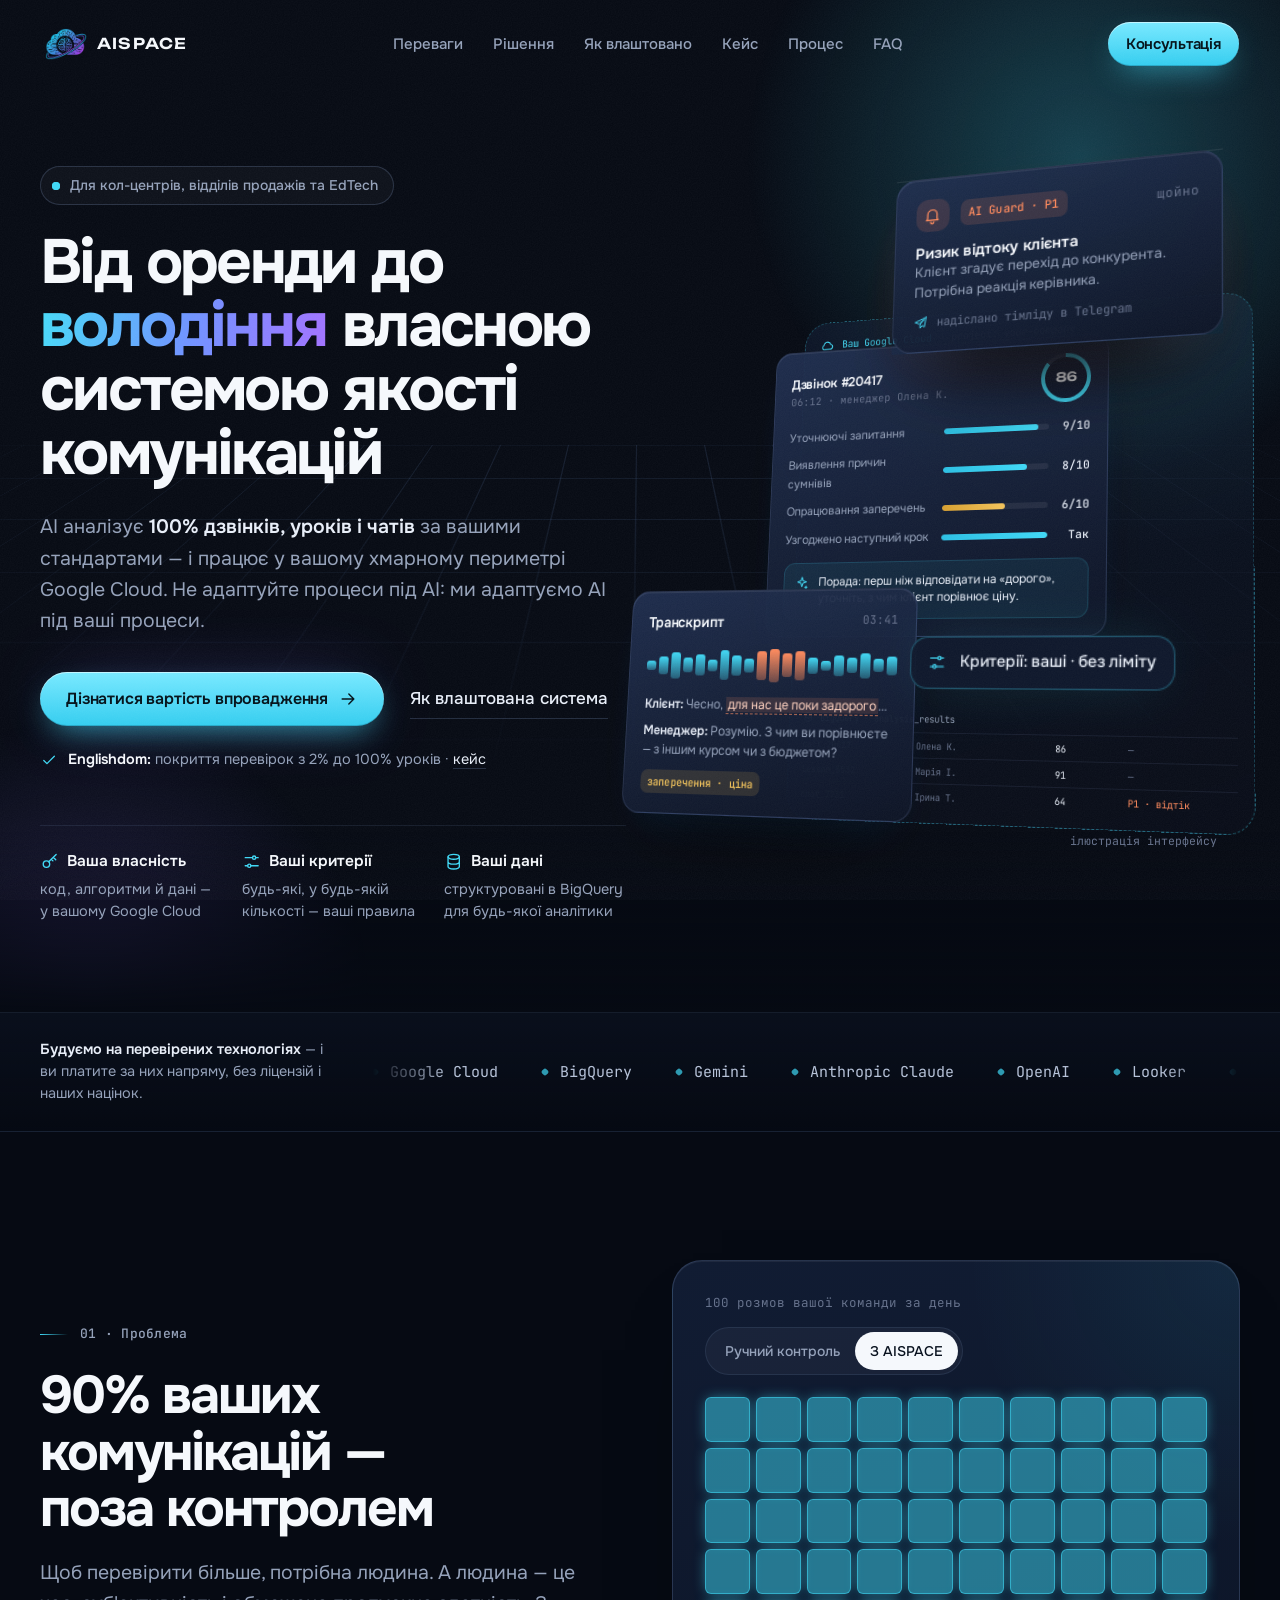
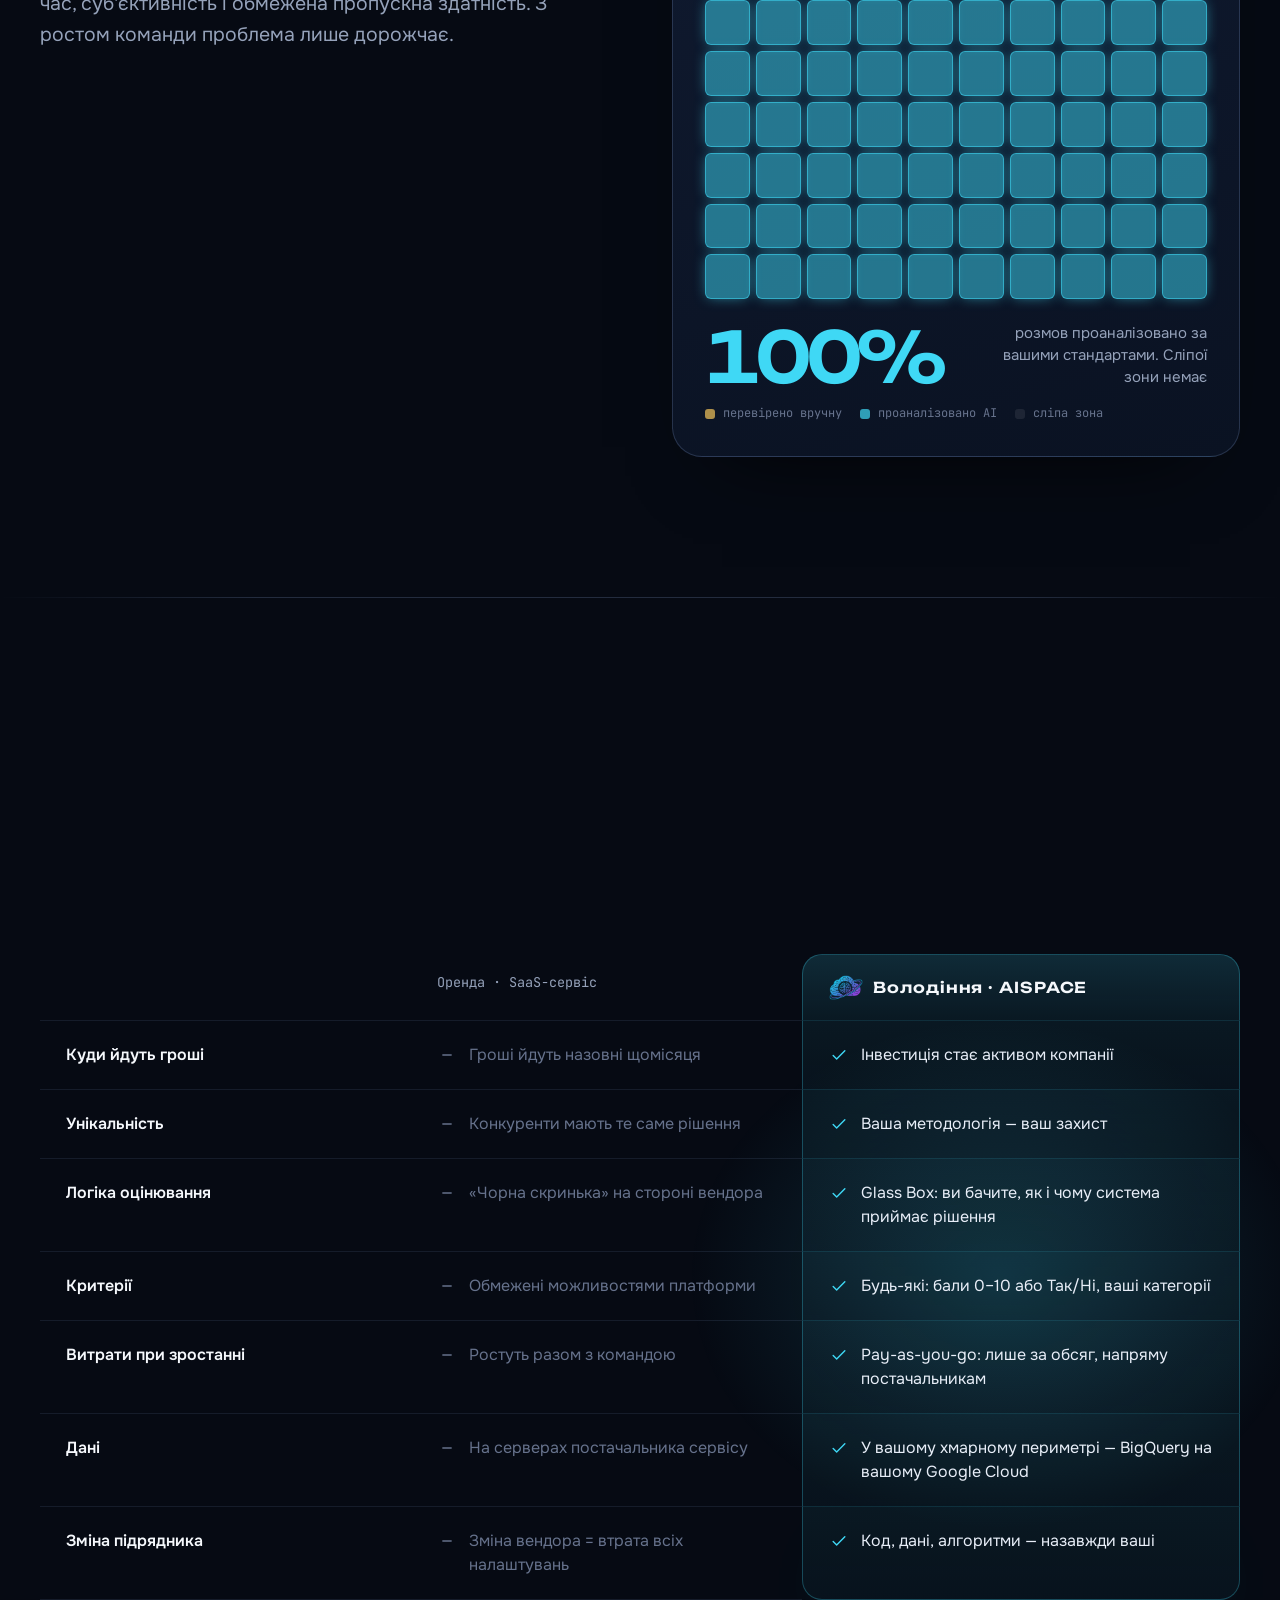
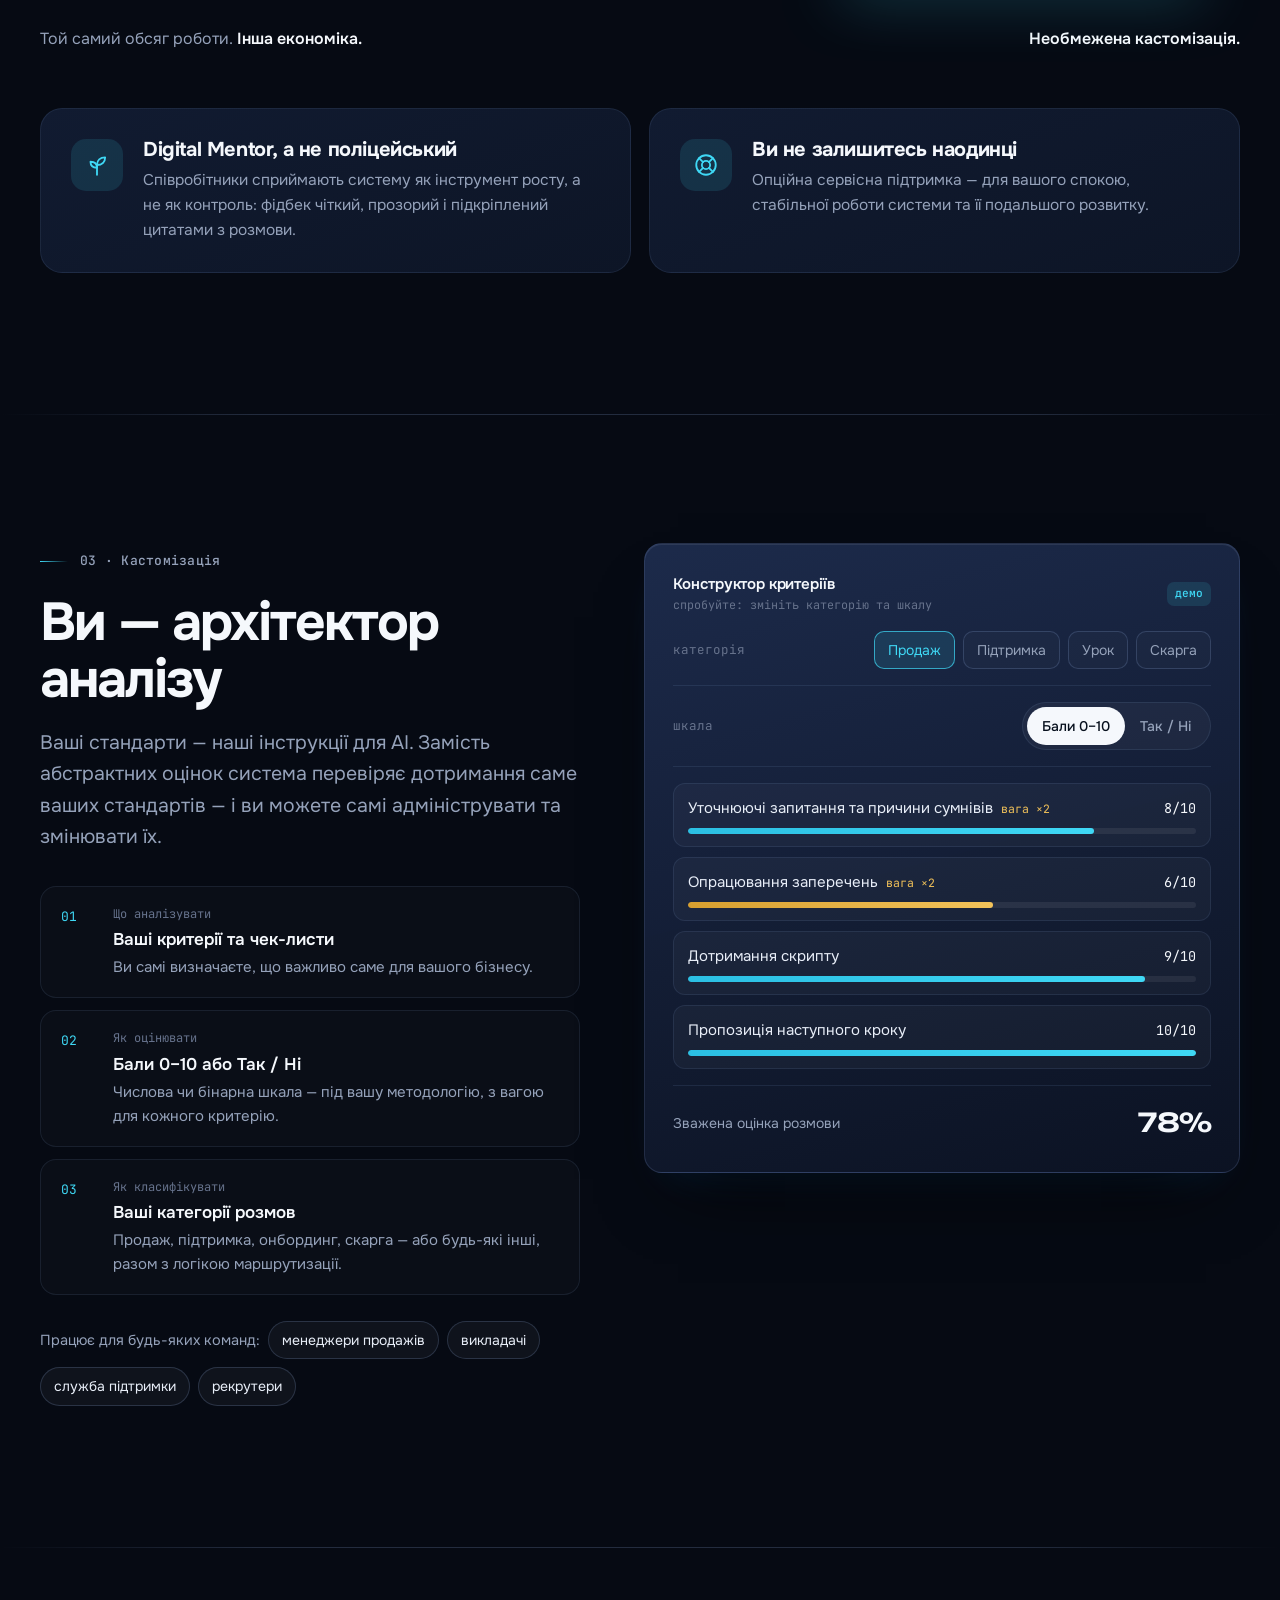
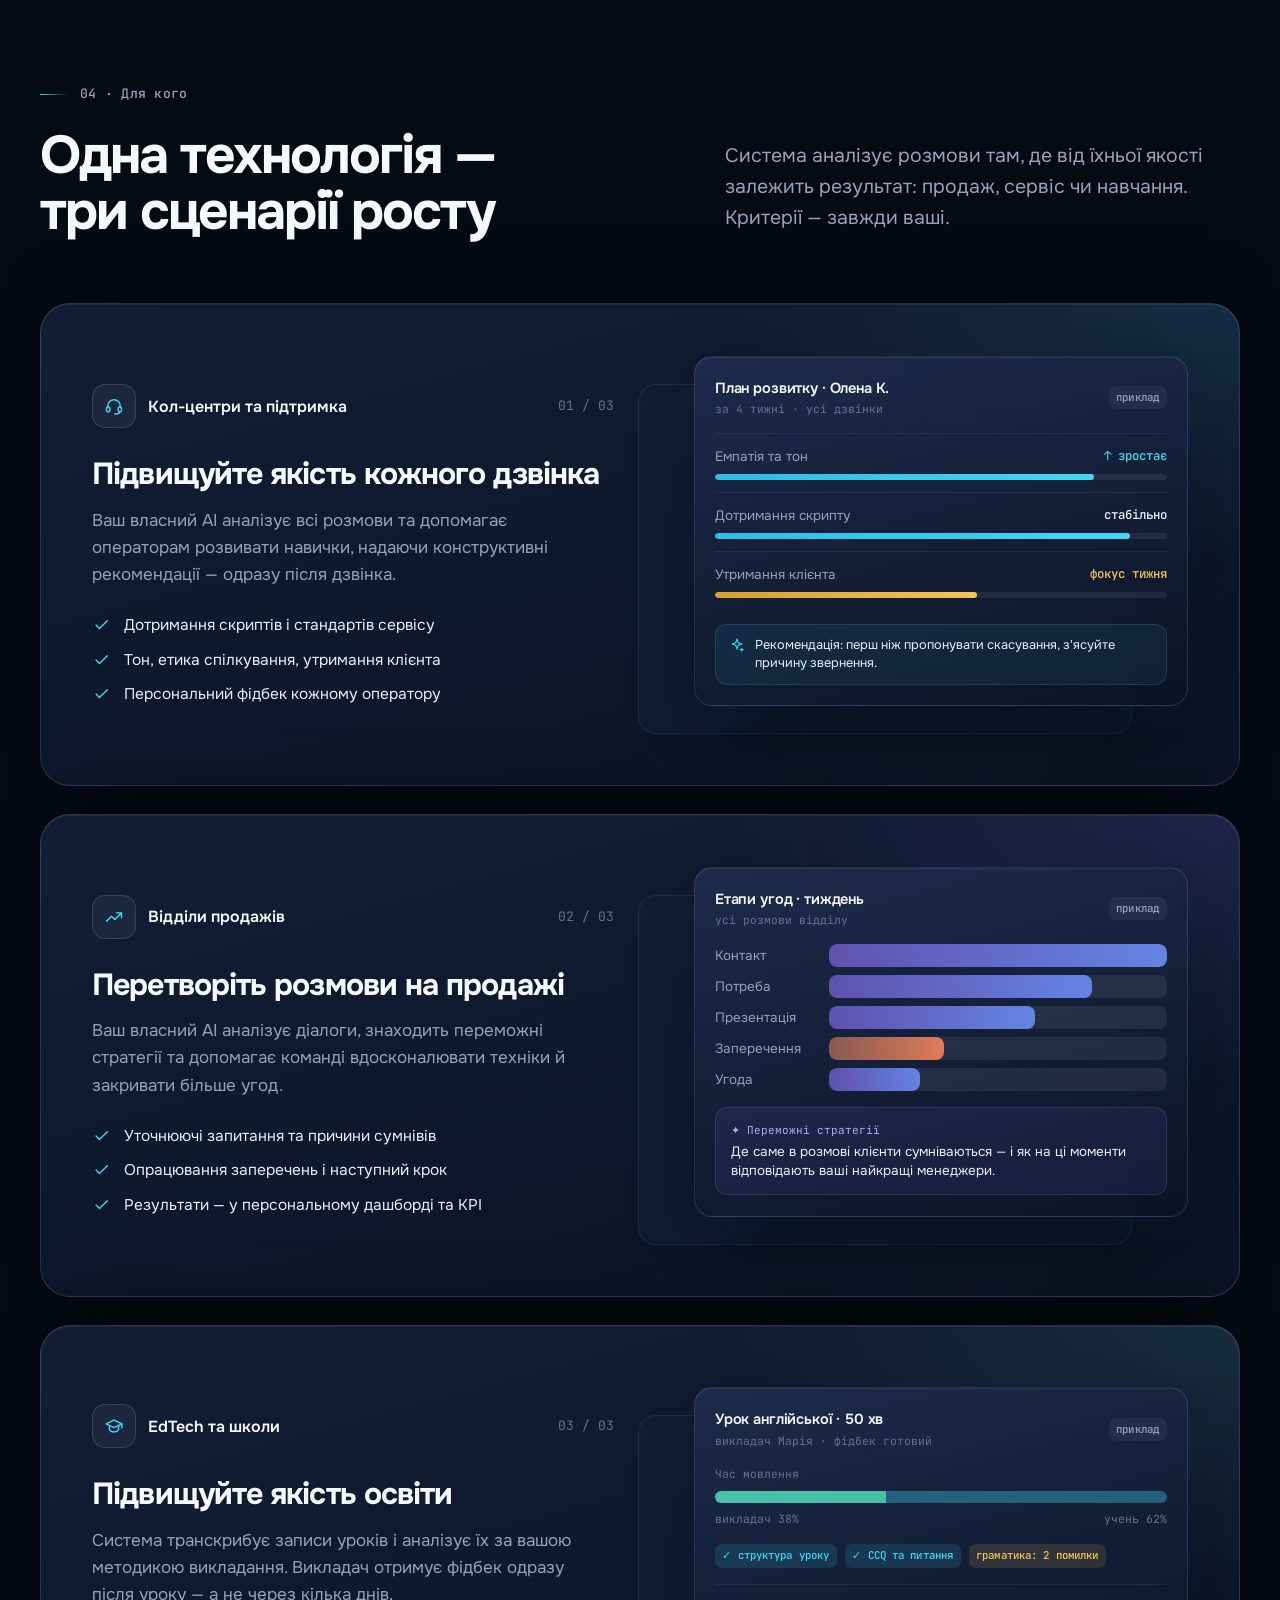
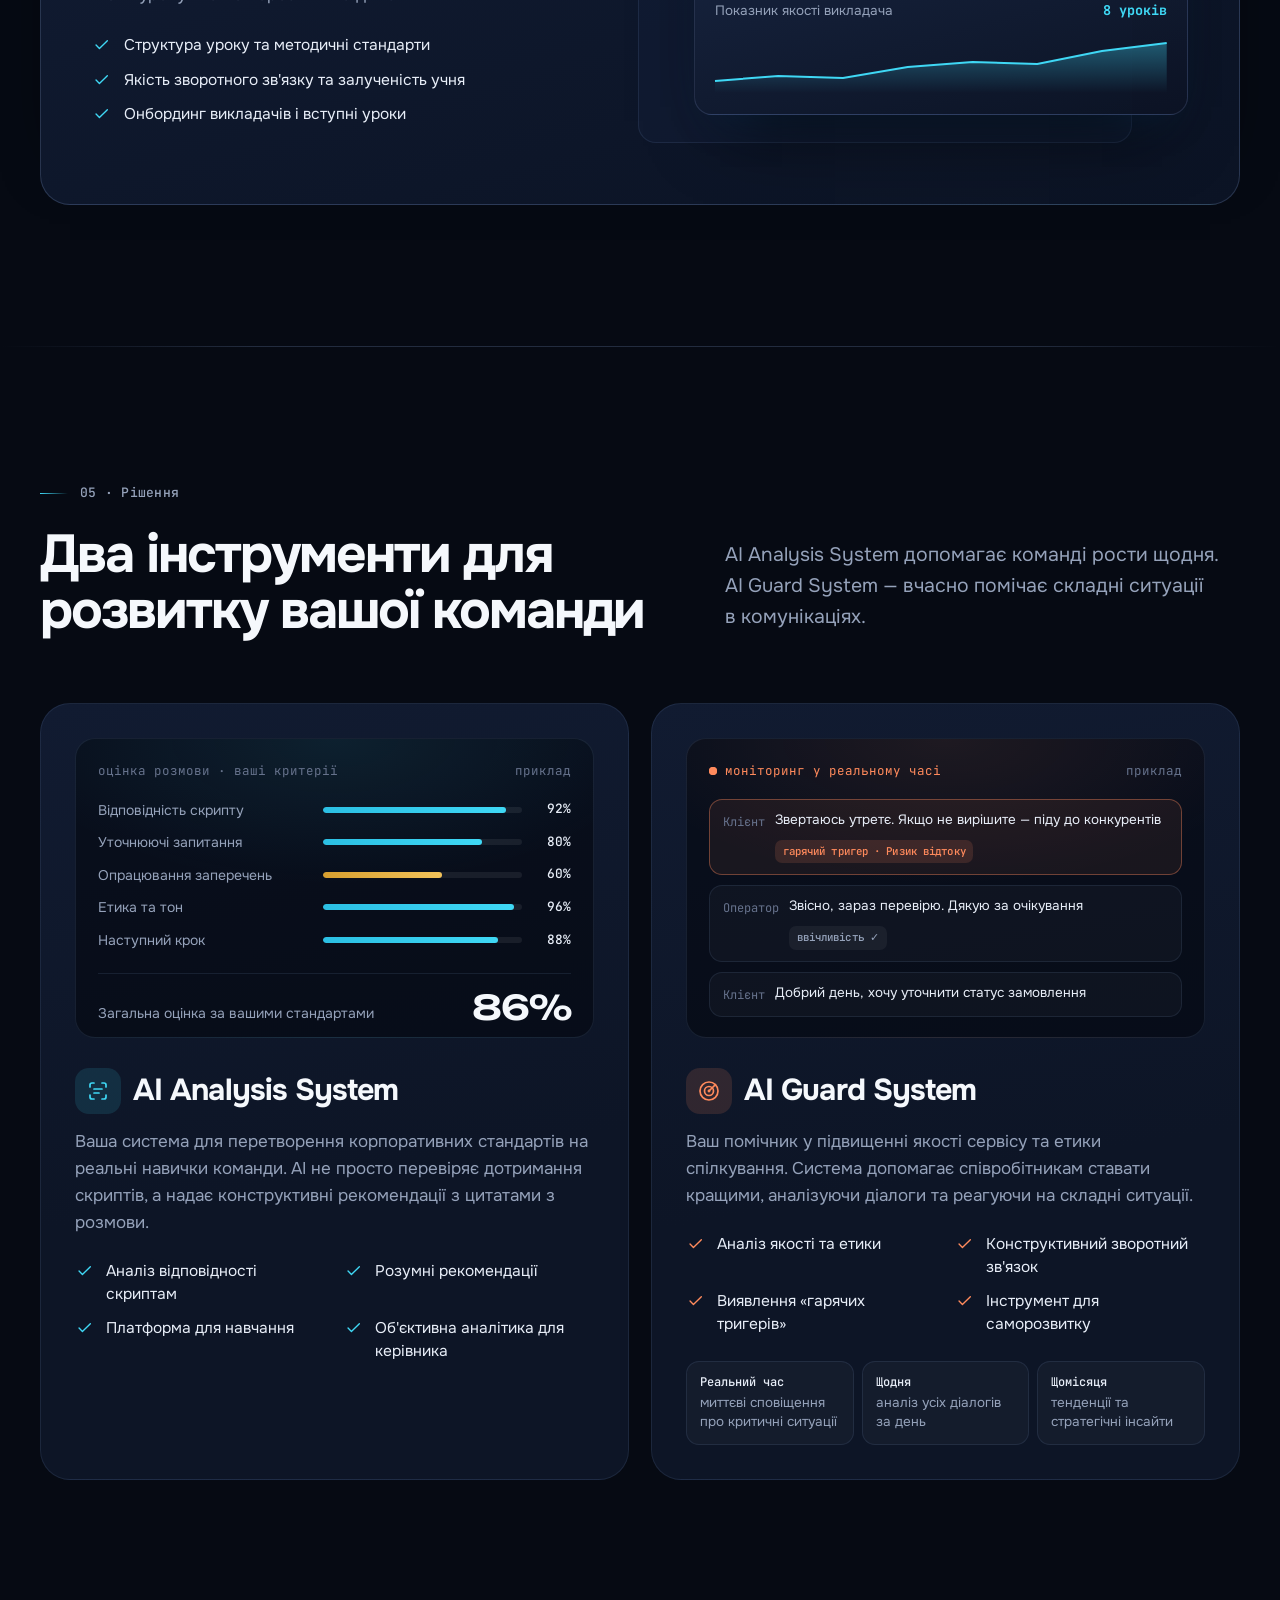
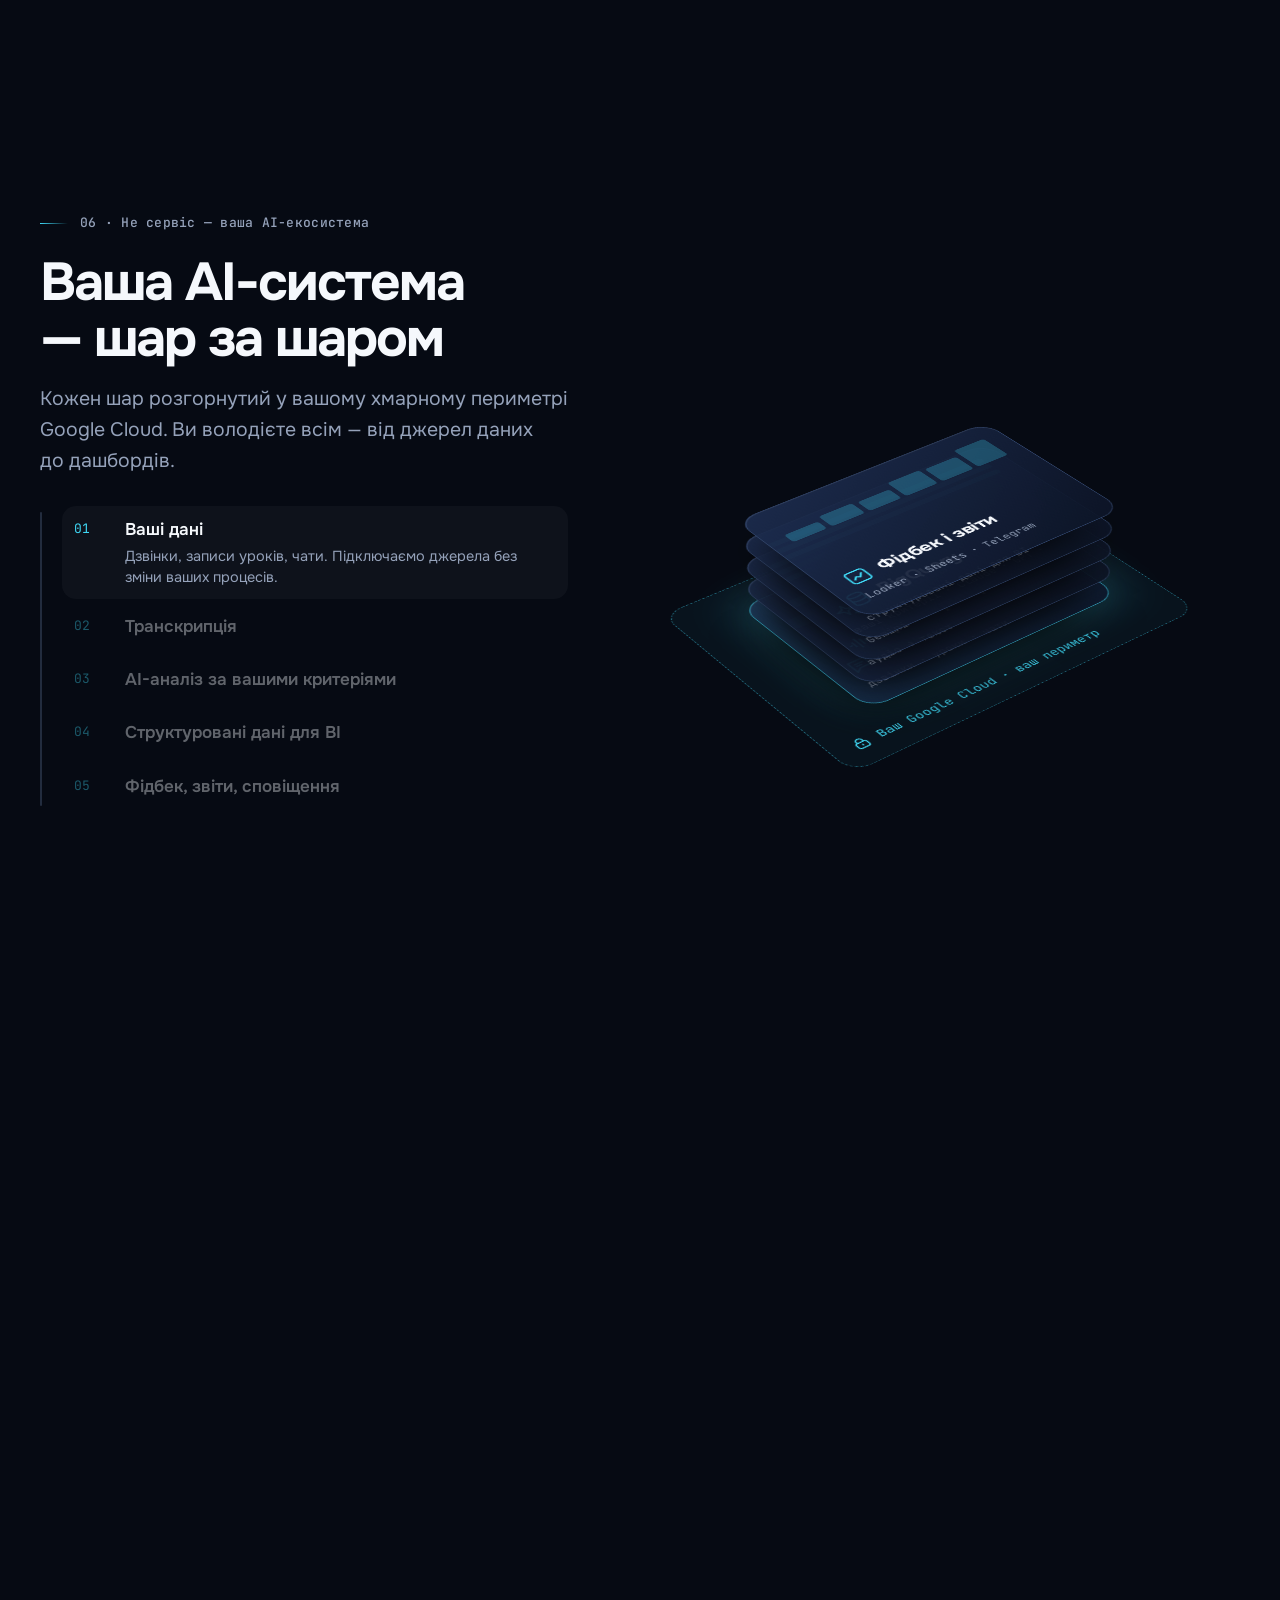
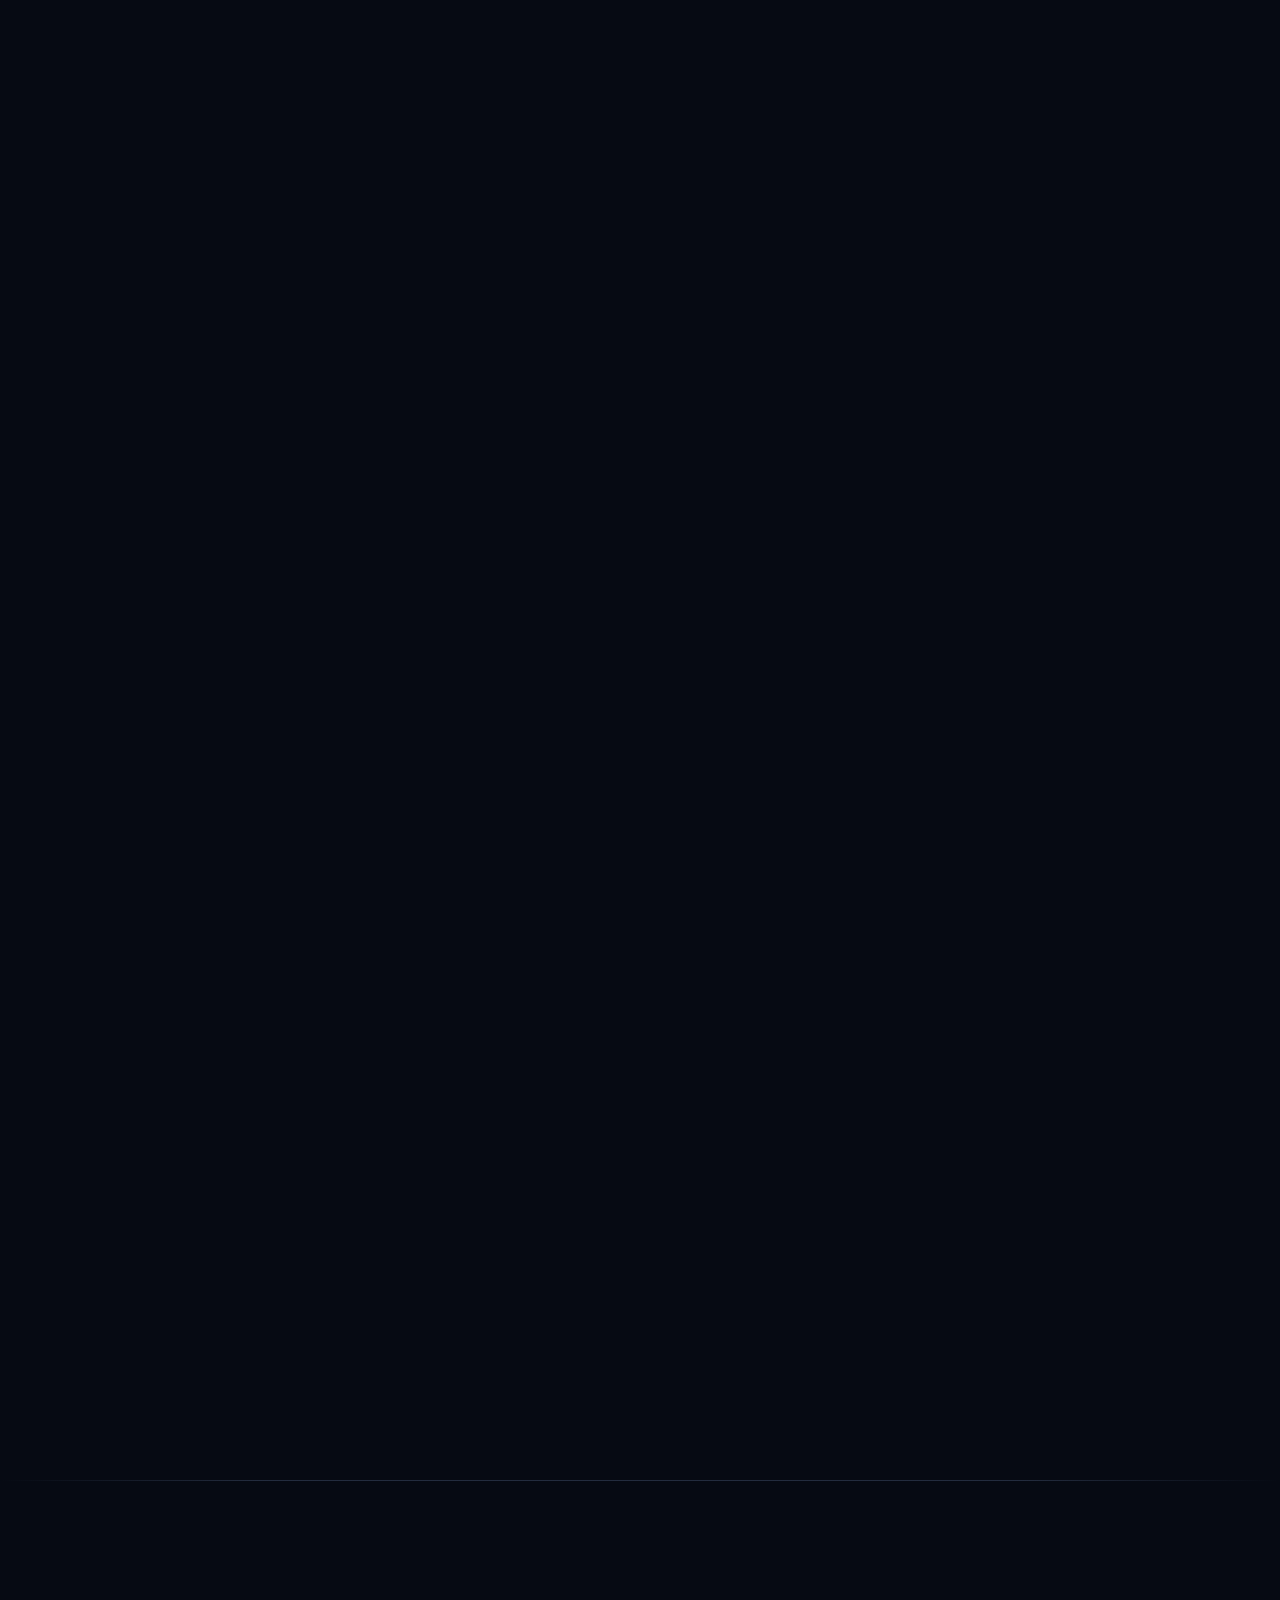
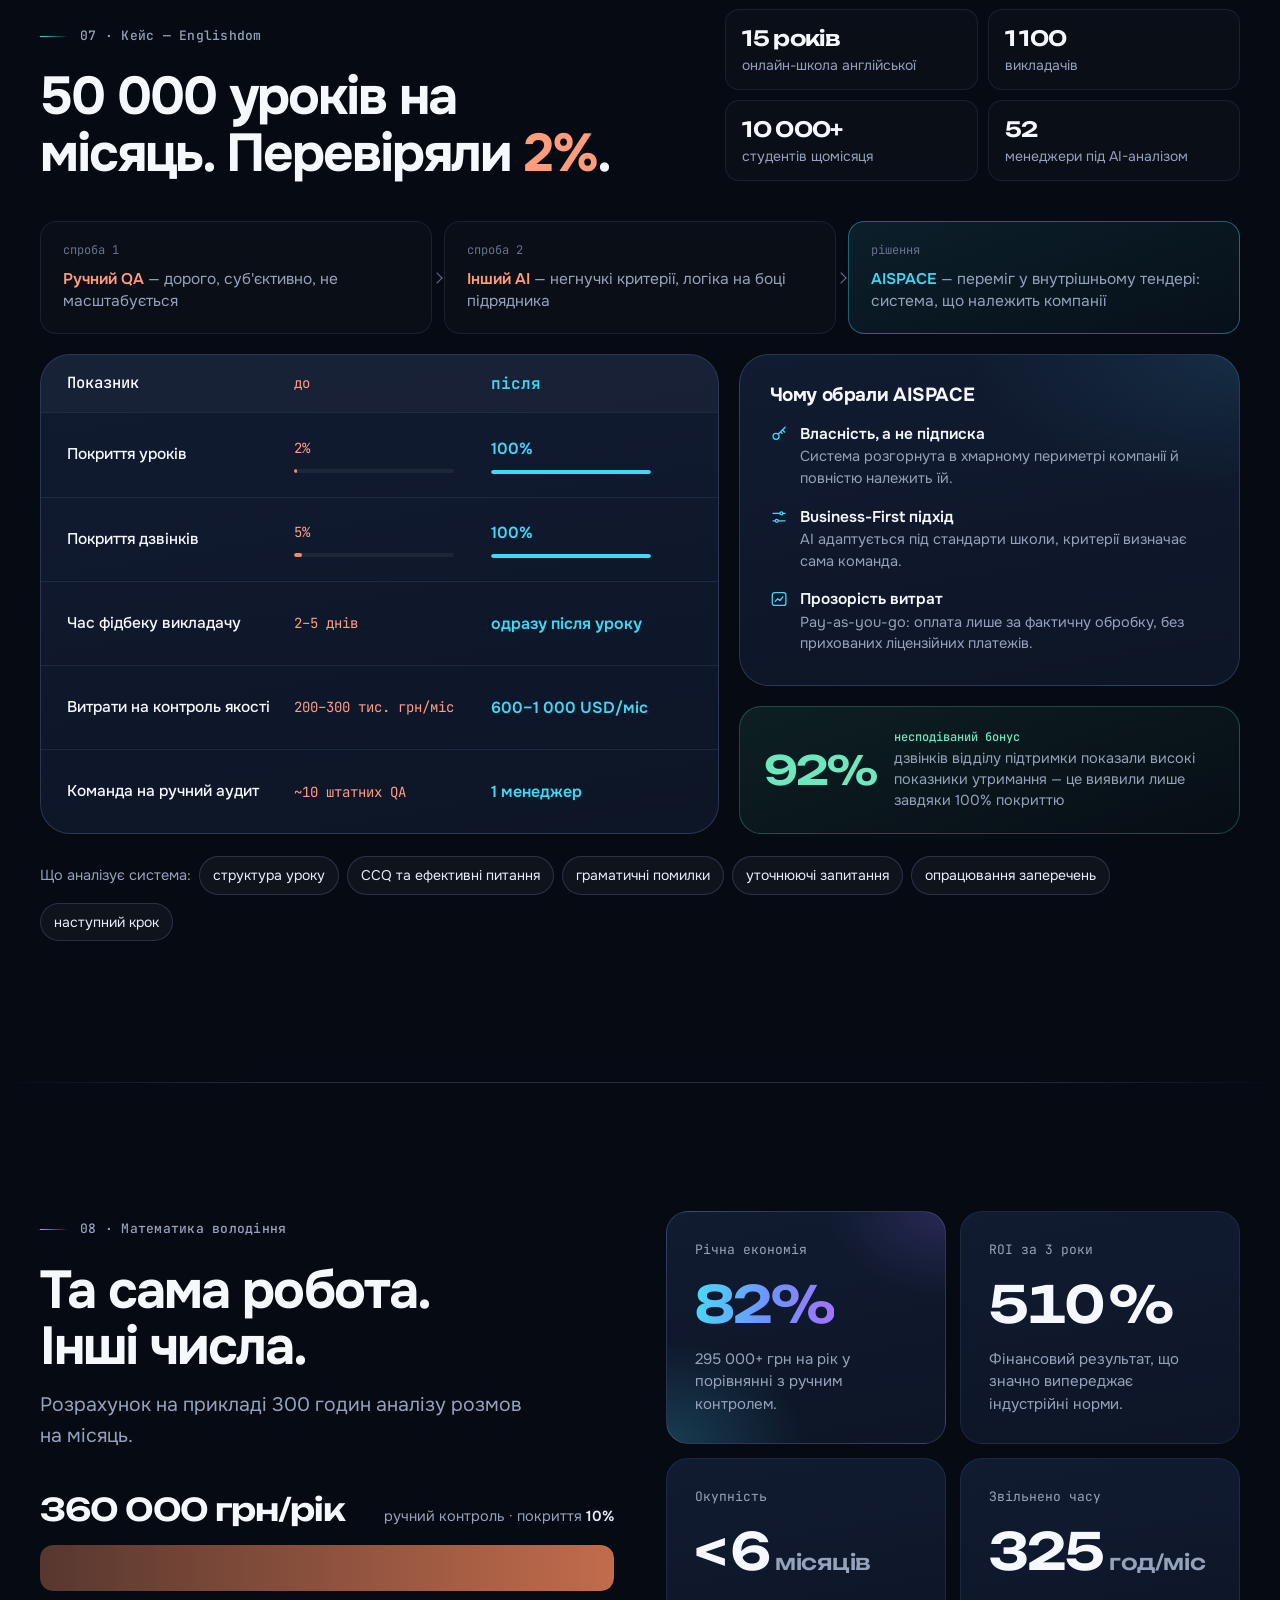
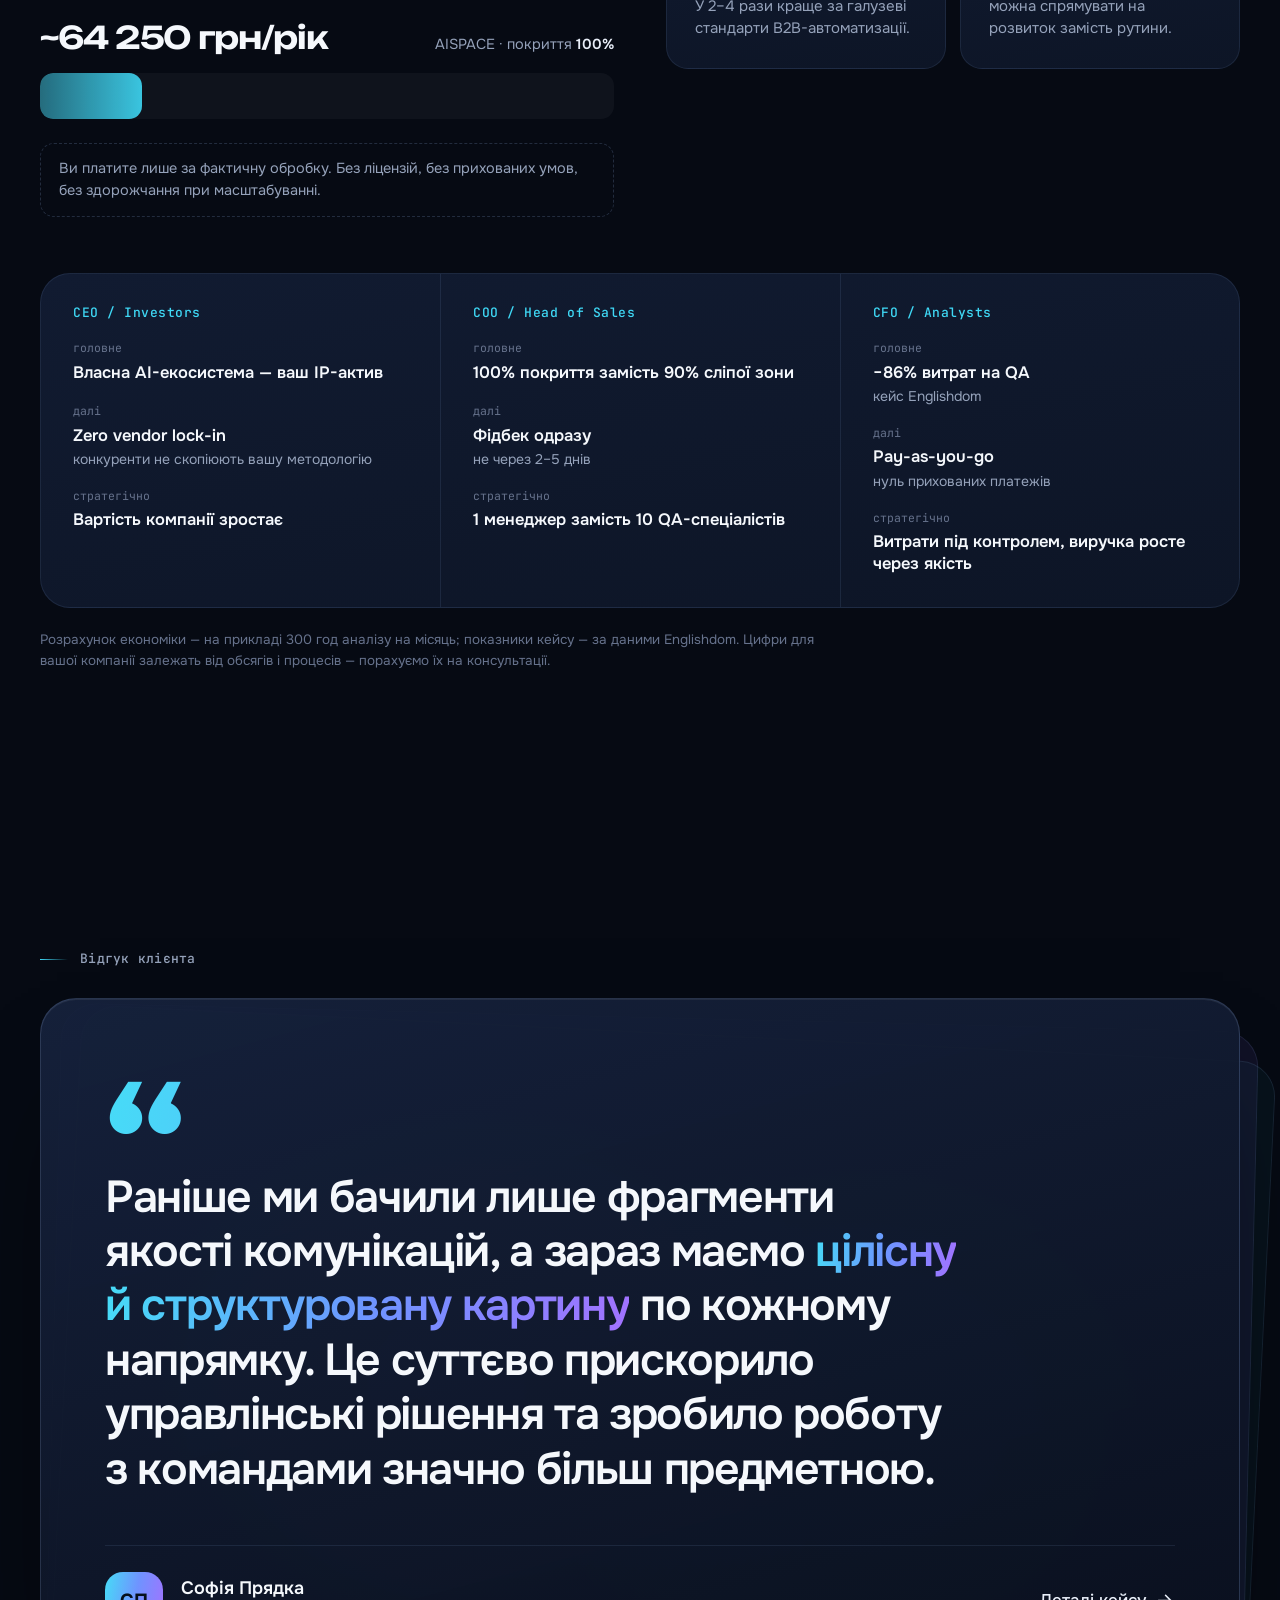
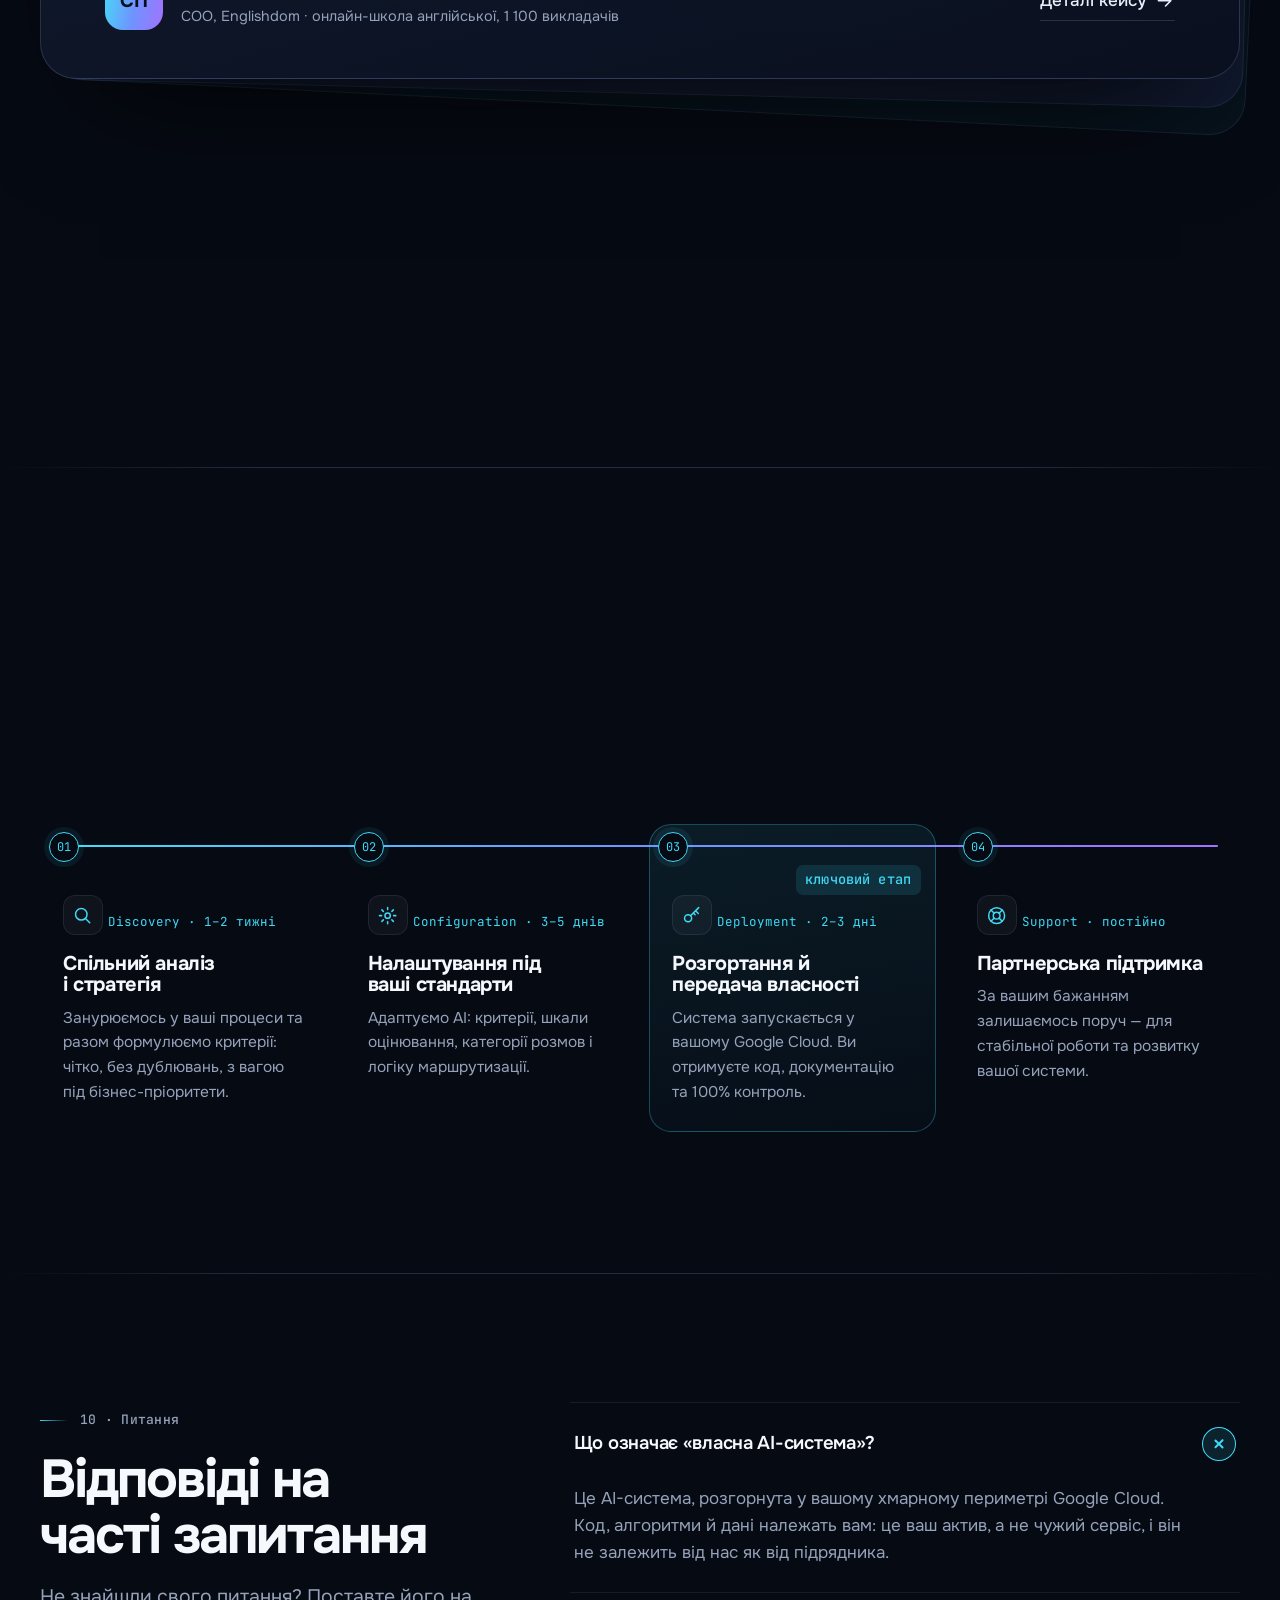
<file: index.html>
<!DOCTYPE html>
<html lang="uk">
<head>
  <meta charset="UTF-8">
  <meta name="viewport" content="width=device-width, initial-scale=1, viewport-fit=cover">
  <script>document.documentElement.classList.add('js')</script>

  <title>Власна AI-система аналізу якості комунікацій — від оренди до володіння | AISPACE</title>
  <meta name="description" content="Власна AI-система аналізу якості та безпеки комунікацій у вашому Google Cloud: 100% дзвінків, уроків і чатів за вашими стандартами, без підписок і ліцензій. Кейс Englishdom: покриття з 2% до 100%. Для кол-центрів, відділів продажів та EdTech.">
  <meta name="robots" content="index, follow">
  <link rel="canonical" href="https://aispace.com.ua/">

  <meta property="og:type" content="website">
  <meta property="og:site_name" content="AISPACE">
  <meta property="og:locale" content="uk_UA">
  <meta property="og:url" content="https://aispace.com.ua/">
  <meta property="og:title" content="AISPACE — від оренди до володіння власною системою якості комунікацій">
  <meta property="og:description" content="100% комунікацій під аналізом за вашими стандартами. Система у вашому Google Cloud: код, дані й алгоритми — назавжди ваші.">
  <meta property="og:image" content="https://aispace.com.ua/assets/og-image.jpg?v=2.1.1">
  <meta property="og:image:type" content="image/jpeg">
  <meta property="og:image:width" content="1200">
  <meta property="og:image:height" content="630">
  <meta property="og:image:alt" content="AISPACE — від оренди до володіння власною AI-системою якості комунікацій">
  <meta name="twitter:card" content="summary_large_image">
  <meta name="twitter:title" content="AISPACE — від оренди до володіння власною системою якості комунікацій">
  <meta name="twitter:description" content="100% комунікацій під аналізом за вашими стандартами. Система у вашому Google Cloud: код, дані й алгоритми — назавжди ваші.">
  <meta name="twitter:image" content="https://aispace.com.ua/assets/og-image.jpg?v=2.1.1">

  <link rel="apple-touch-icon" sizes="180x180" href="/apple-touch-icon.png">
  <link rel="icon" type="image/png" sizes="32x32" href="/favicon-32x32.png">
  <link rel="icon" type="image/png" sizes="16x16" href="/favicon-16x16.png">
  <link rel="manifest" href="/site.webmanifest">
  <meta name="theme-color" content="#060a13">
  <meta name="msapplication-config" content="/browserconfig.xml">

  <link rel="preconnect" href="https://fonts.googleapis.com">
  <link rel="preconnect" href="https://fonts.gstatic.com" crossorigin>
  <link href="https://fonts.googleapis.com/css2?family=JetBrains+Mono:wght@400;500&family=Onest:wght@400;500;600;700&family=Unbounded:wght@500;600&display=swap" rel="stylesheet">
  <!-- ?v= — версія для обходу кешу Cloudflare/браузера: збільшуйте при кожній зміні CSS/JS -->
  <link rel="stylesheet" href="assets/styles.css?v=2.1.0">

  <script type="application/ld+json">
  {
    "@context": "https://schema.org",
    "@type": "Organization",
    "name": "AISPACE",
    "url": "https://aispace.com.ua/",
    "logo": "https://aispace.com.ua/android-chrome-512x512.png",
    "description": "Власні AI-системи аналізу якості та безпеки комунікацій для кол-центрів, відділів продажів та EdTech. Розгортання у хмарному периметрі Google Cloud клієнта.",
    "email": "aispace.integration@gmail.com",
    "telephone": "+380633807686",
    "founder": { "@type": "Person", "name": "Роман Смірнов" },
    "address": { "@type": "PostalAddress", "addressCountry": "UA" },
    "sameAs": ["https://www.linkedin.com/in/roman-smirnov-aispace/"]
  }
  </script>
  <script type="application/ld+json">
  {
    "@context": "https://schema.org",
    "@type": "FAQPage",
    "mainEntity": [
      { "@type": "Question", "name": "Що означає «власна AI-система»?", "acceptedAnswer": { "@type": "Answer", "text": "Це AI-система, розгорнута у вашому хмарному периметрі Google Cloud. Код, алгоритми й дані належать вам: це ваш актив, а не чужий сервіс, і він не залежить від нас як від підрядника." } },
      { "@type": "Question", "name": "Скільки коштує робота системи після впровадження?", "acceptedAnswer": { "@type": "Answer", "text": "Ви платите лише за фактичну обробку (pay-as-you-go) напряму постачальникам хмари та AI — без ліцензій, прихованих умов і здорожчання при масштабуванні. Для орієнтиру: в Englishdom система коштує близько 600–1000 USD на місяць залежно від навантаження." } },
      { "@type": "Question", "name": "Скільки триває впровадження?", "acceptedAnswer": { "@type": "Answer", "text": "Близько 4 тижнів: Discovery — 1–2 тижні, налаштування — 3–5 днів, розгортання — 2–3 дні. Далі — підтримка за вашим бажанням." } },
      { "@type": "Question", "name": "Чи можемо ми самі змінювати критерії?", "acceptedAnswer": { "@type": "Answer", "text": "Так. Ви самостійно регулюєте критерії, логіку їх застосування та формат оцінювання — бали 0–10 або Так/Ні, власні категорії розмов." } },
      { "@type": "Question", "name": "Наскільки точний AI-аналіз?", "acceptedAnswer": { "@type": "Answer", "text": "Понад 95% результатів аналізу проходять експертну перевірку та відповідають стандартизованим критеріям клієнта. Кожна оцінка підкріплена цитатами з розмови, а спірні випадки можна оскаржити." } },
      { "@type": "Question", "name": "Де зберігаються наші дані?", "acceptedAnswer": { "@type": "Answer", "text": "У вашій інфраструктурі: результати аналізу структуруються у BigQuery у вашому проєкті Google Cloud. Ви самі керуєте доступами та будь-якою аналітикою." } },
      { "@type": "Question", "name": "Що потрібно від нас для старту?", "acceptedAnswer": { "@type": "Answer", "text": "Ваші стандарти: скрипти, методика, чек-листи. На етапі Discovery ми разом сформулюємо критерії просто й однозначно та визначимо вагу кожного — найвищу отримують елементи, що найбільше впливають на бізнес-результат." } },
      { "@type": "Question", "name": "Це інструмент контролю персоналу?", "acceptedAnswer": { "@type": "Answer", "text": "Ні, це Digital Mentor, а не поліцейський. Співробітники отримують зрозумілий фідбек одразу після розмови, а керівник — об'єктивну аналітику для рішень." } }
    ]
  }
  </script>
</head>
<body>
  <a class="skip-link" href="#main">Перейти до змісту</a>
  <div class="grain" aria-hidden="true"></div>
  <div class="scroll-progress" aria-hidden="true"></div>

  <!-- Іконки (власний набір, однакова товщина лінії) -->
  <svg width="0" height="0" style="position:absolute" aria-hidden="true">
    <symbol id="i-arrow" viewBox="0 0 24 24"><path d="M5 12h14M13 6l6 6-6 6"/></symbol>
    <symbol id="i-check" viewBox="0 0 24 24"><path d="M5 12.5l4.2 4.2L19 7"/></symbol>
    <symbol id="i-minus" viewBox="0 0 24 24"><path d="M7 12h10"/></symbol>
    <symbol id="i-cloud" viewBox="0 0 24 24"><path d="M7.5 18.5h9.25a4.25 4.25 0 0 0 .52-8.47A6 6 0 0 0 5.6 11.2a3.75 3.75 0 0 0 1.9 7.3Z"/></symbol>
    <symbol id="i-lock" viewBox="0 0 24 24"><rect x="5" y="10.5" width="14" height="10" rx="2.5"/><path d="M8 10.5V8a4 4 0 0 1 8 0v2.5M12 14.5v2"/></symbol>
    <symbol id="i-sliders" viewBox="0 0 24 24"><path d="M4 7h9M17 7h3M4 17h3M11 17h9"/><circle cx="15" cy="7" r="2"/><circle cx="9" cy="17" r="2"/></symbol>
    <symbol id="i-db" viewBox="0 0 24 24"><ellipse cx="12" cy="6" rx="7" ry="3"/><path d="M5 6v12c0 1.66 3.13 3 7 3s7-1.34 7-3V6M5 12c0 1.66 3.13 3 7 3s7-1.34 7-3"/></symbol>
    <symbol id="i-headset" viewBox="0 0 24 24"><path d="M4.5 14v-2a7.5 7.5 0 0 1 15 0v2"/><rect x="3" y="13" width="4" height="6" rx="1.5"/><rect x="17" y="13" width="4" height="6" rx="1.5"/><path d="M19 19c0 1.6-1.6 2.5-4 2.5h-2"/></symbol>
    <symbol id="i-trend" viewBox="0 0 24 24"><path d="M3 17l6-6 4 4 8-8M15 7h6v6"/></symbol>
    <symbol id="i-cap" viewBox="0 0 24 24"><path d="M2.5 9.5 12 5l9.5 4.5L12 14 2.5 9.5Z"/><path d="M6.5 11.6V16c0 1.4 2.5 3 5.5 3s5.5-1.6 5.5-3v-4.4M21.5 9.5v5"/></symbol>
    <symbol id="i-bell" viewBox="0 0 24 24"><path d="M6 16v-5a6 6 0 1 1 12 0v5l1.5 2h-15L6 16Z"/><path d="M10 20.5a2 2 0 0 0 4 0"/></symbol>
    <symbol id="i-spark" viewBox="0 0 24 24"><path d="M12 3l1.9 5.6L19.5 10.5l-5.6 1.9L12 18l-1.9-5.6-5.6-1.9 5.6-1.9L12 3Z"/><path d="M19 17v4M17 19h4"/></symbol>
    <symbol id="i-key" viewBox="0 0 24 24"><circle cx="8" cy="15" r="4"/><path d="M10.8 12.2 20 3M16.5 6.5l3 3M14 9l2 2"/></symbol>
    <symbol id="i-life" viewBox="0 0 24 24"><circle cx="12" cy="12" r="9"/><circle cx="12" cy="12" r="3.8"/><path d="m5.6 5.6 3.7 3.7M14.7 14.7l3.7 3.7M18.4 5.6l-3.7 3.7M9.3 14.7l-3.7 3.7"/></symbol>
    <symbol id="i-sprout" viewBox="0 0 24 24"><path d="M12 21v-9"/><path d="M12 12c0-4.4 3-7 7.5-7 0 4.4-3 7-7.5 7Z"/><path d="M12 14.5C12 11 9.6 9 6 9c0 3.5 2.4 5.5 6 5.5Z"/></symbol>
    <symbol id="i-scan" viewBox="0 0 24 24"><path d="M4 8V6a2 2 0 0 1 2-2h2M16 4h2a2 2 0 0 1 2 2v2M20 16v2a2 2 0 0 1-2 2h-2M8 20H6a2 2 0 0 1-2-2v-2M8 10h8M8 14h5"/></symbol>
    <symbol id="i-radar" viewBox="0 0 24 24"><circle cx="12" cy="12" r="9"/><circle cx="12" cy="12" r="4.5"/><path d="M12 12l6.4-6.4"/><circle cx="12" cy="12" r=".6"/></symbol>
    <symbol id="i-wave" viewBox="0 0 24 24"><path d="M3 12h1.5M7 8.5v7M11 5v14M15 8v8M19 10.5v3"/></symbol>
    <symbol id="i-message" viewBox="0 0 24 24"><path d="M4 5.5h16v11H9.5L4 20.5v-15Z"/><path d="M8 10h8M8 13h5"/></symbol>
    <symbol id="i-chart" viewBox="0 0 24 24"><rect x="3" y="3.5" width="18" height="17" rx="3"/><path d="m7 15 3.2-3.5 3 2.4L17 9"/></symbol>
    <symbol id="i-send" viewBox="0 0 24 24"><path d="M21 3.5 3 11l6.5 2.5L18 6.5l-6.9 8.3.4 5.7 3.3-4.2 3.7 2.7L21 3.5Z"/></symbol>
    <symbol id="i-search" viewBox="0 0 24 24"><circle cx="10.5" cy="10.5" r="6.5"/><path d="m20 20-4.8-4.8"/></symbol>
    <symbol id="i-gear" viewBox="0 0 24 24"><circle cx="12" cy="12" r="3"/><path d="M12 2.8v2.4M12 18.8v2.4M21.2 12h-2.4M5.2 12H2.8M18.5 5.5l-1.7 1.7M7.2 16.8l-1.7 1.7M18.5 18.5l-1.7-1.7M7.2 7.2 5.5 5.5"/></symbol>
    <symbol id="i-rocket" viewBox="0 0 24 24"><path d="M5 19l3-1 8.5-8.5a3.5 3.5 0 0 0-5-5L3 13l-1 3 3 3Z"/><path d="M14 6l4 4M7 14l3 3"/></symbol>
    <symbol id="i-mail" viewBox="0 0 24 24"><rect x="3" y="5" width="18" height="14" rx="2.5"/><path d="M3.8 6.6 12 12.8l8.2-6.2"/></symbol>
    <symbol id="i-phone" viewBox="0 0 24 24"><path d="M6.2 3.5h3l1.6 4.4-2 1.3a10.5 10.5 0 0 0 6 6l1.3-2 4.4 1.6v3a2 2 0 0 1-2.2 2A16.5 16.5 0 0 1 4.2 5.7a2 2 0 0 1 2-2.2Z"/></symbol>
    <symbol id="i-in" viewBox="0 0 24 24"><rect x="3" y="3" width="18" height="18" rx="4"/><path d="M8 10.5V16M8 7.6v.01M11.5 16v-3.2a2.3 2.3 0 0 1 4.6 0V16M11.5 10.5V16"/></symbol>
  </svg>

  <!-- ===== Header ===== -->
  <header class="site-header" id="header">
    <div class="nav-shell">
      <a class="brand" href="#top" aria-label="AISPACE — на початок сторінки">
        <img src="assets/logo-mark.webp?v=2.1.1" width="42" height="31" alt="">
        <span>AISPACE</span>
      </a>
      <nav aria-label="Основна навігація">
        <ul class="nav-links" id="site-nav">
          <li><a href="#benefits">Переваги</a></li>
          <li><a href="#solutions">Рішення</a></li>
          <li><a href="#system">Як влаштовано</a></li>
          <li><a href="#case">Кейс</a></li>
          <li><a href="#how-it-works">Процес</a></li>
          <li><a href="#faq">FAQ</a></li>
        </ul>
      </nav>
      <div class="nav-actions">
        <a class="btn btn-primary btn-sm" href="#cta">Консультація</a>
        <button class="nav-toggle" type="button" aria-expanded="false" aria-controls="site-nav" aria-label="Меню"><span></span></button>
      </div>
    </div>
  </header>

  <main id="main">

    <!-- ===== Hero ===== -->
    <section class="hero" id="top">
      <div class="hero-bg" aria-hidden="true">
        <div class="blob blob-a"></div>
        <div class="blob blob-b"></div>
        <div class="grid-floor"></div>
      </div>

      <div class="container hero-grid">
        <div class="hero-copy">
          <p class="chip" data-reveal><span class="pulse-dot"></span>Для кол-центрів, відділів продажів та EdTech</p>
          <h1 class="h-display" data-reveal style="--d:1">Від оренди до <span class="grad">володіння</span> власною системою якості комунікацій</h1>
          <p class="lead" data-reveal style="--d:2">AI аналізує <strong>100% дзвінків, уроків і чатів</strong> за вашими стандартами — і працює у вашому хмарному периметрі Google Cloud. Не адаптуйте процеси під AI: ми адаптуємо AI під ваші процеси.</p>
          <div class="hero-actions" data-reveal style="--d:3">
            <a class="btn btn-primary" href="#cta">Дізнатися вартість впровадження <svg class="icon"><use href="#i-arrow"/></svg></a>
            <a class="link-arrow" href="#system">Як влаштована система</a>
          </div>
          <p class="proof" data-reveal style="--d:3"><svg class="icon"><use href="#i-check"/></svg><span><b>Englishdom:</b> покриття перевірок з 2% до 100% уроків · <a href="#case">кейс</a></span></p>
          <ul class="own-list" data-reveal style="--d:4">
            <li><strong><svg class="icon"><use href="#i-key"/></svg>Ваша власність</strong>код, алгоритми й дані — у вашому Google Cloud</li>
            <li><strong><svg class="icon"><use href="#i-sliders"/></svg>Ваші критерії</strong>будь-які, у будь-якій кількості — ваші правила</li>
            <li><strong><svg class="icon"><use href="#i-db"/></svg>Ваші дані</strong>структуровані в BigQuery для будь-якої аналітики</li>
          </ul>
        </div>

        <!-- Шари системи: периметр клієнта → оцінка → транскрипт → алерт -->
        <div class="hero-visual" aria-hidden="true">
          <div class="scene">
            <div class="layer cloud-frame" style="--z:-110">
              <div class="cloud-label"><svg class="icon"><use href="#i-cloud"/></svg>Ваш Google Cloud <em>· project: your-company</em></div>
              <div class="bq-table">
                <div class="bq-title"><svg class="icon"><use href="#i-db"/></svg>BigQuery · analysis_results</div>
                <div class="bq-row"><span>call_20417</span><span>Олена К.</span><span>86</span><span>—</span></div>
                <div class="bq-row"><span>lesson_5532</span><span>Марія І.</span><span>91</span><span>—</span></div>
                <div class="bq-row"><span>chat_7731</span><span>Ірина Т.</span><span>64</span><span style="color:var(--signal)">P1 · відтік</span></div>
              </div>
            </div>

            <div class="layer card-score" style="--z:0">
              <div class="ui-card float" style="--fd:-1s">
                <div class="ui-head">
                  <div>
                    <div class="ui-title">Дзвінок #20417</div>
                    <div class="ui-meta">06:12 · менеджер Олена К.</div>
                  </div>
                  <div class="score-ring" style="--v:86"><span>86</span></div>
                </div>
                <div class="crit">
                  <div class="crit-row">Уточнюючі запитання<div class="bar"><i style="--v:90"></i></div><b>9/10</b></div>
                  <div class="crit-row">Виявлення причин сумнівів<div class="bar"><i style="--v:80"></i></div><b>8/10</b></div>
                  <div class="crit-row">Опрацювання заперечень<div class="bar is-mid"><i style="--v:60"></i></div><b>6/10</b></div>
                  <div class="crit-row">Узгоджено наступний крок<div class="bar"><i style="--v:100"></i></div><b>Так</b></div>
                </div>
                <div class="rec"><svg class="icon"><use href="#i-spark"/></svg><span>Порада: перш ніж відповідати на «дорого», уточніть, з чим клієнт порівнює ціну.</span></div>
              </div>
            </div>

            <div class="layer card-transcript" style="--z:80">
              <div class="ui-card float" style="--fd:-3s">
                <div class="ui-head"><div class="ui-title">Транскрипт</div><div class="ui-meta">03:41</div></div>
                <div class="wave">
                  <i style="--h:30;--i:1"></i><i style="--h:55;--i:2"></i><i style="--h:80;--i:3"></i><i style="--h:45;--i:4"></i><i style="--h:65;--i:5"></i><i style="--h:35;--i:6"></i><i style="--h:90;--i:7"></i><i style="--h:60;--i:8"></i><i style="--h:40;--i:9"></i><i class="is-hot" style="--h:85;--i:10"></i><i class="is-hot" style="--h:100;--i:11"></i><i class="is-hot" style="--h:70;--i:12"></i><i class="is-hot" style="--h:88;--i:13"></i><i style="--h:50;--i:14"></i><i style="--h:30;--i:15"></i><i style="--h:62;--i:16"></i><i style="--h:44;--i:17"></i><i style="--h:75;--i:18"></i><i style="--h:38;--i:19"></i><i style="--h:56;--i:20"></i>
                </div>
                <p class="line"><b>Клієнт:</b> Чесно, <mark>для нас це поки задорого</mark>…</p>
                <p class="line"><b>Менеджер:</b> Розумію. З чим ви порівнюєте — з іншим курсом чи з бюджетом?</p>
                <div class="line-tag"><span class="tag tag-amber">заперечення · ціна</span></div>
              </div>
            </div>

            <div class="layer card-alert" style="--z:150">
              <div class="ui-card float" style="--fd:-5s">
                <div class="alert-top">
                  <span class="alert-ico"><svg class="icon"><use href="#i-bell"/></svg></span>
                  <span class="tag tag-signal">AI Guard · P1</span>
                  <span class="ui-meta" style="margin-left:auto">щойно</span>
                </div>
                <div class="alert-title">Ризик відтоку клієнта</div>
                <p class="alert-text">Клієнт згадує перехід до конкурента. Потрібна реакція керівника.</p>
                <div class="alert-foot"><svg class="icon"><use href="#i-send"/></svg>надіслано тімліду в Telegram</div>
              </div>
            </div>

            <div class="layer chip-criteria" style="--z:200">
              <svg class="icon"><use href="#i-sliders"/></svg>Критерії: ваші · без ліміту
            </div>
          </div>
          <span class="visual-caption">ілюстрація інтерфейсу</span>
        </div>
      </div>
    </section>

    <!-- ===== Стек ===== -->
    <div class="stack-strip">
      <div class="container">
        <p><strong>Будуємо на перевірених технологіях</strong> — і ви платите за них напряму, без ліцензій і наших націнок.</p>
        <div class="marquee" aria-label="Технології: Google Cloud, BigQuery, Gemini, Anthropic Claude, OpenAI, Looker, Google Sheets, Telegram, Cloud Functions, Pub/Sub">
          <div class="marquee-track">
            <ul>
              <li>Google Cloud</li><li>BigQuery</li><li>Gemini</li><li>Anthropic Claude</li><li>OpenAI</li><li>Looker</li><li>Google Sheets</li><li>Telegram</li><li>Cloud Functions</li><li>Pub/Sub</li>
            </ul>
            <ul aria-hidden="true">
              <li>Google Cloud</li><li>BigQuery</li><li>Gemini</li><li>Anthropic Claude</li><li>OpenAI</li><li>Looker</li><li>Google Sheets</li><li>Telegram</li><li>Cloud Functions</li><li>Pub/Sub</li>
            </ul>
          </div>
        </div>
      </div>
    </div>

    <!-- ===== 01 · Проблема ===== -->
    <section class="section" id="problem" data-nav="benefits">
      <div class="container problem-grid">
        <div>
          <p class="eyebrow" data-reveal>01 · Проблема</p>
          <h2 class="h-section" data-reveal style="--d:1">90% ваших комунікацій — поза контролем</h2>
          <p class="lead" data-reveal style="--d:2">Щоб перевірити більше, потрібна людина. А людина — це час, суб'єктивність і обмежена пропускна здатність. З ростом команди проблема лише дорожчає.</p>
          <div class="pain-list" data-reveal style="--d:3">
            <div class="pain"><b>5–10%</b><span>покриття при ручному контролі — навіть з великою командою</span></div>
            <div class="pain"><b>200–300 тис. грн</b><span>на місяць коштують 10 QA-спеціалістів за те саме невелике покриття</span></div>
            <div class="pain"><b>Людина = обмеження</b><span>час, суб'єктивність і пропускна здатність — не масштабуються</span></div>
          </div>
        </div>

        <div class="coverage" data-coverage data-reveal style="--d:1">
          <div class="coverage-head">
            <span class="ui-meta">100 розмов вашої команди за день</span>
            <div class="seg-toggle" role="group" aria-label="Режим контролю">
              <button type="button" aria-pressed="true" data-mode="manual">Ручний контроль</button>
              <button type="button" aria-pressed="false" data-mode="ai">З AISPACE</button>
            </div>
          </div>
          <div class="cells" data-cells aria-hidden="true"></div>
          <div class="coverage-foot">
            <div class="cov-value" aria-live="polite"><span data-cov-value>10</span>%</div>
            <p class="cov-label" data-cov-label>перевірено вибірково. Решта 90% — сліпа зона</p>
          </div>
          <div class="cov-legend" aria-hidden="true">
            <span><i class="is-amber"></i>перевірено вручну</span>
            <span><i class="is-cyan"></i>проаналізовано AI</span>
            <span><i></i>сліпа зона</span>
          </div>
        </div>
      </div>
    </section>

    <div class="section-divider" aria-hidden="true"></div>

    <!-- ===== 02 · Оренда vs Володіння ===== -->
    <section class="section" id="benefits">
      <div class="container">
        <div class="section-head">
          <div>
            <p class="eyebrow" data-reveal>02 · Наша відмінність</p>
            <h2 class="h-section" data-reveal style="--d:1">Два підходи до контролю якості</h2>
          </div>
          <p class="lead" data-reveal style="--d:2">Більшість AI-сервісів здають функціонал в оренду: гроші йдуть назовні щомісяця, а логіка системи й налаштування лишаються на боці вендора. Ми будуємо систему під ваші процеси й передаємо її вам.</p>
        </div>

        <div class="compare" role="table" aria-label="Порівняння: оренда AI-сервісу та власна система AISPACE" data-reveal>
          <div class="c-row c-head" role="row">
            <div class="c-label" role="columnheader"><span class="sr-only">Параметр</span></div>
            <div class="c-saas" role="columnheader">Оренда · SaaS-сервіс</div>
            <div class="c-us" role="columnheader"><img src="assets/logo-mark.webp?v=2.1.1" width="34" height="25" alt="">Володіння · AISPACE</div>
          </div>
          <div class="c-row" role="row">
            <div class="c-label" role="rowheader">Куди йдуть гроші</div>
            <div class="c-saas" role="cell"><svg class="icon"><use href="#i-minus"/></svg>Гроші йдуть назовні щомісяця</div>
            <div class="c-us" role="cell"><svg class="icon"><use href="#i-check"/></svg>Інвестиція стає активом компанії</div>
          </div>
          <div class="c-row" role="row">
            <div class="c-label" role="rowheader">Унікальність</div>
            <div class="c-saas" role="cell"><svg class="icon"><use href="#i-minus"/></svg>Конкуренти мають те саме рішення</div>
            <div class="c-us" role="cell"><svg class="icon"><use href="#i-check"/></svg>Ваша методологія — ваш захист</div>
          </div>
          <div class="c-row" role="row">
            <div class="c-label" role="rowheader">Логіка оцінювання</div>
            <div class="c-saas" role="cell"><svg class="icon"><use href="#i-minus"/></svg>«Чорна скринька» на стороні вендора</div>
            <div class="c-us" role="cell"><svg class="icon"><use href="#i-check"/></svg>Glass Box: ви бачите, як і чому система приймає рішення</div>
          </div>
          <div class="c-row" role="row">
            <div class="c-label" role="rowheader">Критерії</div>
            <div class="c-saas" role="cell"><svg class="icon"><use href="#i-minus"/></svg>Обмежені можливостями платформи</div>
            <div class="c-us" role="cell"><svg class="icon"><use href="#i-check"/></svg>Будь-які: бали 0–10 або Так/Ні, ваші категорії</div>
          </div>
          <div class="c-row" role="row">
            <div class="c-label" role="rowheader">Витрати при зростанні</div>
            <div class="c-saas" role="cell"><svg class="icon"><use href="#i-minus"/></svg>Ростуть разом з командою</div>
            <div class="c-us" role="cell"><svg class="icon"><use href="#i-check"/></svg>Pay-as-you-go: лише за обсяг, напряму постачальникам</div>
          </div>
          <div class="c-row" role="row">
            <div class="c-label" role="rowheader">Дані</div>
            <div class="c-saas" role="cell"><svg class="icon"><use href="#i-minus"/></svg>На серверах постачальника сервісу</div>
            <div class="c-us" role="cell"><svg class="icon"><use href="#i-check"/></svg>У вашому хмарному периметрі — BigQuery на вашому Google Cloud</div>
          </div>
          <div class="c-row" role="row">
            <div class="c-label" role="rowheader">Зміна підрядника</div>
            <div class="c-saas" role="cell"><svg class="icon"><use href="#i-minus"/></svg>Зміна вендора = втрата всіх налаштувань</div>
            <div class="c-us" role="cell"><svg class="icon"><use href="#i-check"/></svg>Код, дані, алгоритми — назавжди ваші</div>
          </div>
        </div>
        <p class="compare-foot" data-reveal><span>Той самий обсяг роботи. <strong>Інша економіка.</strong></span><strong>Необмежена кастомізація.</strong></p>

        <div class="principles">
          <article class="principle spot" data-reveal>
            <div class="principle-ico"><svg class="icon"><use href="#i-sprout"/></svg></div>
            <div>
              <h3>Digital Mentor, а не поліцейський</h3>
              <p>Співробітники сприймають систему як інструмент росту, а не як контроль: фідбек чіткий, прозорий і підкріплений цитатами з розмови.</p>
            </div>
          </article>
          <article class="principle spot" data-reveal style="--d:1">
            <div class="principle-ico"><svg class="icon"><use href="#i-life"/></svg></div>
            <div>
              <h3>Ви не залишитесь наодинці</h3>
              <p>Опційна сервісна підтримка — для вашого спокою, стабільної роботи системи та її подальшого розвитку.</p>
            </div>
          </article>
        </div>
      </div>
    </section>

    <div class="section-divider" aria-hidden="true"></div>

    <!-- ===== 03 · Ви — архітектор аналізу ===== -->
    <section class="section" id="architect" data-nav="benefits">
      <div class="container arch-grid">
        <div>
          <p class="eyebrow" data-reveal>03 · Кастомізація</p>
          <h2 class="h-section" data-reveal style="--d:1">Ви — архітектор аналізу</h2>
          <p class="lead" data-reveal style="--d:2">Ваші стандарти — наші інструкції для AI. Замість абстрактних оцінок система перевіряє дотримання саме ваших стандартів — і ви можете самі адмініструвати та змінювати їх.</p>
          <div class="arch-points">
            <div class="arch-point" data-reveal><span class="n">01</span><small>Що аналізувати</small><b>Ваші критерії та чек-листи</b><p>Ви самі визначаєте, що важливо саме для вашого бізнесу.</p></div>
            <div class="arch-point" data-reveal style="--d:1"><span class="n">02</span><small>Як оцінювати</small><b>Бали 0–10 або Так / Ні</b><p>Числова чи бінарна шкала — під вашу методологію, з вагою для кожного критерію.</p></div>
            <div class="arch-point" data-reveal style="--d:2"><span class="n">03</span><small>Як класифікувати</small><b>Ваші категорії розмов</b><p>Продаж, підтримка, онбординг, скарга — або будь-які інші, разом з логікою маршрутизації.</p></div>
          </div>
          <div class="works-for" data-reveal style="--d:3">Працює для будь-яких команд: <span class="pill">менеджери продажів</span><span class="pill">викладачі</span><span class="pill">служба підтримки</span><span class="pill">рекрутери</span></div>
        </div>

        <div class="builder-wrap" data-reveal style="--d:1">
          <div class="ui-card builder" data-builder>
            <div class="ui-head">
              <div><div class="ui-title">Конструктор критеріїв</div><div class="ui-meta">спробуйте: змініть категорію та шкалу</div></div>
              <span class="tag">демо</span>
            </div>
            <div class="builder-row">
              <span class="builder-label">категорія</span>
              <div class="cat-chips" role="group" aria-label="Категорія розмови">
                <button class="cat" type="button" aria-pressed="true" data-cat="sales">Продаж</button>
                <button class="cat" type="button" aria-pressed="false" data-cat="support">Підтримка</button>
                <button class="cat" type="button" aria-pressed="false" data-cat="lesson">Урок</button>
                <button class="cat" type="button" aria-pressed="false" data-cat="complaint">Скарга</button>
              </div>
            </div>
            <div class="builder-row">
              <span class="builder-label">шкала</span>
              <div class="seg-toggle" role="group" aria-label="Шкала оцінювання">
                <button type="button" aria-pressed="true" data-scale="points">Бали 0–10</button>
                <button type="button" aria-pressed="false" data-scale="binary">Так / Ні</button>
              </div>
            </div>
            <div class="builder-list" data-builder-list aria-live="polite"></div>
            <div class="builder-total"><span data-builder-caption>Зважена оцінка розмови</span><b data-builder-total>—</b></div>
          </div>
        </div>
      </div>
    </section>

    <div class="section-divider" aria-hidden="true"></div>

    <!-- ===== 04 · Для кого ===== -->
    <section class="section" id="solutions">
      <div class="container">
        <div class="section-head">
          <div>
            <p class="eyebrow" data-reveal>04 · Для кого</p>
            <h2 class="h-section" data-reveal style="--d:1">Одна технологія — три сценарії росту</h2>
          </div>
          <p class="lead" data-reveal style="--d:2">Система аналізує розмови там, де від їхньої якості залежить результат: продаж, сервіс чи навчання. Критерії — завжди ваші.</p>
        </div>

        <div class="segments">
          <!-- Кол-центри -->
          <article class="seg-card" style="--i:0">
            <div>
              <div class="seg-index">
                <span class="seg-name"><span class="ico-box"><svg class="icon"><use href="#i-headset"/></svg></span>Кол-центри та підтримка</span>
                <span class="seg-num">01 / 03</span>
              </div>
              <h3 class="h-card">Підвищуйте якість кожного дзвінка</h3>
              <p>Ваш власний AI аналізує всі розмови та допомагає операторам розвивати навички, надаючи конструктивні рекомендації — одразу після дзвінка.</p>
              <ul class="check-list">
                <li><svg class="icon"><use href="#i-check"/></svg>Дотримання скриптів і стандартів сервісу</li>
                <li><svg class="icon"><use href="#i-check"/></svg>Тон, етика спілкування, утримання клієнта</li>
                <li><svg class="icon"><use href="#i-check"/></svg>Персональний фідбек кожному оператору</li>
              </ul>
            </div>
            <div class="mock mock-stack" aria-hidden="true">
              <div class="ui-card">
                <div class="ui-head">
                  <div><div class="ui-title">План розвитку · Олена К.</div><div class="ui-meta">за 4 тижні · усі дзвінки</div></div>
                  <span class="tag tag-ghost">приклад</span>
                </div>
                <div class="skill"><span>Емпатія та тон</span><b class="up">↑ зростає</b><div class="bar"><i style="--v:84"></i></div></div>
                <div class="skill"><span>Дотримання скрипту</span><b>стабільно</b><div class="bar"><i style="--v:92"></i></div></div>
                <div class="skill"><span>Утримання клієнта</span><b style="color:var(--amber)">фокус тижня</b><div class="bar is-mid"><i style="--v:58"></i></div></div>
                <div class="rec"><svg class="icon"><use href="#i-spark"/></svg><span>Рекомендація: перш ніж пропонувати скасування, з'ясуйте причину звернення.</span></div>
              </div>
            </div>
          </article>

          <!-- Продажі -->
          <article class="seg-card" style="--i:1">
            <div>
              <div class="seg-index">
                <span class="seg-name"><span class="ico-box"><svg class="icon"><use href="#i-trend"/></svg></span>Відділи продажів</span>
                <span class="seg-num">02 / 03</span>
              </div>
              <h3 class="h-card">Перетворіть розмови на продажі</h3>
              <p>Ваш власний AI аналізує діалоги, знаходить переможні стратегії та допомагає команді вдосконалювати техніки й закривати більше угод.</p>
              <ul class="check-list">
                <li><svg class="icon"><use href="#i-check"/></svg>Уточнюючі запитання та причини сумнівів</li>
                <li><svg class="icon"><use href="#i-check"/></svg>Опрацювання заперечень і наступний крок</li>
                <li><svg class="icon"><use href="#i-check"/></svg>Результати — у персональному дашборді та KPI</li>
              </ul>
            </div>
            <div class="mock mock-stack" aria-hidden="true">
              <div class="ui-card">
                <div class="ui-head">
                  <div><div class="ui-title">Етапи угод · тиждень</div><div class="ui-meta">усі розмови відділу</div></div>
                  <span class="tag tag-ghost">приклад</span>
                </div>
                <div class="funnel">
                  <div class="funnel-row">Контакт<div class="bar"><i style="--v:100"></i></div></div>
                  <div class="funnel-row">Потреба<div class="bar"><i style="--v:78"></i></div></div>
                  <div class="funnel-row">Презентація<div class="bar"><i style="--v:61"></i></div></div>
                  <div class="funnel-row is-drop">Заперечення<div class="bar"><i style="--v:34"></i></div></div>
                  <div class="funnel-row">Угода<div class="bar"><i style="--v:27"></i></div></div>
                </div>
                <div class="insight"><small>✦ Переможні стратегії</small>Де саме в розмові клієнти сумніваються — і як на ці моменти відповідають ваші найкращі менеджери.</div>
              </div>
            </div>
          </article>

          <!-- EdTech -->
          <article class="seg-card" style="--i:2">
            <div>
              <div class="seg-index">
                <span class="seg-name"><span class="ico-box"><svg class="icon"><use href="#i-cap"/></svg></span>EdTech та школи</span>
                <span class="seg-num">03 / 03</span>
              </div>
              <h3 class="h-card">Підвищуйте якість освіти</h3>
              <p>Система транскрибує записи уроків і аналізує їх за вашою методикою викладання. Викладач отримує фідбек одразу після уроку — а не через кілька днів.</p>
              <ul class="check-list">
                <li><svg class="icon"><use href="#i-check"/></svg>Структура уроку та методичні стандарти</li>
                <li><svg class="icon"><use href="#i-check"/></svg>Якість зворотного зв'язку та залученість учня</li>
                <li><svg class="icon"><use href="#i-check"/></svg>Онбординг викладачів і вступні уроки</li>
              </ul>
            </div>
            <div class="mock mock-stack" aria-hidden="true">
              <div class="ui-card">
                <div class="ui-head">
                  <div><div class="ui-title">Урок англійської · 50 хв</div><div class="ui-meta">викладач Марія · фідбек готовий</div></div>
                  <span class="tag tag-ghost">приклад</span>
                </div>
                <div class="talk">
                  <div class="ui-meta">Час мовлення</div>
                  <div class="talk-bar"><i></i><i></i></div>
                  <div class="talk-legend"><span>викладач 38%</span><span>учень 62%</span></div>
                </div>
                <div class="chips">
                  <span class="tag">✓ структура уроку</span><span class="tag">✓ CCQ та питання</span><span class="tag tag-amber">граматика: 2 помилки</span>
                </div>
                <div class="spark">
                  <div class="spark-head"><span>Показник якості викладача</span><b class="up mono">8 уроків</b></div>
                  <svg viewBox="0 0 300 64" preserveAspectRatio="none">
                    <defs><linearGradient id="sg" x1="0" x2="0" y1="0" y2="1"><stop offset="0" stop-color="#3fd8f5" stop-opacity=".35"/><stop offset="1" stop-color="#3fd8f5" stop-opacity="0"/></linearGradient></defs>
                    <path d="M0 52 L42 47 L85 49 L128 38 L171 33 L214 35 L257 22 L300 14 L300 64 L0 64 Z" fill="url(#sg)"/>
                    <path d="M0 52 L42 47 L85 49 L128 38 L171 33 L214 35 L257 22 L300 14" fill="none" stroke="#3fd8f5" stroke-width="2" vector-effect="non-scaling-stroke"/>
                  </svg>
                </div>
              </div>
            </div>
          </article>
        </div>
      </div>
    </section>

    <div class="section-divider" aria-hidden="true"></div>

    <!-- ===== 05 · Продукти ===== -->
    <section class="section" id="products" data-nav="solutions">
      <div class="container">
        <div class="section-head">
          <div>
            <p class="eyebrow" data-reveal>05 · Рішення</p>
            <h2 class="h-section" data-reveal style="--d:1">Два інструменти для розвитку вашої команди</h2>
          </div>
          <p class="lead" data-reveal style="--d:2">AI Analysis System допомагає команді рости щодня. AI Guard System — вчасно помічає складні ситуації в комунікаціях.</p>
        </div>

        <div class="products">
          <article class="product spot" data-reveal>
            <div class="product-demo" aria-hidden="true">
              <div class="demo-head"><span>оцінка розмови · ваші критерії</span><span>приклад</span></div>
              <div class="demo-bars crit" data-reveal-demo>
                <div class="crit-row" style="--k:0">Відповідність скрипту<div class="bar"><i style="--v:92"></i></div><b>92%</b></div>
                <div class="crit-row" style="--k:1">Уточнюючі запитання<div class="bar"><i style="--v:80"></i></div><b>80%</b></div>
                <div class="crit-row" style="--k:2">Опрацювання заперечень<div class="bar is-mid"><i style="--v:60"></i></div><b>60%</b></div>
                <div class="crit-row" style="--k:3">Етика та тон<div class="bar"><i style="--v:96"></i></div><b>96%</b></div>
                <div class="crit-row" style="--k:4">Наступний крок<div class="bar"><i style="--v:88"></i></div><b>88%</b></div>
              </div>
              <div class="demo-total"><span>Загальна оцінка за вашими стандартами</span><b><span data-count="86">86</span>%</b></div>
            </div>
            <div class="product-name">
              <span class="ico-box"><svg class="icon"><use href="#i-scan"/></svg></span>
              <h3 class="h-card">AI Analysis System</h3>
            </div>
            <p>Ваша система для перетворення корпоративних стандартів на реальні навички команди. AI не просто перевіряє дотримання скриптів, а надає конструктивні рекомендації з цитатами з розмови.</p>
            <ul class="check-list">
              <li><svg class="icon"><use href="#i-check"/></svg>Аналіз відповідності скриптам</li>
              <li><svg class="icon"><use href="#i-check"/></svg>Розумні рекомендації</li>
              <li><svg class="icon"><use href="#i-check"/></svg>Платформа для навчання</li>
              <li><svg class="icon"><use href="#i-check"/></svg>Об'єктивна аналітика для керівника</li>
            </ul>
          </article>

          <article class="product product--guard spot" data-reveal style="--d:1">
            <div class="product-demo" aria-hidden="true" data-guard>
              <div class="demo-head"><span class="live"><span class="pulse-dot"></span>моніторинг у реальному часі</span><span>приклад</span></div>
              <ul class="feed" data-guard-feed></ul>
              <div class="toast" data-guard-toast>
                <span class="alert-ico"><svg class="icon"><use href="#i-send"/></svg></span>
                <div><b>Сповіщення тімліду в Telegram</b><span data-guard-toast-text>Ризик відтоку · потрібна реакція</span></div>
              </div>
            </div>
            <div class="product-name">
              <span class="ico-box"><svg class="icon"><use href="#i-radar"/></svg></span>
              <h3 class="h-card">AI Guard System</h3>
            </div>
            <p>Ваш помічник у підвищенні якості сервісу та етики спілкування. Система допомагає співробітникам ставати кращими, аналізуючи діалоги та реагуючи на складні ситуації.</p>
            <ul class="check-list">
              <li><svg class="icon"><use href="#i-check"/></svg>Аналіз якості та етики</li>
              <li><svg class="icon"><use href="#i-check"/></svg>Конструктивний зворотний зв'язок</li>
              <li><svg class="icon"><use href="#i-check"/></svg>Виявлення «гарячих тригерів»</li>
              <li><svg class="icon"><use href="#i-check"/></svg>Інструмент для саморозвитку</li>
            </ul>
            <div class="levels">
              <div class="level"><b>Реальний час</b>миттєві сповіщення про критичні ситуації</div>
              <div class="level"><b>Щодня</b>аналіз усіх діалогів за день</div>
              <div class="level"><b>Щомісяця</b>тенденції та стратегічні інсайти</div>
            </div>
          </article>
        </div>
      </div>
    </section>

    <!-- ===== 06 · Анатомія системи ===== -->
    <section class="anatomy" id="system" aria-labelledby="system-title">
      <div class="anatomy-sticky">
        <div class="container anatomy-grid">
          <div>
            <p class="eyebrow">06 · Не сервіс — ваша AI-екосистема</p>
            <h2 class="h-section" id="system-title">Ваша AI-система — шар&nbsp;за&nbsp;шаром</h2>
            <p class="lead">Кожен шар розгорнутий у вашому хмарному периметрі Google Cloud. Ви володієте всім — від джерел даних до дашбордів.</p>
            <ol class="anat-steps">
              <li><button class="anat-step is-active" type="button" data-step="0"><span class="n">01</span><b>Ваші дані</b><span class="anat-desc"><span>Дзвінки, записи уроків, чати. Підключаємо джерела без зміни ваших процесів.</span></span></button></li>
              <li><button class="anat-step" type="button" data-step="1"><span class="n">02</span><b>Транскрипція</b><span class="anat-desc"><span>Аудіо автоматично перетворюється на текст одразу після розмови.</span></span></button></li>
              <li><button class="anat-step" type="button" data-step="2"><span class="n">03</span><b>AI-аналіз за вашими критеріями</b><span class="anat-desc"><span>Claude, GPT або Gemini оцінює кожну розмову за вашими правилами — з цитатами як доказом.</span></span></button></li>
              <li><button class="anat-step" type="button" data-step="3"><span class="n">04</span><b>Структуровані дані для BI</b><span class="anat-desc"><span>Прямий експорт у ваш BigQuery — для будь-якої аналітики якості.</span></span></button></li>
              <li><button class="anat-step" type="button" data-step="4"><span class="n">05</span><b>Фідбек, звіти, сповіщення</b><span class="anat-desc"><span>Фідбек співробітнику, дашборди Looker, Google Sheets, миттєві сповіщення в Telegram.</span></span></button></li>
            </ol>
          </div>

          <div class="iso-wrap" aria-hidden="true">
            <div class="iso">
              <div class="plate plate-base">
                <div class="cloud-label"><svg class="icon"><use href="#i-lock"/></svg>Ваш Google Cloud · ваш периметр</div>
              </div>
              <div class="plate" style="--i:0" data-plate="0">
                <div class="plate-deco"><i style="--h:40"></i><i style="--h:70"></i><i style="--h:55"></i><i style="--h:90"></i><i style="--h:35"></i><i style="--h:60"></i></div>
                <div class="plate-title"><svg class="icon"><use href="#i-message"/></svg>Ваші дані</div>
                <div class="plate-sub">дзвінки · уроки · чати</div>
              </div>
              <div class="plate" style="--i:1" data-plate="1">
                <div class="plate-deco"><i style="--h:30"></i><i style="--h:80"></i><i style="--h:50"></i><i style="--h:100"></i><i style="--h:65"></i><i style="--h:40"></i><i style="--h:75"></i><i style="--h:30"></i></div>
                <div class="plate-title"><svg class="icon"><use href="#i-wave"/></svg>Транскрипція</div>
                <div class="plate-sub">аудіо → текст</div>
              </div>
              <div class="plate" style="--i:2" data-plate="2">
                <div class="plate-deco rows"><i style="--h:92"></i><i style="--h:74"></i><i style="--h:58"></i></div>
                <div class="plate-title"><svg class="icon"><use href="#i-spark"/></svg>AI-аналіз</div>
                <div class="plate-sub">ваші критерії · Claude · GPT · Gemini</div>
              </div>
              <div class="plate" style="--i:3" data-plate="3">
                <div class="plate-deco rows"><i style="--h:100"></i><i style="--h:100"></i><i style="--h:100"></i></div>
                <div class="plate-title"><svg class="icon"><use href="#i-db"/></svg>BigQuery</div>
                <div class="plate-sub">структуровані дані для BI</div>
              </div>
              <div class="plate" style="--i:4" data-plate="4">
                <div class="plate-deco"><i style="--h:35"></i><i style="--h:50"></i><i style="--h:45"></i><i style="--h:70"></i><i style="--h:65"></i><i style="--h:90"></i></div>
                <div class="plate-title"><svg class="icon"><use href="#i-chart"/></svg>Фідбек і звіти</div>
                <div class="plate-sub">Looker · Sheets · Telegram</div>
              </div>
            </div>
          </div>
        </div>
      </div>
    </section>

    <div class="section-divider" aria-hidden="true"></div>

    <!-- ===== 07 · Кейс Englishdom ===== -->
    <section class="section" id="case">
      <div class="container">
        <div class="case-head">
          <div>
            <p class="eyebrow" data-reveal>07 · Кейс — Englishdom</p>
            <h2 class="h-section" data-reveal style="--d:1">50 000 уроків на місяць. Перевіряли <span class="hl">2%</span>.</h2>
          </div>
          <div class="case-facts" data-reveal style="--d:2">
            <div class="fact"><b>15 років</b>онлайн-школа англійської</div>
            <div class="fact"><b>1 100</b>викладачів</div>
            <div class="fact"><b>10 000+</b>студентів щомісяця</div>
            <div class="fact"><b>52</b>менеджери під AI-аналізом</div>
          </div>
        </div>

        <div class="journey" data-reveal>
          <div class="j-step is-fail"><small>спроба 1</small><b>Ручний QA</b> — дорого, суб'єктивно, не масштабується</div>
          <div class="j-step is-fail"><small>спроба 2</small><b>Інший AI</b> — негнучкі критерії, логіка на боці підрядника</div>
          <div class="j-step is-win"><small>рішення</small><b>AISPACE</b> — переміг у внутрішньому тендері: система, що належить компанії</div>
        </div>

        <div class="case-grid">
          <div class="ba" data-ba data-reveal>
            <div class="ba-row ba-head"><span class="ba-label">Показник</span><span class="ba-before">до</span><span class="ba-after">після</span></div>
            <div class="ba-row"><span class="ba-label">Покриття уроків</span><span class="ba-before">2%<span class="ba-bar"><i style="--v:2"></i></span></span><span class="ba-after">100%<span class="ba-bar"><i style="--v:100"></i></span></span></div>
            <div class="ba-row"><span class="ba-label">Покриття дзвінків</span><span class="ba-before">5%<span class="ba-bar"><i style="--v:5"></i></span></span><span class="ba-after">100%<span class="ba-bar"><i style="--v:100"></i></span></span></div>
            <div class="ba-row"><span class="ba-label">Час фідбеку викладачу</span><span class="ba-before">2–5 днів</span><span class="ba-after">одразу після уроку</span></div>
            <div class="ba-row"><span class="ba-label">Витрати на контроль якості</span><span class="ba-before">200–300 тис. грн/міс</span><span class="ba-after">600–1 000 USD/міс</span></div>
            <div class="ba-row"><span class="ba-label">Команда на ручний аудит</span><span class="ba-before">~10 штатних QA</span><span class="ba-after">1 менеджер</span></div>
          </div>

          <div class="case-side">
            <div class="why-card" data-reveal style="--d:1">
              <h3>Чому обрали AISPACE</h3>
              <ul>
                <li><svg class="icon"><use href="#i-key"/></svg><span><b>Власність, а не підписка</b>Система розгорнута в хмарному периметрі компанії й повністю належить їй.</span></li>
                <li><svg class="icon"><use href="#i-sliders"/></svg><span><b>Business-First підхід</b>AI адаптується під стандарти школи, критерії визначає сама команда.</span></li>
                <li><svg class="icon"><use href="#i-chart"/></svg><span><b>Прозорість витрат</b>Pay-as-you-go: оплата лише за фактичну обробку, без прихованих ліцензійних платежів.</span></li>
              </ul>
            </div>
            <div class="bonus" data-reveal style="--d:2">
              <b>92%</b>
              <p><strong>несподіваний бонус</strong>дзвінків відділу підтримки показали високі показники утримання — це виявили лише завдяки 100% покриттю</p>
            </div>
          </div>
        </div>

        <div class="case-criteria" data-reveal>Що аналізує система: <span class="pill">структура уроку</span><span class="pill">CCQ та ефективні питання</span><span class="pill">граматичні помилки</span><span class="pill">уточнюючі запитання</span><span class="pill">опрацювання заперечень</span><span class="pill">наступний крок</span></div>
      </div>
    </section>

    <div class="section-divider" aria-hidden="true"></div>

    <!-- ===== 08 · Математика володіння ===== -->
    <section class="section" id="economics" data-nav="case">
      <div class="container">
        <div class="econ-grid">
          <div>
            <p class="eyebrow" data-reveal>08 · Математика володіння</p>
            <h2 class="h-section" data-reveal style="--d:1">Та сама робота. Інші числа.</h2>
            <p class="lead" data-reveal style="--d:2">Розрахунок на прикладі 300 годин аналізу розмов на місяць.</p>
            <div class="cost-bars" data-cost-bars data-reveal style="--d:3">
              <div class="cost cost--manual">
                <div class="cost-top"><b>360 000 грн/рік</b><span>ручний контроль · покриття <strong>10%</strong></span></div>
                <div class="cost-bar"><i style="--v:100"></i></div>
              </div>
              <div class="cost cost--ai">
                <div class="cost-top"><b>~64 250 грн/рік</b><span>AISPACE · покриття <strong>100%</strong></span></div>
                <div class="cost-bar"><i style="--v:17.8"></i></div>
              </div>
            </div>
            <p class="econ-note" data-reveal>Ви платите лише за фактичну обробку. Без ліцензій, без прихованих умов, без здорожчання при масштабуванні.</p>
          </div>

          <div class="econ-tiles">
            <article class="m-tile is-hero spot" data-reveal>
              <span class="m-label">Річна економія</span>
              <div class="m-value"><span class="grad"><span data-count="82">82</span>%</span></div>
              <p class="m-text">295 000+ грн на рік у порівнянні з ручним контролем.</p>
            </article>
            <article class="m-tile spot" data-reveal style="--d:1">
              <span class="m-label">ROI за 3 роки</span>
              <div class="m-value"><span data-count="510">510</span>%</div>
              <p class="m-text">Фінансовий результат, що значно випереджає індустрійні норми.</p>
            </article>
            <article class="m-tile spot" data-reveal style="--d:1">
              <span class="m-label">Окупність</span>
              <div class="m-value">&lt;<span data-count="6">6</span><small>місяців</small></div>
              <p class="m-text">У 2–4 рази краще за галузеві стандарти B2B-автоматизації.</p>
            </article>
            <article class="m-tile spot" data-reveal style="--d:2">
              <span class="m-label">Звільнено часу</span>
              <div class="m-value"><span data-count="325">325</span><small>год/міс</small></div>
              <p class="m-text">можна спрямувати на розвиток замість рутини.</p>
            </article>
          </div>
        </div>

        <div class="roles" data-reveal>
          <div class="role">
            <h3>CEO / Investors</h3>
            <dl>
              <div><dt>головне</dt><dd>Власна AI-екосистема — ваш IP-актив</dd></div>
              <div><dt>далі</dt><dd>Zero vendor lock-in<small>конкуренти не скопіюють вашу методологію</small></dd></div>
              <div><dt>стратегічно</dt><dd>Вартість компанії зростає</dd></div>
            </dl>
          </div>
          <div class="role">
            <h3>COO / Head of Sales</h3>
            <dl>
              <div><dt>головне</dt><dd>100% покриття замість 90% сліпої зони</dd></div>
              <div><dt>далі</dt><dd>Фідбек одразу<small>не через 2–5 днів</small></dd></div>
              <div><dt>стратегічно</dt><dd>1 менеджер замість 10 QA-спеціалістів</dd></div>
            </dl>
          </div>
          <div class="role">
            <h3>CFO / Analysts</h3>
            <dl>
              <div><dt>головне</dt><dd>−86% витрат на QA<small>кейс Englishdom</small></dd></div>
              <div><dt>далі</dt><dd>Pay-as-you-go<small>нуль прихованих платежів</small></dd></div>
              <div><dt>стратегічно</dt><dd>Витрати під контролем, виручка росте через якість</dd></div>
            </dl>
          </div>
        </div>
        <p class="footnote">Розрахунок економіки — на прикладі 300 год аналізу на місяць; показники кейсу — за даними Englishdom. Цифри для вашої компанії залежать від обсягів і процесів — порахуємо їх на консультації.</p>
      </div>
    </section>

    <!-- ===== Відгук ===== -->
    <section class="section review" id="review" data-nav="case" aria-labelledby="review-title">
      <div class="review-glow" aria-hidden="true"></div>
      <div class="container">
        <p class="eyebrow" id="review-title" data-reveal>Відгук клієнта</p>
        <figure class="review-main" data-reveal style="--d:1">
          <div class="review-mark" aria-hidden="true">“</div>
          <blockquote>
            <p>Раніше ми бачили лише фрагменти якості комунікацій, а зараз маємо <span class="grad">цілісну й структуровану картину</span> по кожному напрямку. Це суттєво прискорило управлінські рішення та зробило роботу з командами значно більш предметною.</p>
          </blockquote>
          <figcaption class="review-author">
            <span class="avatar avatar--lg" aria-hidden="true">СП</span>
            <span class="review-who"><b>Софія Прядка</b><span>COO, Englishdom · онлайн-школа англійської, 1 100 викладачів</span></span>
            <a class="link-arrow" href="#case">Деталі кейсу <svg class="icon"><use href="#i-arrow"/></svg></a>
          </figcaption>
        </figure>

        <div class="review-more">
          <figure class="review-note" data-reveal>
            <blockquote>Ключовою перевагою стала можливість конструювати практично будь-які критерії оцінювання та будувати власну систему аналізу, яку команда може самостійно адмініструвати й адаптувати під операційні потреби.</blockquote>
            <figcaption>з бізнес-кейсу Englishdom · чому обрали AISPACE</figcaption>
          </figure>
          <figure class="review-note" data-reveal style="--d:1">
            <blockquote>Викладачі сприймають систему як інструмент росту, а не як контроль. Digital Mentor, а не поліцейський.</blockquote>
            <figcaption>з бізнес-кейсу Englishdom · якісні результати</figcaption>
          </figure>
        </div>
      </div>
    </section>

    <div class="section-divider" aria-hidden="true"></div>

    <!-- ===== 09 · Процес ===== -->
    <section class="section" id="how-it-works">
      <div class="container">
        <div class="section-head">
          <div>
            <p class="eyebrow" data-reveal>09 · Ваш шлях до володіння</p>
            <h2 class="h-section" data-reveal style="--d:1">Чотири тижні до результату</h2>
          </div>
          <p class="lead" data-reveal style="--d:2">Від першої зустрічі до системи, що аналізує всі ваші розмови, — близько місяця. Наприкінці ви отримуєте не доступ, а власність.</p>
        </div>

        <ol class="steps" data-steps>
          <li class="steps-line" aria-hidden="true"><i></i></li>
          <li class="step" style="--d:0">
            <span class="step-dot">01</span>
            <span class="step-ico"><svg class="icon"><use href="#i-search"/></svg></span>
            <span class="step-time">Discovery · 1–2 тижні</span>
            <h3>Спільний аналіз і стратегія</h3>
            <p>Занурюємось у ваші процеси та разом формулюємо критерії: чітко, без дублювань, з вагою під бізнес-пріоритети.</p>
          </li>
          <li class="step" style="--d:1">
            <span class="step-dot">02</span>
            <span class="step-ico"><svg class="icon"><use href="#i-gear"/></svg></span>
            <span class="step-time">Configuration · 3–5 днів</span>
            <h3>Налаштування під ваші стандарти</h3>
            <p>Адаптуємо AI: критерії, шкали оцінювання, категорії розмов і логіку маршрутизації.</p>
          </li>
          <li class="step is-key" style="--d:2">
            <span class="step-dot">03</span>
            <span class="tag">ключовий етап</span>
            <span class="step-ico"><svg class="icon"><use href="#i-key"/></svg></span>
            <span class="step-time">Deployment · 2–3 дні</span>
            <h3>Розгортання й передача власності</h3>
            <p>Система запускається у вашому Google Cloud. Ви отримуєте код, документацію та 100% контроль.</p>
          </li>
          <li class="step" style="--d:3">
            <span class="step-dot">04</span>
            <span class="step-ico"><svg class="icon"><use href="#i-life"/></svg></span>
            <span class="step-time">Support · постійно</span>
            <h3>Партнерська підтримка</h3>
            <p>За вашим бажанням залишаємось поруч — для стабільної роботи та розвитку вашої системи.</p>
          </li>
        </ol>
      </div>
    </section>

    <div class="section-divider" aria-hidden="true"></div>

    <!-- ===== 10 · FAQ ===== -->
    <section class="section" id="faq">
      <div class="container faq-grid">
        <div class="faq-aside">
          <p class="eyebrow" data-reveal>10 · Питання</p>
          <h2 class="h-section" data-reveal style="--d:1">Відповіді на часті запитання</h2>
          <p class="lead" data-reveal style="--d:2">Не знайшли свого питання? Поставте його на безкоштовній консультації — розберемо саме ваш випадок.</p>
          <a class="btn btn-ghost" href="#cta" data-reveal style="--d:3">Поставити питання <svg class="icon"><use href="#i-arrow"/></svg></a>
        </div>
        <div class="faq-list" data-reveal style="--d:1">
          <details class="faq-item" open>
            <summary>Що означає «власна AI-система»?<span class="plus" aria-hidden="true"></span></summary>
            <p>Це AI-система, розгорнута у вашому хмарному периметрі Google Cloud. Код, алгоритми й дані належать вам: це ваш актив, а не чужий сервіс, і він не залежить від нас як від підрядника.</p>
          </details>
          <details class="faq-item">
            <summary>Скільки коштує робота системи після впровадження?<span class="plus" aria-hidden="true"></span></summary>
            <p>Ви платите лише за фактичну обробку (pay-as-you-go) напряму постачальникам хмари та AI — без ліцензій, прихованих умов і здорожчання при масштабуванні. Для орієнтиру: в Englishdom система коштує близько 600–1000 USD на місяць залежно від навантаження.</p>
          </details>
          <details class="faq-item">
            <summary>Скільки триває впровадження?<span class="plus" aria-hidden="true"></span></summary>
            <p>Близько 4 тижнів: Discovery — 1–2 тижні, налаштування — 3–5 днів, розгортання — 2–3 дні. Далі — підтримка за вашим бажанням.</p>
          </details>
          <details class="faq-item">
            <summary>Чи можемо ми самі змінювати критерії?<span class="plus" aria-hidden="true"></span></summary>
            <p>Так. Ви самостійно регулюєте критерії, логіку їх застосування та формат оцінювання — бали 0–10 або Так/Ні, власні категорії розмов.</p>
          </details>
          <details class="faq-item">
            <summary>Наскільки точний AI-аналіз?<span class="plus" aria-hidden="true"></span></summary>
            <p>Понад 95% результатів аналізу проходять експертну перевірку та відповідають стандартизованим критеріям клієнта. Кожна оцінка підкріплена цитатами з розмови, а спірні випадки можна оскаржити.</p>
          </details>
          <details class="faq-item">
            <summary>Де зберігаються наші дані?<span class="plus" aria-hidden="true"></span></summary>
            <p>У вашій інфраструктурі: результати аналізу структуруються у BigQuery у вашому проєкті Google Cloud. Ви самі керуєте доступами та будь-якою аналітикою.</p>
          </details>
          <details class="faq-item">
            <summary>Що потрібно від нас для старту?<span class="plus" aria-hidden="true"></span></summary>
            <p>Ваші стандарти: скрипти, методика, чек-листи. На етапі Discovery ми разом сформулюємо критерії просто й однозначно та визначимо вагу кожного — найвищу отримують елементи, що найбільше впливають на бізнес-результат.</p>
          </details>
          <details class="faq-item">
            <summary>Це інструмент контролю персоналу?<span class="plus" aria-hidden="true"></span></summary>
            <p>Ні, це Digital Mentor, а не поліцейський. Співробітники отримують зрозумілий фідбек одразу після розмови, а керівник — об'єктивну аналітику для рішень.</p>
          </details>
        </div>
      </div>
    </section>

    <!-- ===== CTA + форма ===== -->
    <section class="section cta" id="cta">
      <div class="hero-bg" aria-hidden="true">
        <div class="blob blob-a"></div>
        <div class="blob blob-b"></div>
      </div>
      <div class="container cta-grid">
        <div class="cta-copy">
          <p class="chip" data-reveal><span class="pulse-dot"></span>Безкоштовно · 30 хвилин</p>
          <h2 class="h-section" data-reveal style="--d:1">Чи готова ваша компанія до володіння власною AI&#8209;інфраструктурою?</h2>
          <p class="lead" data-reveal style="--d:2">Давайте обговоримо архітектуру вашого майбутнього. Замовте безкоштовну 30-хвилинну стратегічну сесію з нашим провідним AI&#8209;архітектором.</p>
          <div class="host" data-reveal style="--d:3">
            <span class="avatar" aria-hidden="true">РС</span>
            <span><b>Роман Смірнов</b><span>AISPACE · ваш контакт</span></span>
          </div>
          <ol class="agenda" data-reveal style="--d:3">
            <li>Розберемо ваші процеси та де зараз сліпа зона</li>
            <li>Визначимо критерії, які варто автоматизувати першими</li>
            <li>Окреслимо вартість і терміни впровадження</li>
          </ol>
          <div class="contacts" data-reveal style="--d:4">
            <a href="mailto:aispace.integration@gmail.com"><svg class="icon"><use href="#i-mail"/></svg>aispace.integration@gmail.com</a>
            <a href="tel:+380633807686"><svg class="icon"><use href="#i-phone"/></svg>+38 (063) 380-76-86</a>
            <a href="https://www.linkedin.com/in/roman-smirnov-aispace/" target="_blank" rel="noopener noreferrer"><svg class="icon"><use href="#i-in"/></svg>LinkedIn</a>
          </div>
        </div>

        <div class="form-wrap" data-reveal style="--d:2">
          <div class="form-card">
            <form id="contactForm" novalidate>
              <h3>Заявка на консультацію</h3>
              <p>Залиште контакти — ми зв'яжемося з вами найближчим часом.</p>
              <div class="form-grid">
                <div class="field">
                  <label for="name">Ім'я та прізвище</label>
                  <input class="input" id="name" name="name" type="text" autocomplete="name" placeholder="Олена Коваль" required>
                  <span class="field-error" id="name-error">Вкажіть ім'я та прізвище</span>
                </div>
                <div class="field">
                  <label for="phone">Телефон</label>
                  <input class="input" id="phone" name="phone" type="tel" inputmode="tel" autocomplete="tel" placeholder="+380 50 123 45 67" required>
                  <span class="field-error" id="phone-error">Вкажіть номер у форматі +380XXXXXXXXX</span>
                </div>
                <div class="field">
                  <label for="email">Email</label>
                  <input class="input" id="email" name="email" type="email" autocomplete="email" placeholder="name@company.com" required>
                  <span class="field-error" id="email-error">Перевірте адресу email</span>
                </div>
                <div class="field">
                  <label for="company">Компанія</label>
                  <input class="input" id="company" name="company" type="text" autocomplete="organization" placeholder="Назва вашої компанії" required>
                  <span class="field-error" id="company-error">Вкажіть назву компанії</span>
                </div>
                <div class="field field--full">
                  <label for="industry">Галузь</label>
                  <select class="input" id="industry" name="industry" required>
                    <option value="" disabled selected>Оберіть галузь</option>
                    <option value="Кол-центр">Кол-центр</option>
                    <option value="Відділ продажів">Відділ продажів</option>
                    <option value="EdTech">EdTech</option>
                    <option value="Інше">Інше</option>
                  </select>
                  <span class="field-error" id="industry-error">Оберіть галузь</span>
                </div>
                <div class="field field--full">
                  <label for="message">Яку задачу хочете вирішити? <span class="opt">(необов'язково)</span></label>
                  <textarea class="input" id="message" name="message" placeholder="Наприклад: хочемо аналізувати 100% дзвінків відділу продажів за нашим скриптом"></textarea>
                </div>
                <div class="hp" aria-hidden="true">
                  <label for="website">Не заповнюйте це поле</label>
                  <input id="website" name="website" type="text" tabindex="-1" autocomplete="off">
                </div>
                <div class="form-alert" role="alert" data-form-alert></div>
                <div class="form-submit">
                  <button class="btn btn-primary" type="submit">Замовити консультацію <svg class="icon"><use href="#i-arrow"/></svg></button>
                </div>
                <p class="form-note">Натискаючи кнопку, ви погоджуєтеся, що ми використаємо ці контакти лише для зв'язку щодо вашої заявки. Детальніше — у <a href="privacy.html">політиці конфіденційності</a>.</p>
              </div>
            </form>

            <div class="form-success" id="form-success" role="status" aria-live="polite" tabindex="-1">
              <div class="success-ico"><svg class="icon"><use href="#i-check"/></svg></div>
              <h3>Дякуємо, заявку отримано</h3>
              <p>Ми зв'яжемося з вами найближчим часом, щоб узгодити час консультації.</p>
              <button class="btn btn-ghost" type="button" data-form-reset>Надіслати ще одну заявку</button>
            </div>
          </div>
        </div>
      </div>
    </section>
  </main>

  <!-- ===== Footer ===== -->
  <footer class="footer">
    <div class="container">
      <div class="footer-grid">
        <div class="footer-brand">
          <a class="brand" href="#top"><img src="assets/logo-mark.webp?v=2.1.1" width="42" height="31" alt=""><span>AISPACE</span></a>
          <p>Від оренди до володіння: власні AI-системи якості та безпеки комунікацій.</p>
        </div>
        <div>
          <h4>Навігація</h4>
          <ul>
            <li><a href="#benefits">Переваги</a></li>
            <li><a href="#solutions">Рішення</a></li>
            <li><a href="#case">Кейс Englishdom</a></li>
            <li><a href="#how-it-works">Процес</a></li>
          </ul>
        </div>
        <div>
          <h4>Контакти</h4>
          <ul>
            <li><a href="mailto:aispace.integration@gmail.com">aispace.integration@gmail.com</a></li>
            <li><a href="tel:+380633807686">+38 (063) 380-76-86</a></li>
          </ul>
        </div>
        <div>
          <h4>Соцмережі</h4>
          <ul>
            <li><a href="https://www.linkedin.com/in/roman-smirnov-aispace/" target="_blank" rel="noopener noreferrer">LinkedIn</a></li>
          </ul>
        </div>
      </div>
      <div class="footer-bottom">
        <span>© <span data-year>2026</span> AISPACE. Усі права захищено.</span>
        <span><a href="privacy.html">Політика конфіденційності</a> · Код, дані, алгоритми — назавжди ваші.</span>
      </div>
    </div>
  </footer>

  <div class="mobile-cta" data-mobile-cta>
    <a class="btn btn-primary" href="#cta">Безкоштовна консультація <svg class="icon"><use href="#i-arrow"/></svg></a>
  </div>

  <script src="assets/main.js?v=2.1.0" defer></script>
</body>
</html>
</file>
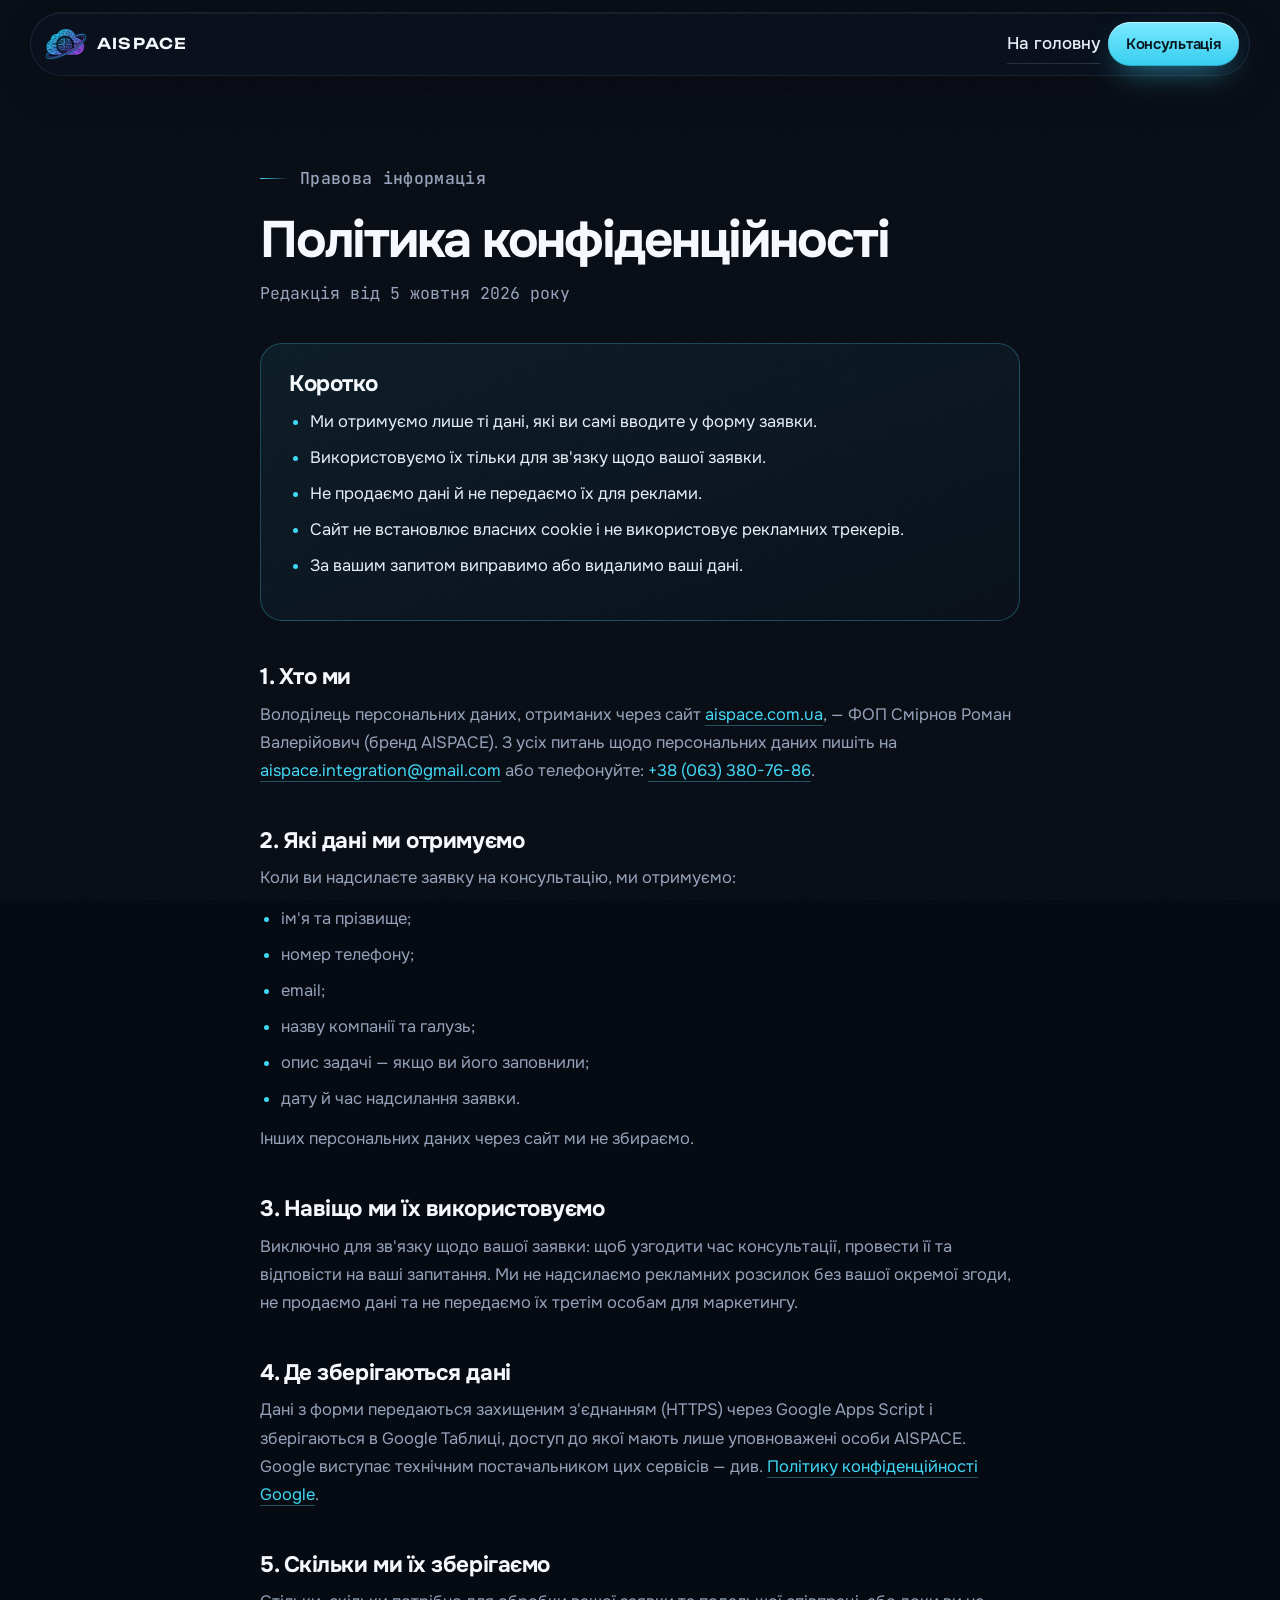
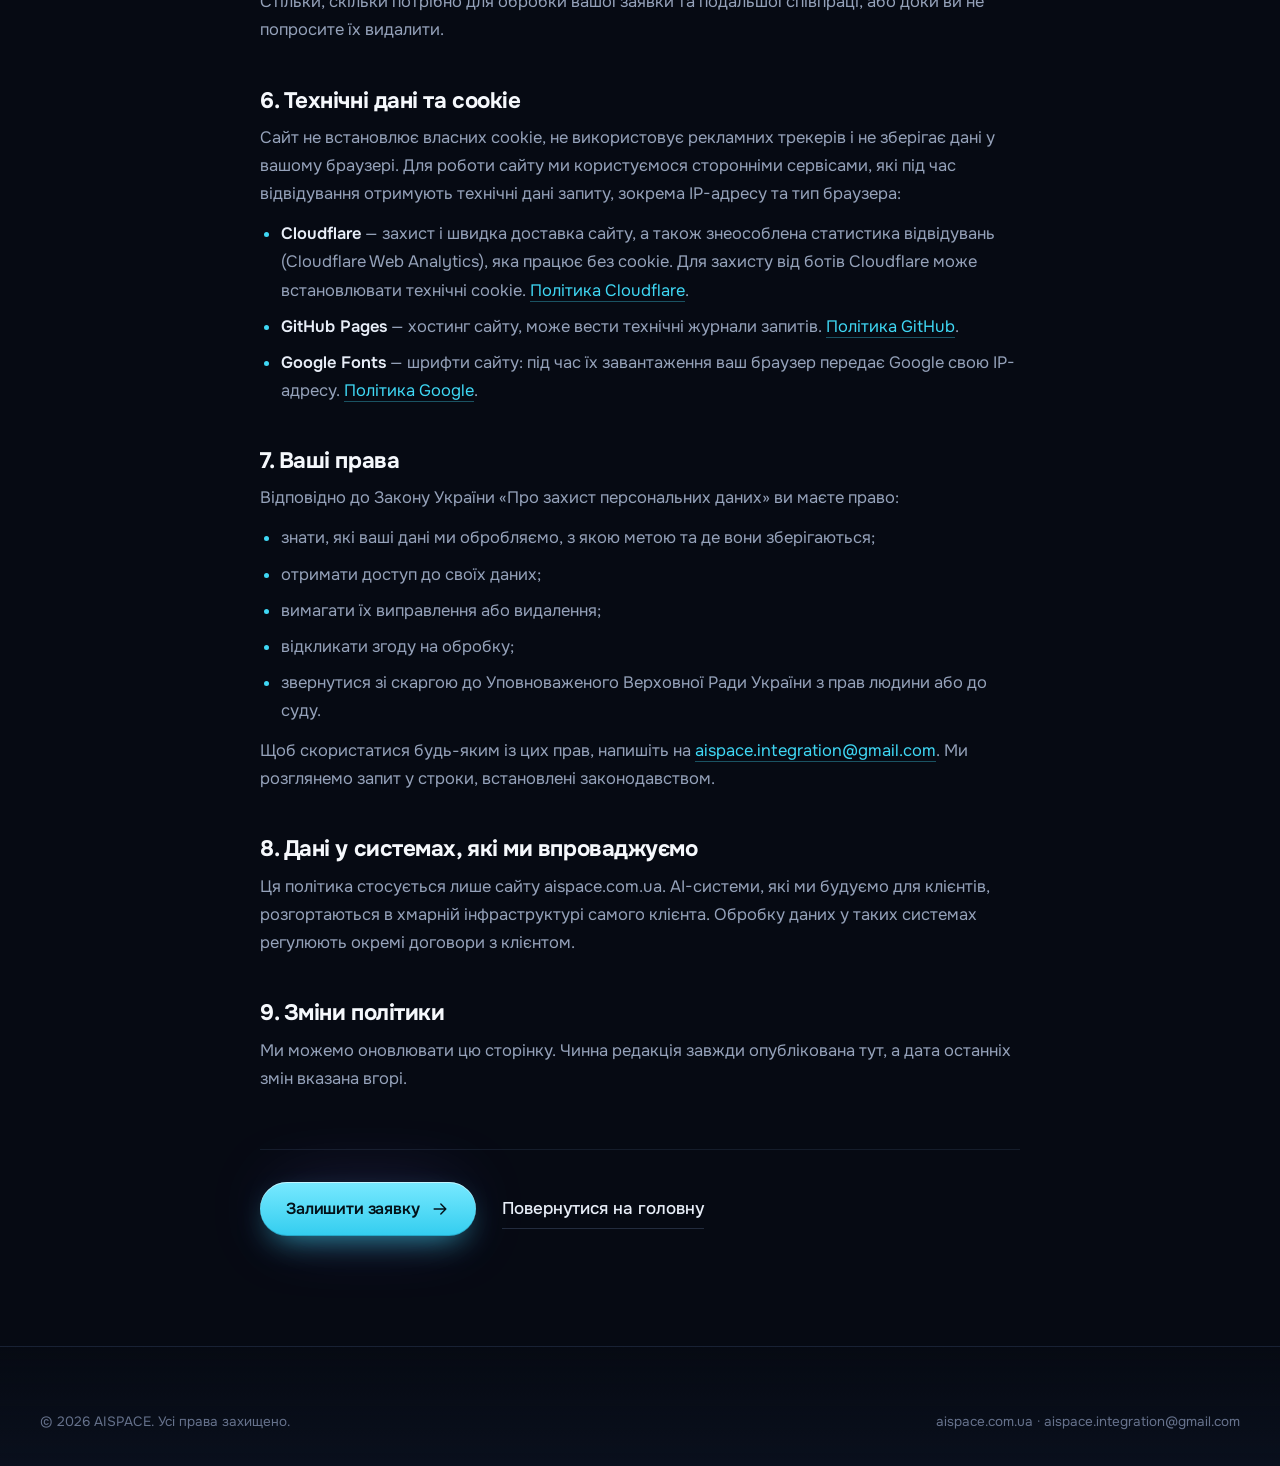
<file: privacy.html>
<!DOCTYPE html>
<html lang="uk">
<head>
  <meta charset="UTF-8">
  <meta name="viewport" content="width=device-width, initial-scale=1, viewport-fit=cover">

  <title>Політика конфіденційності | AISPACE</title>
  <meta name="description" content="Як AISPACE обробляє персональні дані, які ви залишаєте у формі на сайті aispace.com.ua: які дані, навіщо, де зберігаються та які у вас права.">
  <meta name="robots" content="index, follow">
  <link rel="canonical" href="https://aispace.com.ua/privacy.html">

  <meta property="og:type" content="website">
  <meta property="og:site_name" content="AISPACE">
  <meta property="og:locale" content="uk_UA">
  <meta property="og:url" content="https://aispace.com.ua/privacy.html">
  <meta property="og:title" content="Політика конфіденційності | AISPACE">
  <meta property="og:description" content="Які дані ми отримуємо через форму на сайті, навіщо, де вони зберігаються та які у вас права.">
  <meta property="og:image" content="https://aispace.com.ua/assets/og-image.jpg?v=2.1.1">
  <meta property="og:image:width" content="1200">
  <meta property="og:image:height" content="630">
  <meta name="twitter:card" content="summary_large_image">

  <link rel="apple-touch-icon" sizes="180x180" href="/apple-touch-icon.png">
  <link rel="icon" type="image/png" sizes="32x32" href="/favicon-32x32.png">
  <link rel="icon" type="image/png" sizes="16x16" href="/favicon-16x16.png">
  <link rel="manifest" href="/site.webmanifest">
  <meta name="theme-color" content="#060a13">

  <link rel="preconnect" href="https://fonts.googleapis.com">
  <link rel="preconnect" href="https://fonts.gstatic.com" crossorigin>
  <link href="https://fonts.googleapis.com/css2?family=JetBrains+Mono:wght@400;500&family=Onest:wght@400;500;600;700&family=Unbounded:wght@500;600&display=swap" rel="stylesheet">
  <!-- ?v= — версія для обходу кешу Cloudflare/браузера: збільшуйте при кожній зміні CSS/JS -->
  <link rel="stylesheet" href="assets/styles.css?v=2.1.0">
</head>
<body>
  <a class="skip-link" href="#main">Перейти до змісту</a>
  <div class="grain" aria-hidden="true"></div>

  <header class="site-header is-scrolled" id="header">
    <div class="nav-shell">
      <a class="brand" href="/" aria-label="AISPACE — на головну">
        <img src="assets/logo-mark.webp?v=2.1.1" width="42" height="31" alt="">
        <span>AISPACE</span>
      </a>
      <div class="nav-actions">
        <a class="link-arrow legal-back" href="/">На головну</a>
        <a class="btn btn-primary btn-sm" href="/#cta">Консультація</a>
      </div>
    </div>
  </header>

  <main id="main" class="legal">
    <div class="legal-wrap">
      <p class="eyebrow">Правова інформація</p>
      <h1>Політика конфіденційності</h1>
      <p class="legal-updated">Редакція від 5 жовтня 2026 року</p>

      <div class="legal-summary">
        <h2>Коротко</h2>
        <ul>
          <li>Ми отримуємо лише ті дані, які ви самі вводите у форму заявки.</li>
          <li>Використовуємо їх тільки для зв'язку щодо вашої заявки.</li>
          <li>Не продаємо дані й не передаємо їх для реклами.</li>
          <li>Сайт не встановлює власних cookie і не використовує рекламних трекерів.</li>
          <li>За вашим запитом виправимо або видалимо ваші дані.</li>
        </ul>
      </div>

      <h2>1. Хто ми</h2>
      <p>Володілець персональних даних, отриманих через сайт <a href="/">aispace.com.ua</a>, — ФОП Смірнов Роман Валерійович (бренд AISPACE). З усіх питань щодо персональних даних пишіть на <a href="mailto:aispace.integration@gmail.com">aispace.integration@gmail.com</a> або телефонуйте: <a href="tel:+380633807686">+38 (063) 380-76-86</a>.</p>

      <h2>2. Які дані ми отримуємо</h2>
      <p>Коли ви надсилаєте заявку на консультацію, ми отримуємо:</p>
      <ul>
        <li>ім'я та прізвище;</li>
        <li>номер телефону;</li>
        <li>email;</li>
        <li>назву компанії та галузь;</li>
        <li>опис задачі — якщо ви його заповнили;</li>
        <li>дату й час надсилання заявки.</li>
      </ul>
      <p>Інших персональних даних через сайт ми не збираємо.</p>

      <h2>3. Навіщо ми їх використовуємо</h2>
      <p>Виключно для зв'язку щодо вашої заявки: щоб узгодити час консультації, провести її та відповісти на ваші запитання. Ми не надсилаємо рекламних розсилок без вашої окремої згоди, не продаємо дані та не передаємо їх третім особам для маркетингу.</p>

      <h2>4. Де зберігаються дані</h2>
      <p>Дані з форми передаються захищеним з'єднанням (HTTPS) через Google Apps Script і зберігаються в Google Таблиці, доступ до якої мають лише уповноважені особи AISPACE. Google виступає технічним постачальником цих сервісів — див. <a href="https://policies.google.com/privacy?hl=uk" target="_blank" rel="noopener noreferrer">Політику конфіденційності Google</a>.</p>

      <h2>5. Скільки ми їх зберігаємо</h2>
      <p>Стільки, скільки потрібно для обробки вашої заявки та подальшої співпраці, або доки ви не попросите їх видалити.</p>

      <h2>6. Технічні дані та cookie</h2>
      <p>Сайт не встановлює власних cookie, не використовує рекламних трекерів і не зберігає дані у вашому браузері. Для роботи сайту ми користуємося сторонніми сервісами, які під час відвідування отримують технічні дані запиту, зокрема IP-адресу та тип браузера:</p>
      <ul>
        <li><strong>Cloudflare</strong> — захист і швидка доставка сайту, а також знеособлена статистика відвідувань (Cloudflare Web Analytics), яка працює без cookie. Для захисту від ботів Cloudflare може встановлювати технічні cookie. <a href="https://www.cloudflare.com/privacypolicy/" target="_blank" rel="noopener noreferrer">Політика Cloudflare</a>.</li>
        <li><strong>GitHub Pages</strong> — хостинг сайту, може вести технічні журнали запитів. <a href="https://docs.github.com/en/site-policy/privacy-policies/github-general-privacy-statement" target="_blank" rel="noopener noreferrer">Політика GitHub</a>.</li>
        <li><strong>Google Fonts</strong> — шрифти сайту: під час їх завантаження ваш браузер передає Google свою IP-адресу. <a href="https://policies.google.com/privacy?hl=uk" target="_blank" rel="noopener noreferrer">Політика Google</a>.</li>
      </ul>

      <h2>7. Ваші права</h2>
      <p>Відповідно до Закону України «Про захист персональних даних» ви маєте право:</p>
      <ul>
        <li>знати, які ваші дані ми обробляємо, з якою метою та де вони зберігаються;</li>
        <li>отримати доступ до своїх даних;</li>
        <li>вимагати їх виправлення або видалення;</li>
        <li>відкликати згоду на обробку;</li>
        <li>звернутися зі скаргою до Уповноваженого Верховної Ради України з прав людини або до суду.</li>
      </ul>
      <p>Щоб скористатися будь-яким із цих прав, напишіть на <a href="mailto:aispace.integration@gmail.com">aispace.integration@gmail.com</a>. Ми розглянемо запит у строки, встановлені законодавством.</p>

      <h2>8. Дані у системах, які ми впроваджуємо</h2>
      <p>Ця політика стосується лише сайту aispace.com.ua. AI-системи, які ми будуємо для клієнтів, розгортаються в хмарній інфраструктурі самого клієнта. Обробку даних у таких системах регулюють окремі договори з клієнтом.</p>

      <h2>9. Зміни політики</h2>
      <p>Ми можемо оновлювати цю сторінку. Чинна редакція завжди опублікована тут, а дата останніх змін вказана вгорі.</p>

      <div class="legal-actions">
        <a class="btn btn-primary" href="/#cta">Залишити заявку <svg class="icon" viewBox="0 0 24 24" aria-hidden="true"><path d="M5 12h14M13 6l6 6-6 6"/></svg></a>
        <a class="link-arrow" href="/">Повернутися на головну</a>
      </div>
    </div>
  </main>

  <footer class="footer">
    <div class="container">
      <div class="footer-bottom">
        <span>© 2026 AISPACE. Усі права захищено.</span>
        <span><a href="/">aispace.com.ua</a> · <a href="mailto:aispace.integration@gmail.com">aispace.integration@gmail.com</a></span>
      </div>
    </div>
  </footer>
</body>
</html>
</file>
<file: assets/styles.css>
/* =========================================================
   AISPACE — redesign 2026 · «Шари власності»
   Vanilla CSS, без фреймворків
   ========================================================= */

:root {
  /* Поверхні — один холодний чорнильно-синій ряд */
  --bg: #060a13;
  --bg-2: #080e1b;
  --surface: #0d1526;
  --surface-2: #111b31;
  --surface-3: #16223c;
  --line: rgba(150, 180, 235, 0.11);
  --line-2: rgba(150, 180, 235, 0.2);

  /* Текст */
  --text: #e8eef8;
  --text-strong: #f5f8fc;
  --muted: #95a2ba;
  --dim: #66728c;

  /* Бренд: один головний акцент (cyan) + violet лише в градієнті логотипу */
  --cyan: #3fd8f5;
  --cyan-soft: rgba(63, 216, 245, 0.12);
  --violet: #8f6bff;
  --signal: #ff8a5c;
  --signal-soft: rgba(255, 138, 92, 0.14);
  --amber: #f3c35a;
  --grad: linear-gradient(100deg, #46dcf7 0%, #6f93ff 52%, #a272ff 100%);

  /* Типографіка (усі шрифти з повною кирилицею) */
  --font: "Onest", system-ui, -apple-system, "Segoe UI", sans-serif;
  --font-display: "Unbounded", "Onest", system-ui, sans-serif;
  --font-mono: "JetBrains Mono", ui-monospace, "Cascadia Mono", monospace;

  /* Форма та рух */
  --r-xl: 30px;
  --r-lg: 22px;
  --r-md: 16px;
  --r-sm: 11px;
  --ease: cubic-bezier(0.2, 0.7, 0.2, 1);
  --ease-out: cubic-bezier(0.16, 1, 0.3, 1);

  /* Шари */
  --z-base: 1;
  --z-header: 50;
  --z-progress: 55;
  --z-mobile-cta: 45;
  --z-grain: 80;

  --gutter: clamp(16px, 4vw, 40px);
  --header-h: 64px;
}

/* ---------- Reset ---------- */
*,
*::before,
*::after {
  box-sizing: border-box;
  margin: 0;
  padding: 0;
}

html {
  background: var(--bg);
  scroll-behavior: smooth;
  scroll-padding-top: 100px;
  -webkit-text-size-adjust: 100%;
}

body {
  min-height: 100dvh;
  font-family: var(--font);
  font-size: 17px;
  line-height: 1.6;
  color: var(--text);
  background: var(--bg);
  -webkit-font-smoothing: antialiased;
  -moz-osx-font-smoothing: grayscale;
  overflow-x: hidden;
  overflow-x: clip;
}

img,
svg {
  display: block;
  max-width: 100%;
}

a {
  color: inherit;
  text-decoration: none;
}

button,
input,
select,
textarea {
  font: inherit;
  color: inherit;
}

button {
  background: none;
  border: 0;
  cursor: pointer;
}

ul,
ol {
  list-style: none;
}

:focus-visible {
  outline: 2px solid var(--cyan);
  outline-offset: 3px;
  border-radius: 8px;
}

::selection {
  background: rgba(63, 216, 245, 0.3);
  color: #fff;
}

.sr-only {
  position: absolute;
  width: 1px;
  height: 1px;
  overflow: hidden;
  clip: rect(0 0 0 0);
  white-space: nowrap;
}

.skip-link {
  position: fixed;
  left: 16px;
  top: -80px;
  z-index: 100;
  padding: 12px 18px;
  border-radius: 12px;
  background: var(--cyan);
  color: #031018;
  font-weight: 600;
  transition: top 0.2s var(--ease);
}

.skip-link:focus {
  top: 16px;
}

.icon {
  width: 1.25em;
  height: 1.25em;
  flex: none;
  fill: none;
  stroke: currentColor;
  stroke-width: 1.7;
  stroke-linecap: round;
  stroke-linejoin: round;
}

/* Плівкове зерно поверх усього — знімає «стерильність» цифрового фону */
.grain {
  position: fixed;
  inset: 0;
  z-index: var(--z-grain);
  pointer-events: none;
  opacity: 0.07;
  background-image: url("data:image/svg+xml,%3Csvg xmlns='http://www.w3.org/2000/svg' width='180' height='180'%3E%3Cfilter id='n'%3E%3CfeTurbulence type='fractalNoise' baseFrequency='.85' numOctaves='3' stitchTiles='stitch'/%3E%3CfeColorMatrix values='0 0 0 0 1 0 0 0 0 1 0 0 0 0 1 0 0 0 .55 0'/%3E%3C/filter%3E%3Crect width='100%25' height='100%25' filter='url(%23n)'/%3E%3C/svg%3E");
}

.container {
  width: min(1200px, 100% - var(--gutter) * 2);
  margin-inline: auto;
}

/* ---------- Типографіка ---------- */
h1,
h2,
h3,
h4 {
  color: var(--text-strong);
  font-weight: 700;
  line-height: 1.06;
  letter-spacing: -0.032em;
  text-wrap: balance;
}

.h-display {
  font-size: clamp(2.2rem, 1.1rem + 3.5vw, 3.95rem);
  letter-spacing: -0.042em;
  line-height: 1.02;
}

.h-section {
  font-size: clamp(2rem, 1.25rem + 2.6vw, 3.35rem);
  letter-spacing: -0.038em;
}

.h-card {
  font-size: clamp(1.45rem, 1.1rem + 1vw, 2rem);
  letter-spacing: -0.03em;
}

.lead {
  max-width: 58ch;
  font-size: clamp(1.04rem, 0.97rem + 0.35vw, 1.22rem);
  line-height: 1.6;
  color: var(--muted);
  text-wrap: pretty;
}

.lead strong {
  color: var(--text);
  font-weight: 600;
}

.grad {
  background: var(--grad);
  -webkit-background-clip: text;
  background-clip: text;
  color: transparent;
  -webkit-box-decoration-break: clone;
  box-decoration-break: clone;
}

.eyebrow {
  display: inline-flex;
  align-items: center;
  gap: 12px;
  font-family: var(--font-mono);
  font-size: 13px;
  font-weight: 500;
  letter-spacing: 0.02em;
  color: var(--muted);
}

.eyebrow::before {
  content: "";
  width: 28px;
  height: 1px;
  background: linear-gradient(90deg, var(--cyan), transparent);
}

.mono {
  font-family: var(--font-mono);
}

/* ---------- Кнопки ---------- */
.btn {
  display: inline-flex;
  align-items: center;
  justify-content: center;
  gap: 10px;
  min-height: 54px;
  padding: 0 26px;
  border-radius: 999px;
  font-size: 16px;
  font-weight: 600;
  letter-spacing: -0.01em;
  white-space: nowrap;
  transition: transform 0.25s var(--ease), box-shadow 0.3s var(--ease), background-color 0.25s, border-color 0.25s, color 0.25s;
}

.btn .icon {
  transition: transform 0.3s var(--ease);
}

.btn:hover .icon {
  transform: translateX(3px);
}

.btn:active {
  transform: translateY(1px) scale(0.98);
}

.btn-primary {
  color: #03121a;
  background: linear-gradient(180deg, #78e9ff 0%, #33cdef 100%);
  box-shadow:
    inset 0 1px 0 rgba(255, 255, 255, 0.55),
    inset 0 -1px 0 rgba(0, 60, 90, 0.25),
    0 12px 32px -12px rgba(63, 216, 245, 0.75),
    0 0 70px -22px rgba(143, 107, 255, 0.9);
}

.btn-primary:hover {
  transform: translateY(-2px);
  box-shadow:
    inset 0 1px 0 rgba(255, 255, 255, 0.6),
    inset 0 -1px 0 rgba(0, 60, 90, 0.25),
    0 18px 40px -12px rgba(63, 216, 245, 0.85),
    0 0 90px -18px rgba(143, 107, 255, 1);
}

.btn-ghost {
  color: var(--text);
  border: 1px solid var(--line-2);
  background: rgba(255, 255, 255, 0.025);
}

.btn-ghost:hover {
  background: rgba(255, 255, 255, 0.06);
  border-color: rgba(150, 180, 235, 0.32);
}

.btn-sm {
  min-height: 44px;
  padding: 0 18px;
  font-size: 15px;
}

.btn[disabled] {
  opacity: 0.7;
  cursor: progress;
  transform: none;
}

.link-arrow {
  display: inline-flex;
  align-items: center;
  gap: 8px;
  font-weight: 500;
  color: var(--text);
  padding-block: 6px;
  border-bottom: 1px solid var(--line-2);
  transition: border-color 0.25s, color 0.25s;
}

.link-arrow:hover {
  color: var(--cyan);
  border-color: var(--cyan);
}

/* ---------- Прогрес скролу ---------- */
.scroll-progress {
  position: fixed;
  inset: 0 0 auto;
  z-index: var(--z-progress);
  height: 2px;
  background: var(--grad);
  transform: scaleX(0);
  transform-origin: 0 50%;
  pointer-events: none;
}

/* ---------- Header: плаваюча «пігулка» ---------- */
.site-header {
  position: fixed;
  inset: 12px 0 auto;
  z-index: var(--z-header);
  pointer-events: none;
}

.nav-shell {
  position: relative;
  pointer-events: auto;
  width: min(1220px, 100% - 24px);
  height: var(--header-h);
  margin-inline: auto;
  display: flex;
  align-items: center;
  justify-content: space-between;
  gap: 16px;
  padding: 0 10px 0 14px;
  border-radius: 999px;
  border: 1px solid transparent;
  transition: background-color 0.35s var(--ease), border-color 0.35s, box-shadow 0.35s, backdrop-filter 0.35s;
}

.site-header.is-scrolled .nav-shell,
.site-header.menu-open .nav-shell {
  background: rgba(9, 14, 27, 0.66);
  border-color: var(--line);
  -webkit-backdrop-filter: blur(18px) saturate(150%);
  backdrop-filter: blur(18px) saturate(150%);
  box-shadow: 0 18px 50px -24px rgba(0, 0, 0, 0.75), inset 0 1px 0 rgba(255, 255, 255, 0.05);
}

.brand {
  display: inline-flex;
  align-items: center;
  gap: 10px;
  font-family: var(--font-display);
  font-size: 15px;
  font-weight: 600;
  letter-spacing: 0.08em;
  color: var(--text-strong);
}

.brand img {
  width: 42px;
  height: auto;
}

.nav-links {
  display: flex;
  align-items: center;
  gap: 2px;
}

.nav-links a {
  display: block;
  padding: 9px 14px;
  border-radius: 999px;
  font-size: 15px;
  font-weight: 500;
  color: var(--muted);
  transition: color 0.2s, background-color 0.2s;
}

.nav-links a:hover,
.nav-links a.is-active {
  color: var(--text-strong);
  background: rgba(255, 255, 255, 0.055);
}

.nav-actions {
  display: flex;
  align-items: center;
  gap: 8px;
}

.nav-toggle {
  display: none;
  width: 44px;
  height: 44px;
  border-radius: 50%;
  align-items: center;
  justify-content: center;
  border: 1px solid var(--line-2);
  background: rgba(255, 255, 255, 0.03);
}

.nav-toggle span {
  position: relative;
  width: 18px;
  height: 1.6px;
  background: currentColor;
  border-radius: 2px;
  transition: background-color 0.2s;
}

.nav-toggle span::before,
.nav-toggle span::after {
  content: "";
  position: absolute;
  left: 0;
  width: 18px;
  height: 1.6px;
  background: currentColor;
  border-radius: 2px;
  transition: transform 0.3s var(--ease);
}

.nav-toggle span::before {
  transform: translateY(-6px);
}

.nav-toggle span::after {
  transform: translateY(6px);
}

.nav-toggle[aria-expanded="true"] span {
  background: transparent;
}

.nav-toggle[aria-expanded="true"] span::before {
  transform: rotate(45deg);
}

.nav-toggle[aria-expanded="true"] span::after {
  transform: rotate(-45deg);
}

@media (max-width: 960px) {
  .nav-toggle {
    display: inline-flex;
  }

  .nav-links {
    position: absolute;
    top: calc(100% + 10px);
    left: 0;
    right: 0;
    flex-direction: column;
    align-items: stretch;
    gap: 2px;
    padding: 10px;
    border-radius: 24px;
    background: rgba(9, 14, 27, 0.94);
    border: 1px solid var(--line);
    -webkit-backdrop-filter: blur(18px);
    backdrop-filter: blur(18px);
    box-shadow: 0 30px 60px -30px rgba(0, 0, 0, 0.9);
    opacity: 0;
    visibility: hidden;
    transform: translateY(-8px);
    transition: opacity 0.25s var(--ease), transform 0.3s var(--ease), visibility 0.25s;
  }

  .nav-links.is-open {
    opacity: 1;
    visibility: visible;
    transform: none;
  }

  .nav-links a {
    padding: 14px 16px;
    font-size: 17px;
    border-radius: 14px;
  }
}

@media (max-width: 420px) {
  .brand span {
    display: none;
  }
}

/* ---------- Секції ---------- */
.section {
  position: relative;
  padding: clamp(88px, 10vw, 148px) 0 clamp(96px, 11vw, 160px);
  overflow-x: clip;
}

.section-head {
  display: grid;
  grid-template-columns: minmax(0, 1.1fr) minmax(0, 0.9fr);
  align-items: end;
  gap: 24px 56px;
  margin-bottom: clamp(44px, 5vw, 72px);
}

.section-head .eyebrow {
  margin-bottom: 22px;
}

.section-head .lead {
  padding-bottom: 6px;
}

@media (max-width: 860px) {
  .section-head {
    grid-template-columns: 1fr;
  }
}

/* Тонка межа між «розділами» замість різких змін фону */
.section-divider {
  height: 1px;
  background: linear-gradient(90deg, transparent, var(--line-2) 20%, var(--line-2) 80%, transparent);
}

/* ---------- Reveal ---------- */
.js [data-reveal] {
  opacity: 0;
  transform: translateY(26px);
  transition: opacity 0.9s var(--ease-out), transform 0.9s var(--ease-out);
  transition-delay: calc(var(--d, 0) * 90ms);
}

.js [data-reveal].is-in {
  opacity: 1;
  transform: none;
}

/* Перший екран не чекає на JS: чиста CSS-анімація появи */
.js .hero [data-reveal] {
  opacity: 1;
  transform: none;
  transition: none;
  animation: rise 0.9s var(--ease-out) both;
  animation-delay: calc(var(--d, 0) * 90ms + 80ms);
}

@keyframes rise {
  from {
    opacity: 0;
    transform: translateY(22px);
  }
}

/* ---------- Spotlight-рамка, що світиться під курсором ---------- */
.spot {
  position: relative;
  --sx: 50%;
  --sy: 0%;
}

.spot::after {
  content: "";
  position: absolute;
  inset: 0;
  border-radius: inherit;
  padding: 1px;
  background: radial-gradient(420px circle at var(--sx) var(--sy), rgba(63, 216, 245, 0.55), transparent 42%);
  -webkit-mask: linear-gradient(#000 0 0) content-box, linear-gradient(#000 0 0);
  -webkit-mask-composite: xor;
  mask-composite: exclude;
  opacity: 0;
  transition: opacity 0.35s;
  pointer-events: none;
}

.spot:hover::after {
  opacity: 1;
}

/* =========================================================
   HERO
   ========================================================= */
.hero {
  position: relative;
  padding: clamp(118px, 13vw, 168px) 0 clamp(64px, 7vw, 96px);
  overflow: hidden;
  overflow: clip;
  isolation: isolate;
}

.hero-bg {
  position: absolute;
  inset: 0;
  z-index: -1;
  pointer-events: none;
}

.blob {
  position: absolute;
  border-radius: 50%;
  will-change: transform;
}

.blob-a {
  width: 760px;
  height: 760px;
  right: -14%;
  top: -22%;
  background: radial-gradient(circle, rgba(63, 216, 245, 0.26), transparent 62%);
  animation: drift-a 22s ease-in-out infinite alternate;
}

.blob-b {
  width: 640px;
  height: 640px;
  left: -18%;
  bottom: -30%;
  background: radial-gradient(circle, rgba(143, 107, 255, 0.2), transparent 62%);
  animation: drift-b 26s ease-in-out infinite alternate;
}

@keyframes drift-a {
  to {
    transform: translate3d(-90px, 70px, 0) scale(1.08);
  }
}

@keyframes drift-b {
  to {
    transform: translate3d(110px, -60px, 0) scale(1.12);
  }
}

/* Перспективна «підлога» з сітки — додає глибину першому екрану */
.grid-floor {
  position: absolute;
  left: -30%;
  right: -30%;
  bottom: -6%;
  height: 62%;
  background-image:
    linear-gradient(rgba(120, 165, 235, 0.13) 1px, transparent 1px),
    linear-gradient(90deg, rgba(120, 165, 235, 0.13) 1px, transparent 1px);
  background-size: 68px 68px;
  transform: perspective(620px) rotateX(64deg);
  transform-origin: 50% 0%;
  -webkit-mask-image: radial-gradient(ellipse 60% 70% at 50% 8%, #000 10%, transparent 70%);
  mask-image: radial-gradient(ellipse 60% 70% at 50% 8%, #000 10%, transparent 70%);
}

.hero-bg::after {
  content: "";
  position: absolute;
  inset: auto 0 0;
  height: 180px;
  background: linear-gradient(transparent, var(--bg));
}

.hero-grid {
  display: grid;
  grid-template-columns: minmax(0, 1.02fr) minmax(0, 0.98fr);
  align-items: center;
  gap: clamp(28px, 4vw, 56px);
}

.hero-copy {
  position: relative;
  z-index: 2;
}

.chip {
  display: inline-flex;
  align-items: center;
  gap: 10px;
  padding: 7px 15px 7px 11px;
  border-radius: 999px;
  border: 1px solid var(--line-2);
  background: rgba(255, 255, 255, 0.03);
  font-size: 14px;
  font-weight: 500;
  color: var(--muted);
}

.pulse-dot {
  position: relative;
  width: 8px;
  height: 8px;
  border-radius: 50%;
  background: var(--cyan);
  flex: none;
}

.pulse-dot::after {
  content: "";
  position: absolute;
  inset: 0;
  border-radius: 50%;
  background: var(--cyan);
  animation: ping 2.4s var(--ease-out) infinite;
}

@keyframes ping {
  0% {
    transform: scale(1);
    opacity: 0.7;
  }

  80%,
  100% {
    transform: scale(3.2);
    opacity: 0;
  }
}

.hero h1 {
  margin: 26px 0 26px;
}

.hero .lead {
  max-width: 54ch;
}

.hero-actions {
  display: flex;
  flex-wrap: wrap;
  align-items: center;
  gap: 18px 26px;
  margin-top: 36px;
}

.own-list {
  display: grid;
  grid-template-columns: repeat(3, minmax(0, 1fr));
  gap: 20px;
  margin-top: 48px;
  padding-top: 24px;
  border-top: 1px solid var(--line);
}

.own-list li {
  display: flex;
  flex-direction: column;
  gap: 6px;
  font-size: 14.5px;
  line-height: 1.5;
  color: var(--muted);
}

.own-list strong {
  display: inline-flex;
  align-items: center;
  gap: 8px;
  font-size: 15.5px;
  font-weight: 600;
  color: var(--text-strong);
}

.own-list strong .icon {
  color: var(--cyan);
}

/* ---------- Hero visual: шари системи в 3D ---------- */
.hero-visual {
  position: relative;
  height: 600px;
  perspective: 1500px;
  font-size: 13px;
}

.scene {
  position: absolute;
  inset: 0;
  transform-style: preserve-3d;
  transform: rotateX(calc(9deg - var(--my, 0) * 5deg)) rotateY(calc(-18deg + var(--mx, 0) * 7deg)) rotateZ(1.5deg);
}

.layer {
  position: absolute;
  transform-style: preserve-3d;
  transform: translate3d(
    calc(var(--mx, 0) * var(--z) * -0.07px),
    calc(var(--my, 0) * var(--z) * -0.07px),
    calc(var(--z) * var(--spread, 1) * 1px)
  );
}

.float {
  animation: float 7s ease-in-out infinite;
  animation-delay: var(--fd, 0s);
}

@keyframes float {
  50% {
    transform: translateY(-9px);
  }
}

.ui-card {
  position: relative;
  border-radius: 18px;
  padding: 1.35em;
  background: linear-gradient(165deg, rgba(30, 45, 78, 0.94), rgba(12, 19, 36, 0.96));
  border: 1px solid rgba(160, 190, 255, 0.15);
  box-shadow:
    0 40px 70px -34px rgba(0, 0, 0, 0.85),
    0 18px 40px -26px rgba(15, 80, 140, 0.6),
    inset 0 1px 0 rgba(255, 255, 255, 0.08);
  color: var(--text);
}

.ui-head {
  display: flex;
  align-items: center;
  justify-content: space-between;
  gap: 12px;
  margin-bottom: 1.1em;
}

.ui-title {
  font-weight: 600;
  font-size: 1.08em;
  color: var(--text-strong);
  letter-spacing: -0.01em;
}

.ui-meta {
  font-family: var(--font-mono);
  font-size: 0.84em;
  color: var(--dim);
}

.tag {
  display: inline-flex;
  align-items: center;
  gap: 6px;
  padding: 0.28em 0.7em;
  border-radius: 7px;
  font-family: var(--font-mono);
  font-size: 0.8em;
  font-weight: 500;
  letter-spacing: 0.01em;
  white-space: nowrap;
  background: var(--cyan-soft);
  color: var(--cyan);
}

.tag-signal {
  background: var(--signal-soft);
  color: var(--signal);
}

.tag-amber {
  background: rgba(243, 195, 90, 0.13);
  color: var(--amber);
}

.tag-ghost {
  background: rgba(255, 255, 255, 0.05);
  color: var(--muted);
}

/* Шар 0 — периметр «Ваш Google Cloud» */
.cloud-frame {
  inset: 0 2% 3% 4%;
  border-radius: 30px;
  border: 1.5px dashed rgba(63, 216, 245, 0.38);
  background:
    radial-gradient(120% 80% at 80% 0%, rgba(63, 216, 245, 0.07), transparent 60%),
    linear-gradient(160deg, rgba(20, 34, 62, 0.42), rgba(10, 16, 30, 0.3));
  padding: 1.4em 1.6em;
}

.cloud-label {
  display: flex;
  align-items: center;
  gap: 10px;
  font-family: var(--font-mono);
  font-size: 0.92em;
  color: var(--cyan);
}

.cloud-label .icon {
  width: 1.4em;
  height: 1.4em;
}

.cloud-label em {
  font-style: normal;
  color: var(--dim);
}

.bq-table {
  position: absolute;
  left: 1.6em;
  right: 1.6em;
  bottom: 1.4em;
  font-family: var(--font-mono);
  font-size: 0.8em;
  color: var(--dim);
}

.bq-table .bq-title {
  display: flex;
  align-items: center;
  gap: 8px;
  margin-bottom: 0.7em;
  color: var(--muted);
}

.bq-row {
  display: grid;
  grid-template-columns: 1.1fr 1.3fr 0.6fr 1fr;
  gap: 10px;
  padding: 0.5em 0;
  border-top: 1px solid rgba(150, 180, 235, 0.09);
}

.bq-row span:nth-child(3) {
  color: var(--text);
}

/* Шар 1 — картка оцінки розмови */
.card-score {
  top: 15%;
  left: 13%;
  width: 64%;
}

.score-ring {
  --v: 86;
  position: relative;
  width: 3.9em;
  height: 3.9em;
  flex: none;
  border-radius: 50%;
  background: conic-gradient(var(--cyan) calc(var(--v) * 1%), rgba(255, 255, 255, 0.08) 0);
  display: grid;
  place-items: center;
  font-family: var(--font-display);
  font-weight: 600;
  font-size: 1em;
  color: var(--text-strong);
}

.score-ring::before {
  content: "";
  position: absolute;
  inset: 4px;
  border-radius: 50%;
  background: #111c33;
}

.score-ring span {
  position: relative;
}

.crit {
  display: grid;
  gap: 0.75em;
}

.crit-row {
  display: grid;
  grid-template-columns: minmax(0, 1fr) 34% 2.6em;
  align-items: center;
  gap: 10px;
  font-size: 0.95em;
  color: var(--muted);
}

.crit-row b {
  font-family: var(--font-mono);
  font-weight: 500;
  font-size: 0.92em;
  text-align: right;
  color: var(--text);
}

.bar {
  height: 6px;
  border-radius: 6px;
  background: rgba(255, 255, 255, 0.07);
  overflow: hidden;
}

.bar i {
  display: block;
  height: 100%;
  width: calc(var(--v) * 1%);
  border-radius: inherit;
  background: linear-gradient(90deg, #2bbfe3, var(--cyan));
}

.bar.is-mid i {
  background: linear-gradient(90deg, #d79f2f, var(--amber));
}

.rec {
  display: flex;
  gap: 10px;
  margin-top: 1.1em;
  padding: 0.85em 1em;
  border-radius: 12px;
  background: rgba(63, 216, 245, 0.07);
  border: 1px solid rgba(63, 216, 245, 0.16);
  font-size: 0.95em;
  line-height: 1.45;
  color: var(--text);
}

.rec .icon {
  color: var(--cyan);
  margin-top: 1px;
}

/* Шар 2 — транскрипт */
.card-transcript {
  bottom: 5%;
  left: -1%;
  width: 52%;
}

.wave {
  display: flex;
  align-items: center;
  gap: 3px;
  height: 2.4em;
  margin-bottom: 0.9em;
}

.wave i {
  flex: 1;
  height: calc(var(--h) * 1%);
  min-height: 3px;
  border-radius: 3px;
  background: linear-gradient(180deg, var(--cyan), rgba(63, 216, 245, 0.3));
  transform-origin: 50% 50%;
  animation: wave 1.8s ease-in-out infinite;
  animation-delay: calc(var(--i) * -0.13s);
}

.wave i.is-hot {
  background: linear-gradient(180deg, var(--signal), rgba(255, 138, 92, 0.35));
}

@keyframes wave {
  50% {
    transform: scaleY(0.55);
  }
}

.line {
  font-size: 0.95em;
  line-height: 1.5;
  color: var(--muted);
}

.line + .line {
  margin-top: 0.55em;
}

.line b {
  font-weight: 600;
  color: var(--text);
}

.line mark {
  background: linear-gradient(transparent 8%, var(--signal-soft) 8%, var(--signal-soft) 92%, transparent 92%);
  color: #ffd2c0;
  padding: 0 2px;
  border-bottom: 1px dashed rgba(255, 138, 92, 0.6);
}

.line-tag {
  margin-top: 0.7em;
}

/* Шар 3 — алерт AI Guard */
.card-alert {
  top: 3%;
  right: -3%;
  width: 50%;
  border-color: rgba(255, 138, 92, 0.3);
  box-shadow:
    0 40px 70px -34px rgba(0, 0, 0, 0.85),
    0 20px 50px -28px rgba(255, 110, 70, 0.55),
    inset 0 1px 0 rgba(255, 255, 255, 0.08);
}

.alert-top {
  display: flex;
  align-items: center;
  gap: 10px;
  margin-bottom: 0.8em;
}

.alert-ico {
  width: 2.3em;
  height: 2.3em;
  display: grid;
  place-items: center;
  border-radius: 10px;
  background: var(--signal-soft);
  color: var(--signal);
}

.alert-ico .icon {
  width: 1.3em;
  height: 1.3em;
}

.alert-title {
  font-weight: 600;
  color: var(--text-strong);
  font-size: 1.04em;
  line-height: 1.3;
}

.alert-text {
  font-size: 0.93em;
  line-height: 1.45;
  color: var(--muted);
}

.alert-foot {
  display: flex;
  align-items: center;
  gap: 8px;
  margin-top: 0.85em;
  font-family: var(--font-mono);
  font-size: 0.8em;
  color: var(--dim);
}

.alert-foot .icon {
  color: var(--cyan);
}

/* Шар 4 — чип критеріїв */
.chip-criteria {
  bottom: 23%;
  right: 1%;
  display: inline-flex;
  align-items: center;
  gap: 10px;
  padding: 0.75em 1.1em;
  border-radius: 14px;
  background: rgba(14, 24, 44, 0.95);
  border: 1px solid rgba(63, 216, 245, 0.3);
  box-shadow: 0 24px 50px -24px rgba(0, 0, 0, 0.9), 0 0 40px -16px rgba(63, 216, 245, 0.55);
  font-size: 0.95em;
  font-weight: 500;
  white-space: nowrap;
}

.chip-criteria .icon {
  color: var(--cyan);
}

.visual-caption {
  position: absolute;
  right: 4%;
  bottom: -6px;
  font-family: var(--font-mono);
  font-size: 11.5px;
  color: var(--dim);
}

@media (max-width: 1080px) {
  .hero-grid {
    grid-template-columns: 1fr;
  }

  .hero-visual {
    height: 560px;
    max-width: 640px;
    width: 100%;
    margin: 12px auto 0;
  }
}

@media (max-width: 640px) {
  .own-list {
    grid-template-columns: 1fr;
    gap: 16px;
  }

  .hero-actions .btn {
    width: 100%;
  }

  .hero-visual {
    height: 132vw;
    max-height: 520px;
    min-height: 430px;
    font-size: clamp(9.4px, 2.75vw, 12px);
    perspective: 1100px;
  }

  .scene {
    transform: rotateX(calc(6deg - var(--my, 0) * 4deg)) rotateY(calc(-5deg + var(--mx, 0) * 4deg));
  }

  .cloud-frame {
    inset: 6% 3% 3% 3%;
  }

  .card-score {
    top: 18%;
    left: 7%;
    width: 84%;
  }

  .card-alert {
    top: 0;
    right: 4%;
    width: 68%;
  }

  .card-transcript {
    left: 6%;
    width: 68%;
    bottom: 3%;
  }

  .chip-criteria {
    bottom: 31%;
    right: 3%;
  }

  .bq-table {
    display: none;
  }

  .visual-caption {
    display: none;
  }
}

/* ---------- Смуга стеку ---------- */
.stack-strip {
  position: relative;
  border-block: 1px solid var(--line);
  background: linear-gradient(180deg, rgba(13, 21, 38, 0.5), rgba(6, 10, 19, 0.2));
}

.stack-strip .container {
  display: grid;
  grid-template-columns: minmax(0, 300px) minmax(0, 1fr);
  align-items: center;
  gap: 32px;
  padding-block: 26px;
}

.stack-strip p {
  font-size: 14.5px;
  line-height: 1.5;
  color: var(--muted);
}

.stack-strip p strong {
  color: var(--text);
  font-weight: 600;
}

.marquee {
  overflow: hidden;
  -webkit-mask-image: linear-gradient(90deg, transparent, #000 9%, #000 91%, transparent);
  mask-image: linear-gradient(90deg, transparent, #000 9%, #000 91%, transparent);
}

.marquee-track {
  display: flex;
  width: max-content;
  animation: marquee 46s linear infinite;
}

.marquee:hover .marquee-track {
  animation-play-state: paused;
}

.marquee-track ul {
  display: flex;
  align-items: center;
  gap: 44px;
  padding-right: 44px;
}

.marquee-track li {
  display: inline-flex;
  align-items: center;
  gap: 12px;
  font-family: var(--font-mono);
  font-size: 15px;
  color: #b7c3d9;
  white-space: nowrap;
}

.marquee-track li::before {
  content: "";
  width: 6px;
  height: 6px;
  border-radius: 2px;
  background: var(--cyan);
  opacity: 0.7;
  transform: rotate(45deg);
}

@keyframes marquee {
  to {
    transform: translateX(-50%);
  }
}

@media (max-width: 760px) {
  .stack-strip .container {
    grid-template-columns: 1fr;
    gap: 16px;
    padding-block: 22px;
  }
}

/* =========================================================
   01 · Відмінність: порівняння
   ========================================================= */
.compare {
  position: relative;
  isolation: isolate;
}

.compare::before {
  content: "";
  position: absolute;
  z-index: -1;
  right: -6%;
  top: 10%;
  width: 52%;
  height: 80%;
  background: radial-gradient(closest-side, rgba(63, 216, 245, 0.16), transparent);
  pointer-events: none;
}

.c-row {
  display: grid;
  grid-template-columns: minmax(0, 0.95fr) minmax(0, 1fr) minmax(0, 1.12fr);
}

.c-row > div {
  padding: 22px 26px;
  border-top: 1px solid var(--line);
  font-size: 16px;
  line-height: 1.5;
}

.c-label {
  font-weight: 600;
  color: var(--text-strong);
}

.c-saas {
  display: flex;
  gap: 12px;
  color: var(--dim);
}

.c-saas .icon {
  color: var(--dim);
  margin-top: 2px;
}

.c-us {
  display: flex;
  gap: 12px;
  color: var(--text);
  background: linear-gradient(180deg, rgba(63, 216, 245, 0.07), rgba(63, 216, 245, 0.045));
  border-left: 1px solid rgba(63, 216, 245, 0.28);
  border-right: 1px solid rgba(63, 216, 245, 0.28);
  border-top-color: rgba(63, 216, 245, 0.14) !important;
}

.c-us .icon {
  color: var(--cyan);
  margin-top: 2px;
}

.c-head > div {
  border-top: 0;
  padding-block: 18px;
  font-family: var(--font-mono);
  font-size: 13.5px;
  color: var(--muted);
}

.c-head .c-us {
  border-top: 1px solid rgba(63, 216, 245, 0.28) !important;
  border-radius: 20px 20px 0 0;
  align-items: center;
  gap: 10px;
  padding-block: 20px;
  font-family: var(--font-display);
  font-size: 15px;
  font-weight: 600;
  letter-spacing: 0.06em;
  color: var(--text-strong);
  background: linear-gradient(180deg, rgba(63, 216, 245, 0.16), rgba(63, 216, 245, 0.07));
}

.c-head .c-us img {
  width: 34px;
}

.c-row:last-child .c-us {
  border-bottom: 1px solid rgba(63, 216, 245, 0.28);
  border-radius: 0 0 20px 20px;
  box-shadow: 0 30px 60px -40px rgba(63, 216, 245, 0.6);
}

.c-row:last-child > div:not(.c-us) {
  border-bottom: 1px solid var(--line);
}

@media (max-width: 760px) {
  .c-row {
    grid-template-columns: 1fr 1fr;
    gap: 0;
  }

  .c-row > div {
    padding: 14px 14px;
    font-size: 14.5px;
  }

  .c-label {
    grid-column: 1 / -1;
    padding-top: 22px !important;
    padding-bottom: 8px !important;
    font-size: 16px !important;
  }

  .c-row:not(.c-head) .c-saas,
  .c-row:not(.c-head) .c-us {
    border-top: 0;
  }

  .c-head .c-label {
    display: none;
  }

  .c-head > div {
    font-size: 12.5px;
  }

  .c-us {
    border-radius: 14px !important;
    border: 1px solid rgba(63, 216, 245, 0.25) !important;
  }

  .c-head .c-us {
    font-size: 12.5px;
  }

  .c-head .c-us img {
    width: 26px;
  }

  .c-saas .icon,
  .c-us .icon {
    display: none;
  }

  .c-row:last-child > div:not(.c-us) {
    border-bottom: 0;
  }
}

.principles {
  display: grid;
  grid-template-columns: repeat(2, minmax(0, 1fr));
  gap: 18px;
  margin-top: 56px;
}

.principle {
  display: grid;
  grid-template-columns: auto 1fr;
  gap: 20px;
  padding: 30px;
  border-radius: var(--r-lg);
  background: linear-gradient(160deg, var(--surface-2), var(--surface));
  border: 1px solid var(--line);
}

.principle-ico {
  width: 52px;
  height: 52px;
  display: grid;
  place-items: center;
  border-radius: 15px;
  background: var(--cyan-soft);
  color: var(--cyan);
}

.principle-ico .icon {
  width: 26px;
  height: 26px;
}

.principle h3 {
  font-size: 20px;
  margin-bottom: 8px;
  letter-spacing: -0.02em;
}

.principle p {
  color: var(--muted);
  font-size: 15.5px;
}

@media (max-width: 760px) {
  .principles {
    grid-template-columns: 1fr;
  }

  .principle {
    padding: 24px;
    grid-template-columns: 1fr;
    gap: 16px;
  }
}

/* =========================================================
   02 · Для кого: картки, що лягають шарами
   ========================================================= */
.segments {
  display: grid;
  gap: 28px;
}

.seg-card {
  position: sticky;
  top: calc(104px + var(--i) * 22px);
  display: grid;
  grid-template-columns: minmax(0, 1fr) minmax(0, 1fr);
  gap: clamp(28px, 4vw, 56px);
  align-items: center;
  min-height: 480px;
  padding: clamp(28px, 4vw, 52px);
  border-radius: var(--r-xl);
  background:
    radial-gradient(70% 90% at 100% 0%, var(--tint, rgba(63, 216, 245, 0.1)), transparent 60%),
    linear-gradient(165deg, #121d35 0%, #0b1324 100%);
  border: 1px solid var(--line-2);
  box-shadow: 0 -24px 60px -30px rgba(0, 0, 0, 0.9), inset 0 1px 0 rgba(255, 255, 255, 0.06);
  overflow: hidden;
}

.seg-card:nth-child(2) {
  --tint: rgba(143, 107, 255, 0.13);
}

.seg-card:nth-child(3) {
  --tint: rgba(80, 220, 190, 0.1);
}

.seg-index {
  display: flex;
  align-items: center;
  justify-content: space-between;
  margin-bottom: 30px;
}

.seg-name {
  display: inline-flex;
  align-items: center;
  gap: 12px;
  font-weight: 600;
  font-size: 16px;
  color: var(--text-strong);
}

.seg-name .ico-box {
  width: 44px;
  height: 44px;
  display: grid;
  place-items: center;
  border-radius: 13px;
  background: rgba(255, 255, 255, 0.05);
  border: 1px solid var(--line-2);
  color: var(--cyan);
}

.seg-num {
  font-family: var(--font-mono);
  font-size: 13px;
  color: var(--dim);
}

.seg-card h3 {
  margin-bottom: 16px;
}

.seg-card > div > p {
  color: var(--muted);
  max-width: 46ch;
}

.check-list {
  display: grid;
  gap: 12px;
  margin-top: 26px;
}

.check-list li {
  display: flex;
  gap: 12px;
  font-size: 15.5px;
  line-height: 1.45;
  color: var(--text);
}

.check-list .icon {
  color: var(--cyan);
  margin-top: 1px;
}

.mock {
  font-size: 13.5px;
}

.mock .ui-card {
  padding: 1.5em;
}

.mock-stack {
  position: relative;
  padding: 0 0 28px 28px;
}

.mock-stack::before {
  content: "";
  position: absolute;
  inset: 28px 28px 0 0;
  border-radius: 18px;
  border: 1px solid var(--line);
  background: rgba(20, 32, 58, 0.45);
  transform: translate(-28px, 0);
}

.skill {
  display: grid;
  grid-template-columns: minmax(0, 1fr) auto;
  gap: 6px 12px;
  padding: 0.9em 0;
  border-top: 1px solid rgba(150, 180, 235, 0.09);
}

.skill:first-of-type {
  border-top: 0;
  padding-top: 0;
}

.skill .bar {
  grid-column: 1 / -1;
}

.skill span {
  color: var(--muted);
}

.skill b {
  font-family: var(--font-mono);
  font-weight: 500;
  font-size: 0.92em;
}

.up {
  color: var(--cyan);
}

.funnel {
  display: grid;
  gap: 0.6em;
}

.funnel-row {
  display: grid;
  grid-template-columns: 7.6em minmax(0, 1fr);
  align-items: center;
  gap: 12px;
  color: var(--muted);
}

.funnel-row .bar {
  height: 1.7em;
  border-radius: 8px;
}

.funnel-row .bar i {
  background: linear-gradient(90deg, rgba(143, 107, 255, 0.55), rgba(111, 147, 255, 0.85));
}

.funnel-row.is-drop .bar i {
  background: linear-gradient(90deg, rgba(255, 138, 92, 0.45), rgba(255, 138, 92, 0.85));
}

.insight {
  margin-top: 1.2em;
  padding: 1em 1.1em;
  border-radius: 12px;
  background: rgba(143, 107, 255, 0.09);
  border: 1px solid rgba(143, 107, 255, 0.22);
  line-height: 1.45;
}

.insight small {
  display: block;
  margin-bottom: 4px;
  font-family: var(--font-mono);
  font-size: 0.82em;
  color: #b7a6ff;
}

.talk {
  margin-bottom: 1.2em;
}

.talk-bar {
  display: flex;
  height: 0.9em;
  border-radius: 6px;
  overflow: hidden;
  margin: 0.6em 0 0.5em;
}

.talk-bar i:first-child {
  width: 38%;
  background: rgba(80, 220, 190, 0.85);
}

.talk-bar i:last-child {
  flex: 1;
  background: rgba(63, 216, 245, 0.35);
}

.talk-legend {
  display: flex;
  justify-content: space-between;
  font-family: var(--font-mono);
  font-size: 0.85em;
  color: var(--dim);
}

.chips {
  display: flex;
  flex-wrap: wrap;
  gap: 8px;
}

.spark {
  margin-top: 1.2em;
  padding-top: 1.1em;
  border-top: 1px solid rgba(150, 180, 235, 0.09);
}

.spark-head {
  display: flex;
  justify-content: space-between;
  color: var(--muted);
  margin-bottom: 0.6em;
}

.spark svg {
  width: 100%;
  height: 64px;
  overflow: visible;
}

@media (max-width: 960px) {
  .seg-card {
    position: relative;
    top: auto;
    grid-template-columns: 1fr;
    min-height: 0;
  }
}

@media (max-width: 560px) {
  .mock-stack {
    padding: 0 0 18px 0;
  }

  .mock-stack::before {
    inset: 18px 14px 0 14px;
    transform: none;
  }
}

/* =========================================================
   03 · Продукти
   ========================================================= */
.products {
  display: grid;
  grid-template-columns: repeat(2, minmax(0, 1fr));
  gap: 22px;
}

.product {
  display: flex;
  flex-direction: column;
  padding: clamp(22px, 3vw, 34px);
  border-radius: var(--r-xl);
  background: linear-gradient(170deg, var(--surface-2), var(--surface) 60%);
  border: 1px solid var(--line);
  overflow: hidden;
}

.product-demo {
  position: relative;
  height: 300px;
  margin-bottom: 30px;
  padding: 22px;
  border-radius: 20px;
  background:
    radial-gradient(90% 70% at 50% 0%, rgba(63, 216, 245, 0.09), transparent 70%),
    rgba(4, 8, 16, 0.6);
  border: 1px solid var(--line);
  overflow: hidden;
  font-size: 13.5px;
}

.product--guard .product-demo {
  background:
    radial-gradient(90% 70% at 50% 0%, rgba(255, 138, 92, 0.09), transparent 70%),
    rgba(4, 8, 16, 0.6);
}

.demo-head {
  display: flex;
  align-items: center;
  justify-content: space-between;
  margin-bottom: 18px;
  font-family: var(--font-mono);
  font-size: 12.5px;
  color: var(--dim);
}

.live {
  display: inline-flex;
  align-items: center;
  gap: 8px;
  color: var(--signal);
}

.live .pulse-dot,
.live .pulse-dot::after {
  background: var(--signal);
}

.demo-bars .crit-row {
  grid-template-columns: minmax(0, 1fr) 42% 2.8em;
  font-size: 14px;
}

.demo-bars .bar i {
  width: 0;
  transition: width 1.4s var(--ease-out);
  transition-delay: calc(var(--k, 0) * 120ms + 200ms);
}

.demo-bars.is-in .bar i {
  width: calc(var(--v) * 1%);
}

.demo-total {
  display: flex;
  align-items: flex-end;
  justify-content: space-between;
  margin-top: 22px;
  padding-top: 16px;
  border-top: 1px solid var(--line);
}

.demo-total > span {
  color: var(--muted);
  font-size: 14px;
}

.demo-total b {
  font-family: var(--font-display);
  font-weight: 600;
  font-size: 34px;
  line-height: 1;
  letter-spacing: -0.03em;
  color: var(--text-strong);
}

.feed {
  display: grid;
  gap: 10px;
}

.msg {
  display: grid;
  grid-template-columns: auto minmax(0, 1fr);
  gap: 4px 10px;
  padding: 11px 13px;
  border-radius: 13px;
  background: rgba(255, 255, 255, 0.03);
  border: 1px solid var(--line);
  opacity: 0;
  transform: translateY(-10px);
  transition: opacity 0.5s var(--ease-out), transform 0.5s var(--ease-out), border-color 0.4s, background-color 0.4s;
}

.msg.is-in {
  opacity: 1;
  transform: none;
}

.msg-who {
  font-family: var(--font-mono);
  font-size: 12px;
  color: var(--dim);
  padding-top: 2px;
}

.msg-text {
  color: var(--text);
  line-height: 1.4;
  overflow: hidden;
  text-overflow: ellipsis;
  white-space: nowrap;
}

.msg .tag {
  grid-column: 2;
  justify-self: start;
  margin-top: 4px;
}

.msg.is-flag {
  background: rgba(255, 138, 92, 0.07);
  border-color: rgba(255, 138, 92, 0.38);
}

.toast {
  position: absolute;
  right: 16px;
  bottom: 16px;
  left: 16px;
  display: flex;
  align-items: center;
  gap: 12px;
  padding: 12px 14px;
  border-radius: 14px;
  background: rgba(16, 26, 46, 0.96);
  border: 1px solid rgba(63, 216, 245, 0.28);
  box-shadow: 0 20px 40px -20px rgba(0, 0, 0, 0.9);
  font-size: 13.5px;
  transform: translateY(140%);
  transition: transform 0.6s var(--ease-out);
}

.toast.is-shown {
  transform: none;
}

.toast .alert-ico {
  background: var(--cyan-soft);
  color: var(--cyan);
}

.toast b {
  display: block;
  font-weight: 600;
  color: var(--text-strong);
}

.toast span {
  color: var(--muted);
}

.product-name {
  display: flex;
  align-items: center;
  gap: 12px;
  margin-bottom: 14px;
}

.product-name .ico-box {
  width: 46px;
  height: 46px;
  display: grid;
  place-items: center;
  border-radius: 14px;
  background: var(--cyan-soft);
  color: var(--cyan);
}

.product--guard .product-name .ico-box {
  background: var(--signal-soft);
  color: var(--signal);
}

.product-name .icon {
  width: 24px;
  height: 24px;
}

.product > p {
  color: var(--muted);
  margin-bottom: 24px;
  max-width: 52ch;
}

.product .check-list {
  margin-top: 0;
  grid-template-columns: repeat(2, minmax(0, 1fr));
  gap: 12px 18px;
}

.product--guard .check-list .icon {
  color: var(--signal);
}

.levels {
  display: grid;
  grid-template-columns: repeat(3, minmax(0, 1fr));
  gap: 8px;
  margin-top: auto;
  padding-top: 26px;
}

.level {
  padding: 12px 13px;
  border-radius: 13px;
  background: rgba(255, 255, 255, 0.03);
  border: 1px solid var(--line);
  font-size: 13.5px;
  line-height: 1.4;
  color: var(--muted);
}

.level b {
  display: block;
  margin-bottom: 3px;
  font-family: var(--font-mono);
  font-size: 12px;
  font-weight: 500;
  color: var(--text);
}

.product-foot {
  margin-top: auto;
  padding-top: 26px;
}

@media (max-width: 960px) {
  .products {
    grid-template-columns: 1fr;
  }
}

@media (max-width: 520px) {
  .product .check-list {
    grid-template-columns: 1fr;
  }

  .levels {
    grid-template-columns: 1fr;
  }

  .product-demo {
    height: 318px;
    padding: 16px;
  }
}

/* =========================================================
   04 · Анатомія системи (pinned scrollytelling)
   ========================================================= */
.anatomy {
  position: relative;
  height: 340vh;
  --p: 0;
  overflow-x: clip;
}

.anatomy-sticky {
  position: sticky;
  top: 0;
  height: 100vh;
  height: 100dvh;
  display: flex;
  align-items: center;
  padding-top: calc(var(--header-h) + 12px);
}

.anatomy-grid {
  display: grid;
  grid-template-columns: minmax(0, 0.92fr) minmax(0, 1.08fr);
  align-items: center;
  gap: clamp(24px, 4vw, 64px);
}

.anatomy-grid h2 {
  margin: 20px 0 16px;
}

.anatomy-grid .lead {
  margin-bottom: 30px;
}

.anat-steps {
  position: relative;
  display: grid;
  gap: 4px;
  padding-left: 22px;
}

.anat-steps::before,
.anat-steps::after {
  content: "";
  position: absolute;
  left: 0;
  top: 6px;
  bottom: 6px;
  width: 2px;
  border-radius: 2px;
  background: var(--line-2);
}

.anat-steps::after {
  background: var(--grad);
  transform-origin: 50% 0;
  transform: scaleY(var(--p));
}

.anat-step {
  display: grid;
  grid-template-columns: 2.4em minmax(0, 1fr);
  gap: 2px 10px;
  width: 100%;
  padding: 10px 12px;
  border-radius: 14px;
  text-align: left;
  opacity: 0.38;
  transition: opacity 0.4s, background-color 0.4s;
}

.anat-step.is-active {
  opacity: 1;
  background: rgba(255, 255, 255, 0.035);
}

.anat-step .n {
  grid-row: span 2;
  font-family: var(--font-mono);
  font-size: 13px;
  color: var(--cyan);
  padding-top: 3px;
}

.anat-step b {
  font-size: 17px;
  font-weight: 600;
  color: var(--text-strong);
}

.anat-desc {
  display: grid;
  grid-template-rows: 0fr;
  font-size: 14.5px;
  line-height: 1.5;
  color: var(--muted);
  transition: grid-template-rows 0.45s var(--ease);
}

.anat-desc > span {
  overflow: hidden;
}

.anat-step.is-active .anat-desc {
  grid-template-rows: 1fr;
}

.iso-wrap {
  position: relative;
  height: min(620px, 78vh);
  perspective: 2400px;
  --plate-w: 320px;
  --plate-h: 220px;
}

.iso {
  position: absolute;
  inset: 0;
  transform-style: preserve-3d;
  transform: rotateX(58deg) rotateZ(-38deg) translateZ(-60px);
}

.plate {
  --spread: min(1, calc(var(--p) * 1.7));
  position: absolute;
  left: 50%;
  top: 50%;
  width: var(--plate-w);
  height: var(--plate-h);
  margin: calc(var(--plate-h) / -2) 0 0 calc(var(--plate-w) / -2);
  display: flex;
  flex-direction: column;
  justify-content: flex-end;
  padding: 20px 22px;
  border-radius: 24px;
  transform: translateZ(calc((var(--i) - 2) * (26px + 76px * var(--spread))));
  background: linear-gradient(150deg, rgba(28, 44, 78, 0.92), rgba(12, 20, 38, 0.94));
  border: 1px solid rgba(130, 170, 240, 0.24);
  box-shadow: -28px 34px 50px -24px rgba(0, 0, 0, 0.85), inset 0 1px 0 rgba(255, 255, 255, 0.07);
  transition: border-color 0.45s, box-shadow 0.45s, background 0.45s;
}

.plate.is-active {
  border-color: rgba(63, 216, 245, 0.7);
  background: linear-gradient(150deg, rgba(30, 62, 96, 0.96), rgba(13, 26, 48, 0.96));
  box-shadow: -28px 34px 50px -24px rgba(0, 0, 0, 0.85), 0 0 60px -6px rgba(63, 216, 245, 0.5), inset 0 1px 0 rgba(255, 255, 255, 0.12);
}

.plate-base {
  --i: -0.55;
  width: calc(var(--plate-w) + 120px);
  height: calc(var(--plate-h) + 110px);
  margin: calc((var(--plate-h) + 110px) / -2) 0 0 calc((var(--plate-w) + 120px) / -2);
  background: rgba(63, 216, 245, 0.04);
  border: 1.5px dashed rgba(63, 216, 245, 0.45);
  box-shadow: none;
  transform: translateZ(calc(-2.55 * (26px + 76px * min(1, calc(var(--p) * 1.7)))));
}

.plate-base .cloud-label {
  font-size: 15px;
}

.plate-title {
  display: flex;
  align-items: center;
  gap: 12px;
  font-weight: 700;
  font-size: 22px;
  letter-spacing: -0.02em;
  color: var(--text-strong);
}

.plate-title .icon {
  width: 28px;
  height: 28px;
  color: var(--cyan);
}

.plate-sub {
  margin-top: 6px;
  font-family: var(--font-mono);
  font-size: 13px;
  color: var(--muted);
}

.plate-deco {
  position: absolute;
  left: 22px;
  right: 22px;
  top: 20px;
  display: flex;
  gap: 6px;
  align-items: flex-end;
  height: 46px;
}

.plate-deco i {
  flex: 1;
  border-radius: 4px;
  background: rgba(63, 216, 245, 0.25);
  height: calc(var(--h) * 1%);
}

.plate-deco.rows {
  flex-direction: column;
  align-items: stretch;
  gap: 6px;
}

.plate-deco.rows i {
  flex: none;
  height: 8px;
  width: calc(var(--h) * 1%);
}

@media (max-width: 1000px), (prefers-reduced-motion: reduce) {
  .anatomy {
    height: auto;
    --p: 0.5;
    padding: clamp(88px, 10vw, 140px) 0;
  }

  .anatomy-sticky {
    position: relative;
    height: auto;
  }

  .anatomy-grid {
    grid-template-columns: 1fr;
  }

  .anat-step {
    opacity: 1;
  }

  .anat-desc {
    grid-template-rows: 1fr;
  }

  .iso-wrap {
    height: 470px;
    margin-bottom: 56px;
    --plate-w: 250px;
    --plate-h: 170px;
    order: -1;
  }

  .plate {
    padding: 16px 18px;
  }

  .plate-title {
    font-size: 18px;
  }

  .plate-deco {
    height: 32px;
  }
}

@media (max-width: 480px) {
  .iso-wrap {
    height: 440px;
    margin-bottom: 76px;
    --plate-w: 200px;
    --plate-h: 140px;
  }

  .iso {
    transform: rotateX(58deg) rotateZ(-38deg) translateZ(-60px) translateY(-24px);
  }

  .plate-title {
    font-size: 16px;
  }

  .plate-sub {
    font-size: 11px;
  }

  .plate-deco {
    display: none;
  }

  .plate-base .cloud-label {
    font-size: 12px;
  }
}

/* =========================================================
   05 · Метрики (bento)
   ========================================================= */
.metrics {
  display: grid;
  grid-template-columns: repeat(12, minmax(0, 1fr));
  gap: 16px;
}

.m-tile {
  position: relative;
  display: flex;
  flex-direction: column;
  justify-content: space-between;
  gap: 18px;
  min-height: 228px;
  padding: 28px;
  border-radius: var(--r-lg);
  background: linear-gradient(170deg, var(--surface-2), var(--surface));
  border: 1px solid var(--line);
  overflow: hidden;
  grid-column: span 3;
}

.m-label {
  font-family: var(--font-mono);
  font-size: 13px;
  color: var(--muted);
}

.m-value {
  display: flex;
  align-items: baseline;
  flex-wrap: wrap;
  gap: 0 0.12em;
  font-family: var(--font-display);
  font-weight: 600;
  font-size: clamp(2.5rem, 1.9rem + 1.6vw, 3.3rem);
  line-height: 1;
  letter-spacing: -0.04em;
  color: var(--text-strong);
  font-variant-numeric: tabular-nums;
}

.m-value small {
  font-size: 0.42em;
  letter-spacing: -0.01em;
  color: var(--muted);
  font-weight: 500;
}

.m-text {
  font-size: 15px;
  line-height: 1.5;
  color: var(--muted);
}

.m-roi {
  grid-column: span 6;
  grid-row: span 2;
  padding: clamp(28px, 3.4vw, 44px);
  background:
    radial-gradient(80% 70% at 0% 100%, rgba(63, 216, 245, 0.2), transparent 62%),
    radial-gradient(70% 60% at 100% 0%, rgba(143, 107, 255, 0.2), transparent 60%),
    linear-gradient(170deg, var(--surface-2), var(--surface));
  border-color: var(--line-2);
}

.m-roi .m-value {
  font-size: clamp(5rem, 2.6rem + 8vw, 10.5rem);
  letter-spacing: -0.06em;
}

.m-roi .m-value .grad {
  padding-right: 0.04em;
}

.m-roi .m-text {
  max-width: 40ch;
  font-size: 16.5px;
}

.m-time {
  grid-column: span 12;
  min-height: 0;
  display: grid;
  grid-template-columns: auto minmax(0, 1fr);
  align-items: center;
  gap: 24px 48px;
}

.weeks {
  display: grid;
  grid-template-columns: repeat(4, minmax(0, 1fr));
  gap: 6px;
}

.week {
  position: relative;
  padding-top: 18px;
  font-family: var(--font-mono);
  font-size: 12.5px;
  color: var(--dim);
}

.week::before {
  content: "";
  position: absolute;
  inset: 0 0 auto;
  height: 6px;
  border-radius: 6px;
  background: rgba(255, 255, 255, 0.07);
}

.week.is-on::before {
  background: linear-gradient(90deg, #2bbfe3, var(--cyan));
}

.week.is-maybe::before {
  background: repeating-linear-gradient(90deg, rgba(63, 216, 245, 0.5) 0 6px, transparent 6px 10px);
}

.week b {
  display: block;
  font-weight: 500;
  color: var(--text);
}

.footnote {
  margin-top: 22px;
  max-width: 90ch;
  font-size: 13.5px;
  line-height: 1.55;
  color: var(--dim);
}

@media (max-width: 1080px) {
  .m-roi {
    grid-column: span 12;
    grid-row: auto;
  }

  .m-tile:not(.m-roi):not(.m-time) {
    grid-column: span 6;
  }
}

@media (max-width: 640px) {
  .metrics {
    gap: 12px;
  }

  .m-tile {
    padding: 22px;
    min-height: 0;
  }

  .m-tile:not(.m-roi):not(.m-time) {
    grid-column: span 12;
  }

  .m-time {
    grid-template-columns: 1fr;
  }
}

/* =========================================================
   06 · Процес
   ========================================================= */
.steps {
  position: relative;
  display: grid;
  grid-template-columns: repeat(4, minmax(0, 1fr));
  gap: 18px;
}

.steps-line {
  position: absolute;
  left: 22px;
  right: 22px;
  top: 21px;
  height: 2px;
  border-radius: 2px;
  background: var(--line-2);
  overflow: hidden;
}

.steps-line i {
  display: block;
  height: 100%;
  background: var(--grad);
  transform: scaleX(0);
  transform-origin: 0 50%;
  transition: transform 2.2s var(--ease-out) 0.2s;
}

.steps.is-in .steps-line i {
  transform: scaleX(1);
}

.step {
  position: relative;
  padding: 70px 22px 26px;
  border-radius: var(--r-lg);
  border: 1px solid transparent;
}

.step-dot {
  position: absolute;
  left: 8px;
  top: 7px;
  width: 30px;
  height: 30px;
  display: grid;
  place-items: center;
  border-radius: 50%;
  background: var(--bg);
  border: 1px solid var(--line-2);
  font-family: var(--font-mono);
  font-size: 12px;
  color: var(--muted);
  transition: border-color 0.4s, color 0.4s, box-shadow 0.4s;
  transition-delay: calc(var(--d, 0) * 450ms + 300ms);
}

.steps.is-in .step-dot {
  border-color: var(--cyan);
  color: var(--cyan);
  box-shadow: 0 0 0 5px rgba(63, 216, 245, 0.08);
}

.step h3 {
  font-size: 20px;
  letter-spacing: -0.02em;
  margin-bottom: 10px;
}

.step p {
  font-size: 15.5px;
  color: var(--muted);
}

.step.is-key {
  background: linear-gradient(170deg, rgba(63, 216, 245, 0.09), rgba(63, 216, 245, 0.02));
  border-color: rgba(63, 216, 245, 0.3);
}

.step.is-key .tag {
  position: absolute;
  top: 40px;
  right: 14px;
}

.step-ico {
  display: inline-grid;
  place-items: center;
  width: 40px;
  height: 40px;
  margin-bottom: 18px;
  border-radius: 12px;
  background: rgba(255, 255, 255, 0.04);
  border: 1px solid var(--line);
  color: var(--cyan);
}

@media (max-width: 960px) {
  .steps {
    grid-template-columns: 1fr;
    gap: 8px;
    padding-left: 4px;
  }

  .steps-line {
    left: 22px;
    right: auto;
    top: 22px;
    bottom: 22px;
    width: 2px;
    height: auto;
  }

  .steps-line i {
    height: 100%;
    width: 100%;
    transform: scaleY(0);
    transform-origin: 50% 0;
  }

  .steps.is-in .steps-line i {
    transform: scaleY(1);
  }

  .step {
    padding: 8px 18px 22px 64px;
  }

  .step-dot {
    left: 4px;
    top: 6px;
  }

  .step.is-key {
    padding-top: 44px;
  }

  .step.is-key .tag {
    left: 64px;
    right: auto;
    top: 12px;
  }
}

/* =========================================================
   07 · FAQ
   ========================================================= */
.faq-grid {
  display: grid;
  grid-template-columns: minmax(0, 0.82fr) minmax(0, 1.18fr);
  gap: clamp(32px, 5vw, 80px);
  align-items: start;
}

.faq-aside {
  position: sticky;
  top: 120px;
}

.faq-aside h2 {
  margin: 20px 0 18px;
}

.faq-aside .lead {
  margin-bottom: 28px;
}

.faq-list {
  border-top: 1px solid var(--line);
}

.faq-item {
  border-bottom: 1px solid var(--line);
}

.faq-item summary {
  display: flex;
  align-items: center;
  justify-content: space-between;
  gap: 20px;
  padding: 24px 4px;
  cursor: pointer;
  list-style: none;
  font-size: 18.5px;
  font-weight: 600;
  letter-spacing: -0.015em;
  color: var(--text-strong);
  transition: color 0.2s;
}

.faq-item summary::-webkit-details-marker {
  display: none;
}

.faq-item summary:hover {
  color: var(--cyan);
}

.faq-item summary .plus {
  position: relative;
  flex: none;
  width: 34px;
  height: 34px;
  border-radius: 50%;
  border: 1px solid var(--line-2);
  transition: transform 0.35s var(--ease), border-color 0.25s, background-color 0.25s;
}

.faq-item summary .plus::before,
.faq-item summary .plus::after {
  content: "";
  position: absolute;
  left: 50%;
  top: 50%;
  width: 12px;
  height: 1.6px;
  margin: -0.8px 0 0 -6px;
  background: currentColor;
  border-radius: 2px;
}

.faq-item summary .plus::after {
  transform: rotate(90deg);
}

.faq-item[open] summary .plus {
  transform: rotate(45deg);
  border-color: var(--cyan);
  background: var(--cyan-soft);
  color: var(--cyan);
}

.faq-item p {
  max-width: 64ch;
  padding: 0 52px 26px 4px;
  color: var(--muted);
}

@media (max-width: 860px) {
  .faq-grid {
    grid-template-columns: 1fr;
  }

  .faq-aside {
    position: relative;
    top: auto;
  }

  .faq-item summary {
    font-size: 17px;
  }

  .faq-item p {
    padding-right: 8px;
  }
}

/* =========================================================
   CTA + форма
   ========================================================= */
.cta {
  position: relative;
  isolation: isolate;
  overflow: hidden;
  overflow: clip;
}

.cta .blob-a {
  top: auto;
  bottom: -30%;
  right: -10%;
}

.cta .blob-b {
  left: -12%;
  bottom: auto;
  top: -20%;
}

.cta-grid {
  display: grid;
  grid-template-columns: minmax(0, 0.95fr) minmax(0, 1.05fr);
  gap: clamp(32px, 5vw, 72px);
  align-items: start;
}

.cta-copy h2 {
  margin: 24px 0 20px;
}

.agenda {
  display: grid;
  gap: 4px;
  margin: 34px 0 38px;
  counter-reset: agenda;
}

.agenda li {
  display: grid;
  grid-template-columns: 44px minmax(0, 1fr);
  align-items: baseline;
  padding: 14px 0;
  border-top: 1px solid var(--line);
  font-size: 16.5px;
  color: var(--text);
}

.agenda li::before {
  counter-increment: agenda;
  content: "0" counter(agenda);
  font-family: var(--font-mono);
  font-size: 13px;
  color: var(--cyan);
}

.contacts {
  display: grid;
  gap: 10px;
}

.contacts a {
  display: inline-flex;
  align-items: center;
  gap: 12px;
  width: fit-content;
  color: var(--muted);
  transition: color 0.2s;
}

.contacts a:hover {
  color: var(--text-strong);
}

.contacts .icon {
  color: var(--cyan);
}

.form-wrap {
  position: relative;
}

/* Шарований «стос»: підкладка під формою */
.form-wrap::before {
  content: "";
  position: absolute;
  inset: 26px -14px -18px 22px;
  z-index: -1;
  border-radius: var(--r-xl);
  border: 1px solid var(--line);
  background: linear-gradient(160deg, rgba(143, 107, 255, 0.12), rgba(63, 216, 245, 0.05));
  transform: rotate(2.2deg);
}

.form-card {
  position: relative;
  padding: clamp(22px, 3.2vw, 38px);
  border-radius: var(--r-xl);
  background: linear-gradient(165deg, rgba(22, 35, 62, 0.92), rgba(10, 17, 32, 0.95));
  border: 1px solid var(--line-2);
  box-shadow: 0 50px 100px -50px rgba(0, 0, 0, 0.95), inset 0 1px 0 rgba(255, 255, 255, 0.07);
}

.form-card h3 {
  font-size: 22px;
  letter-spacing: -0.02em;
  margin-bottom: 6px;
}

.form-card form > p {
  color: var(--muted);
  font-size: 15px;
  margin-bottom: 26px;
}

.form-grid {
  display: grid;
  grid-template-columns: repeat(2, minmax(0, 1fr));
  gap: 16px;
}

.field {
  display: grid;
  gap: 7px;
}

.field--full {
  grid-column: 1 / -1;
}

.field label {
  font-size: 14px;
  font-weight: 500;
  color: var(--muted);
}

.field label .opt {
  color: var(--dim);
  font-weight: 400;
}

.input {
  width: 100%;
  min-height: 54px;
  padding: 0 16px;
  border-radius: 14px;
  border: 1px solid var(--line-2);
  background: rgba(4, 9, 18, 0.62);
  font-size: 16px;
  color: var(--text-strong);
  transition: border-color 0.2s, box-shadow 0.2s, background-color 0.2s;
}

.input::placeholder {
  color: #5d6983;
}

.input:hover {
  border-color: rgba(150, 180, 235, 0.32);
}

.input:focus {
  outline: none;
  border-color: var(--cyan);
  background: rgba(4, 9, 18, 0.85);
  box-shadow: 0 0 0 4px rgba(63, 216, 245, 0.13);
}

textarea.input {
  min-height: 120px;
  padding: 14px 16px;
  resize: vertical;
  line-height: 1.5;
}

select.input {
  appearance: none;
  -webkit-appearance: none;
  padding-right: 46px;
  cursor: pointer;
  background-image: url("data:image/svg+xml,%3Csvg xmlns='http://www.w3.org/2000/svg' width='16' height='16' fill='none' stroke='%2395a2ba' stroke-width='1.8' stroke-linecap='round' stroke-linejoin='round'%3E%3Cpath d='m4 6 4 4 4-4'/%3E%3C/svg%3E");
  background-repeat: no-repeat;
  background-position: right 18px center;
}

select.input:invalid {
  color: #5d6983;
}

select.input option {
  color: #0b1220;
  background: #fff;
}

.field.is-invalid .input {
  border-color: rgba(255, 120, 100, 0.85);
  box-shadow: 0 0 0 4px rgba(255, 120, 100, 0.1);
}

.field-error {
  display: none;
  font-size: 13.5px;
  color: #ff9c86;
}

.field.is-invalid .field-error {
  display: block;
}

.hp {
  position: absolute;
  left: -9999px;
  width: 1px;
  height: 1px;
  overflow: hidden;
}

.form-submit {
  grid-column: 1 / -1;
  margin-top: 6px;
}

.form-submit .btn {
  width: 100%;
}

.spinner {
  width: 18px;
  height: 18px;
  border-radius: 50%;
  border: 2px solid rgba(3, 18, 26, 0.25);
  border-top-color: #03121a;
  animation: spin 0.8s linear infinite;
}

@keyframes spin {
  to {
    transform: rotate(360deg);
  }
}

.form-note {
  grid-column: 1 / -1;
  font-size: 13px;
  line-height: 1.5;
  color: var(--dim);
}

.form-alert {
  grid-column: 1 / -1;
  display: none;
  padding: 14px 16px;
  border-radius: 14px;
  background: rgba(255, 120, 100, 0.08);
  border: 1px solid rgba(255, 120, 100, 0.35);
  color: #ffc2b5;
  font-size: 14.5px;
}

.form-alert.is-shown {
  display: block;
}

.form-alert a {
  text-decoration: underline;
}

.form-success {
  display: none;
  text-align: center;
  padding: 40px 10px 20px;
}

.form-success.is-shown {
  display: block;
}

.success-ico {
  width: 76px;
  height: 76px;
  margin: 0 auto 22px;
  display: grid;
  place-items: center;
  border-radius: 50%;
  background: var(--cyan-soft);
  border: 1px solid rgba(63, 216, 245, 0.35);
  color: var(--cyan);
  box-shadow: 0 0 60px -10px rgba(63, 216, 245, 0.5);
}

.success-ico .icon {
  width: 34px;
  height: 34px;
  stroke-width: 2;
}

.form-success h3 {
  font-size: 26px;
  margin-bottom: 10px;
}

.form-success p {
  max-width: 40ch;
  margin: 0 auto 26px;
  color: var(--muted);
}

@media (max-width: 960px) {
  .cta-grid {
    grid-template-columns: 1fr;
  }
}

@media (max-width: 560px) {
  .form-grid {
    grid-template-columns: 1fr;
  }

  .form-wrap::before {
    inset: 18px -6px -12px 10px;
  }
}

/* ---------- Footer ---------- */
.footer {
  border-top: 1px solid var(--line);
  padding: 64px 0 34px;
  background: linear-gradient(180deg, transparent, rgba(13, 21, 38, 0.5));
}

.footer-grid {
  display: grid;
  grid-template-columns: minmax(0, 1.6fr) repeat(3, minmax(0, 1fr));
  gap: 36px;
}

.footer-brand p {
  margin-top: 16px;
  max-width: 34ch;
  font-size: 15px;
  color: var(--muted);
}

.footer h4 {
  margin-bottom: 14px;
  font-family: var(--font-mono);
  font-size: 13px;
  font-weight: 500;
  letter-spacing: 0.02em;
  color: var(--dim);
}

.footer ul {
  display: grid;
  gap: 10px;
}

.footer a:not(.brand) {
  font-size: 15px;
  color: var(--muted);
  transition: color 0.2s;
}

.footer a:not(.brand):hover {
  color: var(--text-strong);
}

.footer-bottom {
  display: flex;
  flex-wrap: wrap;
  justify-content: space-between;
  gap: 12px;
  margin-top: 54px;
  padding-top: 24px;
  border-top: 1px solid var(--line);
  font-size: 13.5px;
  color: var(--dim);
}

@media (max-width: 860px) {
  .footer-grid {
    grid-template-columns: repeat(2, minmax(0, 1fr));
  }

  .footer-brand {
    grid-column: 1 / -1;
  }
}

@media (max-width: 760px) {
  .footer {
    padding-bottom: 110px;
  }
}

@media (max-width: 560px) {
  .footer-grid {
    grid-template-columns: 1fr;
    gap: 28px;
  }
}

.footer a,
.contacts a {
  overflow-wrap: anywhere;
}

/* ---------- Мобільна липка CTA ---------- */
.mobile-cta {
  position: fixed;
  left: 12px;
  right: 12px;
  bottom: max(12px, env(safe-area-inset-bottom));
  z-index: var(--z-mobile-cta);
  display: none;
  transform: translateY(160%);
  transition: transform 0.45s var(--ease-out);
}

.mobile-cta .btn {
  width: 100%;
}

.mobile-cta.is-shown {
  transform: none;
}

@media (max-width: 760px) {
  .mobile-cta {
    display: block;
  }
}

/* =========================================================
   Проблема: 90% сліпа зона
   ========================================================= */
.problem-grid {
  display: grid;
  grid-template-columns: minmax(0, 1fr) minmax(0, 1fr);
  gap: clamp(32px, 5vw, 80px);
  align-items: center;
}

.problem-grid h2 {
  margin: 22px 0 20px;
}

.pain-list {
  margin-top: 36px;
  border-top: 1px solid var(--line);
}

.pain {
  display: grid;
  grid-template-columns: minmax(0, 13.5rem) minmax(0, 1fr);
  align-items: baseline;
  gap: 6px 24px;
  padding: 20px 0;
  border-bottom: 1px solid var(--line);
}

.pain b {
  font-family: var(--font-display);
  font-weight: 600;
  font-size: clamp(1.35rem, 1.05rem + 1vw, 1.85rem);
  letter-spacing: -0.035em;
  line-height: 1.1;
  color: #ff9c7c;
}

.pain span {
  font-size: 15.5px;
  color: var(--muted);
}

.coverage {
  position: relative;
  padding: clamp(20px, 3vw, 32px);
  border-radius: var(--r-xl);
  background:
    radial-gradient(80% 60% at 100% 0%, rgba(63, 216, 245, 0.08), transparent 60%),
    linear-gradient(165deg, #111c33, #0a1222);
  border: 1px solid var(--line-2);
  box-shadow: 0 40px 80px -50px rgba(0, 0, 0, 0.9), inset 0 1px 0 rgba(255, 255, 255, 0.06);
}

.coverage-head {
  display: flex;
  flex-wrap: wrap;
  align-items: center;
  justify-content: space-between;
  gap: 14px;
  margin-bottom: 22px;
}

.coverage-head .ui-meta {
  font-size: 12.5px;
}

.seg-toggle {
  display: inline-flex;
  padding: 4px;
  border-radius: 999px;
  background: rgba(255, 255, 255, 0.04);
  border: 1px solid var(--line);
}

.seg-toggle button {
  padding: 8px 15px;
  border-radius: 999px;
  font-size: 14px;
  font-weight: 500;
  color: var(--muted);
  transition: background-color 0.25s, color 0.25s;
}

.seg-toggle button:hover {
  color: var(--text-strong);
}

.seg-toggle button[aria-pressed="true"] {
  background: var(--text-strong);
  color: #07101d;
}

.cells {
  position: relative;
  display: grid;
  grid-template-columns: repeat(10, minmax(0, 1fr));
  gap: 6px;
}

.cell {
  aspect-ratio: 1;
  border-radius: 6px;
  background: rgba(255, 255, 255, 0.045);
  border: 1px solid rgba(150, 180, 235, 0.07);
  transition: background-color 0.5s, border-color 0.5s, box-shadow 0.5s;
}

.cell.is-checked {
  background: rgba(243, 195, 90, 0.6);
  border-color: rgba(243, 195, 90, 0.7);
}

.coverage.is-ai .cell {
  background: rgba(63, 216, 245, 0.5);
  border-color: rgba(63, 216, 245, 0.55);
  box-shadow: 0 0 14px -3px rgba(63, 216, 245, 0.7);
  transition-delay: calc(var(--r) * 90ms);
}

.cells::after {
  content: "";
  position: absolute;
  left: -8px;
  right: -8px;
  top: 0;
  height: 2px;
  border-radius: 2px;
  background: linear-gradient(90deg, transparent, var(--cyan), transparent);
  box-shadow: 0 0 20px 3px rgba(63, 216, 245, 0.55);
  opacity: 0;
  pointer-events: none;
}

.coverage.is-ai .cells::after {
  animation: scan 1.1s var(--ease) 1;
}

@keyframes scan {
  0% {
    top: 0;
    opacity: 1;
  }

  90% {
    opacity: 1;
  }

  100% {
    top: 100%;
    opacity: 0;
  }
}

.coverage-foot {
  display: flex;
  align-items: flex-end;
  justify-content: space-between;
  gap: 16px;
  margin-top: 24px;
}

.cov-value {
  font-family: var(--font-display);
  font-weight: 600;
  font-size: clamp(3rem, 2rem + 3vw, 4.6rem);
  line-height: 0.9;
  letter-spacing: -0.06em;
  color: var(--amber);
  font-variant-numeric: tabular-nums;
  transition: color 0.5s;
}

.coverage.is-ai .cov-value {
  color: var(--cyan);
}

.cov-label {
  max-width: 24ch;
  text-align: right;
  font-size: 15px;
  line-height: 1.45;
  color: var(--muted);
}

.cov-legend {
  display: flex;
  flex-wrap: wrap;
  gap: 8px 18px;
  margin-top: 16px;
  font-family: var(--font-mono);
  font-size: 12px;
  color: var(--dim);
}

.cov-legend span {
  display: inline-flex;
  align-items: center;
  gap: 8px;
}

.cov-legend i {
  width: 10px;
  height: 10px;
  border-radius: 3px;
  background: rgba(255, 255, 255, 0.08);
}

.cov-legend i.is-amber {
  background: rgba(243, 195, 90, 0.7);
}

.cov-legend i.is-cyan {
  background: rgba(63, 216, 245, 0.7);
}

@media (max-width: 960px) {
  .problem-grid {
    grid-template-columns: 1fr;
  }
}

@media (max-width: 560px) {
  .pain {
    grid-template-columns: 1fr;
  }

  .cells {
    gap: 4px;
  }

  .cell {
    border-radius: 4px;
  }

  .cov-label {
    font-size: 13.5px;
  }
}

.compare-foot {
  display: flex;
  flex-wrap: wrap;
  justify-content: space-between;
  gap: 10px 24px;
  margin-top: 26px;
  font-size: 16px;
  color: var(--muted);
}

.compare-foot strong {
  color: var(--text-strong);
  font-weight: 600;
}

/* =========================================================
   Ви — архітектор аналізу: конструктор критеріїв
   ========================================================= */
.arch-grid {
  display: grid;
  grid-template-columns: minmax(0, 0.95fr) minmax(0, 1.05fr);
  gap: clamp(32px, 5vw, 72px);
  align-items: start;
}

.arch-grid h2 {
  margin: 22px 0 20px;
}

.arch-points {
  display: grid;
  gap: 12px;
  margin-top: 34px;
}

.arch-point {
  display: grid;
  grid-template-columns: 40px minmax(0, 1fr);
  gap: 2px 12px;
  padding: 18px 20px;
  border-radius: var(--r-md);
  border: 1px solid var(--line);
  background: rgba(255, 255, 255, 0.02);
}

.arch-point .n {
  grid-row: span 3;
  padding-top: 2px;
  font-family: var(--font-mono);
  font-size: 13px;
  color: var(--cyan);
}

.arch-point small {
  font-family: var(--font-mono);
  font-size: 12px;
  color: var(--dim);
}

.arch-point b {
  font-size: 17px;
  font-weight: 600;
  color: var(--text-strong);
}

.arch-point p {
  font-size: 15px;
  color: var(--muted);
}

.works-for {
  display: flex;
  flex-wrap: wrap;
  align-items: center;
  gap: 8px;
  margin-top: 26px;
  font-size: 14.5px;
  color: var(--muted);
}

.pill {
  padding: 7px 13px;
  border-radius: 999px;
  border: 1px solid var(--line-2);
  background: rgba(255, 255, 255, 0.04);
  font-size: 14px;
  color: var(--text);
}

.builder-wrap {
  position: sticky;
  top: 104px;
}

.builder {
  padding: clamp(20px, 2.6vw, 28px);
  font-size: 14px;
}

.builder-row {
  display: flex;
  flex-wrap: wrap;
  align-items: center;
  justify-content: space-between;
  gap: 12px;
  padding-bottom: 16px;
  margin-bottom: 16px;
  border-bottom: 1px solid var(--line);
}

.builder-label {
  font-family: var(--font-mono);
  font-size: 12.5px;
  color: var(--dim);
}

.cat-chips {
  display: flex;
  flex-wrap: wrap;
  gap: 8px;
}

.cat {
  padding: 7px 13px;
  border-radius: 10px;
  border: 1px solid var(--line-2);
  background: rgba(255, 255, 255, 0.02);
  font-size: 14px;
  color: var(--muted);
  transition: border-color 0.2s, color 0.2s, background-color 0.2s;
}

.cat:hover {
  color: var(--text-strong);
}

.cat[aria-pressed="true"] {
  border-color: rgba(63, 216, 245, 0.7);
  background: var(--cyan-soft);
  color: var(--cyan);
}

.builder-list {
  display: grid;
  gap: 10px;
  min-height: 268px;
  align-content: start;
}

.b-item {
  display: grid;
  grid-template-columns: minmax(0, 1fr) auto;
  align-items: center;
  gap: 8px 14px;
  padding: 12px 14px;
  border-radius: 12px;
  background: rgba(255, 255, 255, 0.03);
  border: 1px solid var(--line);
  animation: item-in 0.45s var(--ease-out) both;
  animation-delay: calc(var(--k) * 60ms);
}

@keyframes item-in {
  from {
    opacity: 0;
    transform: translateY(8px);
  }
}

.b-name {
  font-size: 15px;
  color: var(--text);
}

.b-weight {
  margin-left: 8px;
  font-family: var(--font-mono);
  font-size: 11.5px;
  color: var(--amber);
}

.b-score {
  font-family: var(--font-mono);
  font-size: 13.5px;
  color: var(--text-strong);
}

.b-score.is-yes {
  color: var(--cyan);
}

.b-score.is-no {
  color: var(--signal);
}

.b-item .bar {
  grid-column: 1 / -1;
}

.builder-total {
  display: flex;
  align-items: center;
  justify-content: space-between;
  gap: 12px;
  margin-top: 16px;
  padding-top: 16px;
  border-top: 1px solid var(--line);
  font-size: 14px;
  color: var(--muted);
}

.builder-total b {
  font-family: var(--font-display);
  font-size: 26px;
  font-weight: 600;
  letter-spacing: -0.03em;
  color: var(--text-strong);
}

@media (max-width: 960px) {
  .arch-grid {
    grid-template-columns: 1fr;
  }

  .builder-wrap {
    position: relative;
    top: auto;
  }
}

/* =========================================================
   Кейс Englishdom
   ========================================================= */
.case-head {
  display: grid;
  grid-template-columns: minmax(0, 1.1fr) minmax(0, 0.9fr);
  align-items: end;
  gap: 28px 56px;
  margin-bottom: 40px;
}

.case-head h2 {
  margin-top: 22px;
}

.case-head h2 .hl {
  color: #ff9c7c;
}

.case-facts {
  display: grid;
  grid-template-columns: repeat(2, minmax(0, 1fr));
  gap: 10px;
}

.fact {
  padding: 14px 16px;
  border-radius: 14px;
  border: 1px solid var(--line);
  background: rgba(255, 255, 255, 0.02);
  font-size: 14px;
  line-height: 1.4;
  color: var(--muted);
}

.fact b {
  display: block;
  margin-bottom: 2px;
  font-family: var(--font-display);
  font-size: 21px;
  font-weight: 600;
  letter-spacing: -0.03em;
  color: var(--text-strong);
}

.journey {
  display: grid;
  grid-template-columns: repeat(3, minmax(0, 1fr));
  gap: 12px;
  margin-bottom: 20px;
}

.j-step {
  position: relative;
  padding: 20px 22px;
  border-radius: var(--r-md);
  border: 1px solid var(--line);
  background: rgba(255, 255, 255, 0.02);
  font-size: 15.5px;
  line-height: 1.45;
  color: var(--muted);
}

.j-step small {
  display: block;
  margin-bottom: 8px;
  font-family: var(--font-mono);
  font-size: 12px;
  color: var(--dim);
}

.j-step b {
  color: var(--text-strong);
  font-weight: 600;
}

.j-step.is-fail b {
  color: #ff9c7c;
}

.j-step.is-win {
  border-color: rgba(63, 216, 245, 0.4);
  background: linear-gradient(160deg, rgba(63, 216, 245, 0.1), rgba(63, 216, 245, 0.03));
}

.j-step.is-win b {
  color: var(--cyan);
}

.j-step:not(:last-child)::after {
  content: "";
  position: absolute;
  right: -10px;
  top: 50%;
  z-index: 1;
  width: 8px;
  height: 8px;
  border-top: 1.5px solid var(--dim);
  border-right: 1.5px solid var(--dim);
  transform: translateY(-50%) rotate(45deg);
}

.case-grid {
  display: grid;
  grid-template-columns: minmax(0, 1.15fr) minmax(0, 0.85fr);
  gap: 20px;
  align-items: stretch;
}

.ba {
  display: grid;
  grid-template-rows: auto;
  grid-auto-rows: 1fr;
  border-radius: var(--r-xl);
  border: 1px solid var(--line-2);
  background: linear-gradient(170deg, var(--surface-2), var(--surface));
  overflow: hidden;
}

.ba-row {
  display: grid;
  grid-template-columns: minmax(0, 1.05fr) minmax(0, 0.9fr) minmax(0, 1fr);
  align-items: center;
  gap: 16px;
  padding: 18px 26px;
  border-top: 1px solid var(--line);
}

.ba-head {
  border-top: 0;
  padding-block: 16px;
  background: rgba(255, 255, 255, 0.03);
  font-family: var(--font-mono);
  font-size: 12.5px;
  color: var(--dim);
}

.ba-head .ba-after {
  color: var(--cyan);
}

.ba-label {
  font-size: 15.5px;
  font-weight: 500;
  color: var(--text-strong);
}

.ba-before {
  font-family: var(--font-mono);
  font-size: 14px;
  color: #ff9c86;
}

.ba-after {
  font-size: 16px;
  font-weight: 600;
  color: var(--cyan);
}

.ba-bar {
  display: block;
  width: min(100%, 160px);
  height: 4px;
  margin-top: 9px;
  border-radius: 4px;
  background: rgba(255, 255, 255, 0.06);
  overflow: hidden;
}

.ba-bar i {
  display: block;
  height: 100%;
  width: 0;
  border-radius: inherit;
  transition: width 1.6s var(--ease-out) 0.3s;
}

.ba-before .ba-bar i {
  background: var(--signal);
}

.ba-after .ba-bar i {
  background: var(--cyan);
  transition-delay: 0.9s;
}

.ba.is-in .ba-bar i {
  width: calc(var(--v) * 1%);
}

.case-side {
  display: grid;
  gap: 20px;
  grid-template-rows: 1fr auto;
}

.quote-card {
  position: relative;
  display: flex;
  flex-direction: column;
  justify-content: space-between;
  gap: 24px;
  padding: clamp(24px, 3vw, 34px);
  border-radius: var(--r-xl);
  border: 1px solid var(--line-2);
  background:
    radial-gradient(90% 70% at 0% 0%, rgba(143, 107, 255, 0.16), transparent 60%),
    linear-gradient(170deg, var(--surface-2), var(--surface));
}

.quote-mark {
  height: 34px;
  font-family: var(--font-display);
  font-size: 84px;
  line-height: 0.9;
  color: var(--violet);
  opacity: 0.7;
}

.quote-card blockquote {
  font-size: clamp(1.12rem, 0.98rem + 0.5vw, 1.36rem);
  font-weight: 500;
  line-height: 1.45;
  letter-spacing: -0.012em;
  color: var(--text-strong);
  text-wrap: pretty;
}

.quote-card figcaption {
  display: flex;
  align-items: center;
  gap: 14px;
  font-size: 14.5px;
  color: var(--muted);
}

.quote-card figcaption b {
  display: block;
  font-size: 16px;
  font-weight: 600;
  color: var(--text-strong);
}

.avatar {
  width: 46px;
  height: 46px;
  flex: none;
  display: grid;
  place-items: center;
  border-radius: 14px;
  background: var(--grad);
  font-weight: 700;
  font-size: 16px;
  color: #06101c;
}

.bonus {
  display: grid;
  grid-template-columns: auto minmax(0, 1fr);
  align-items: center;
  gap: 18px;
  padding: 22px 24px;
  border-radius: var(--r-lg);
  border: 1px solid rgba(80, 220, 170, 0.28);
  background: linear-gradient(160deg, rgba(80, 220, 170, 0.1), rgba(80, 220, 170, 0.02));
}

.bonus b {
  font-family: var(--font-display);
  font-size: 40px;
  font-weight: 600;
  line-height: 1;
  letter-spacing: -0.05em;
  color: #6ee7bf;
}

.bonus p {
  font-size: 14.5px;
  line-height: 1.45;
  color: var(--muted);
}

.bonus p strong {
  display: block;
  margin-bottom: 2px;
  font-family: var(--font-mono);
  font-size: 12px;
  font-weight: 500;
  color: #6ee7bf;
}

.case-criteria {
  display: flex;
  flex-wrap: wrap;
  align-items: center;
  gap: 8px;
  margin-top: 22px;
  font-size: 14.5px;
  color: var(--muted);
}

@media (max-width: 960px) {
  .case-head,
  .case-grid {
    grid-template-columns: 1fr;
  }

  .journey {
    grid-template-columns: 1fr;
  }

  .j-step:not(:last-child)::after {
    right: auto;
    left: 28px;
    top: auto;
    bottom: -10px;
    transform: rotate(135deg);
  }
}

@media (max-width: 560px) {
  .ba-row {
    grid-template-columns: 1fr 1fr;
    gap: 6px 14px;
    padding: 16px 18px;
  }

  .ba-label {
    grid-column: 1 / -1;
  }

  .ba-head .ba-label {
    display: none;
  }
}

/* =========================================================
   Математика володіння
   ========================================================= */
.econ-grid {
  display: grid;
  grid-template-columns: minmax(0, 1fr) minmax(0, 1fr);
  gap: clamp(28px, 4vw, 56px);
  align-items: start;
}

.econ-grid h2 {
  margin: 22px 0 14px;
}

.cost-bars {
  display: grid;
  gap: 22px;
  margin-top: 34px;
}

.cost-top {
  display: flex;
  flex-wrap: wrap;
  align-items: baseline;
  justify-content: space-between;
  gap: 4px 14px;
  margin-bottom: 10px;
}

.cost-top b {
  font-family: var(--font-display);
  font-size: clamp(1.45rem, 1.15rem + 1vw, 2rem);
  font-weight: 600;
  letter-spacing: -0.035em;
  color: var(--text-strong);
}

.cost-top span {
  font-size: 14.5px;
  color: var(--muted);
}

.cost-top span strong {
  color: var(--text);
  font-weight: 600;
}

.cost-bar {
  position: relative;
  height: 46px;
  border-radius: 13px;
  background: rgba(255, 255, 255, 0.04);
  overflow: hidden;
}

.cost-bar i {
  position: absolute;
  inset: 0 auto 0 0;
  width: 0;
  border-radius: inherit;
  transition: width 1.6s var(--ease-out) 0.2s;
}

.cost--manual .cost-bar i {
  background: linear-gradient(90deg, rgba(255, 138, 92, 0.3), rgba(255, 138, 92, 0.75));
}

.cost--ai .cost-bar i {
  background: linear-gradient(90deg, rgba(63, 216, 245, 0.45), rgba(63, 216, 245, 0.9));
  transition-delay: 0.7s;
}

.cost-bars.is-in .cost-bar i {
  width: calc(var(--v) * 1%);
}

.econ-note {
  margin-top: 24px;
  padding: 14px 18px;
  border-radius: 14px;
  border: 1px dashed var(--line-2);
  font-size: 14.5px;
  line-height: 1.5;
  color: var(--muted);
}

.econ-tiles {
  display: grid;
  grid-template-columns: repeat(2, minmax(0, 1fr));
  gap: 14px;
}

.econ-tiles .m-tile {
  min-height: 196px;
  grid-column: auto;
}

.econ-tiles .m-tile.is-hero {
  background:
    radial-gradient(80% 70% at 0% 100%, rgba(63, 216, 245, 0.2), transparent 62%),
    radial-gradient(70% 60% at 100% 0%, rgba(143, 107, 255, 0.18), transparent 60%),
    linear-gradient(170deg, var(--surface-2), var(--surface));
  border-color: var(--line-2);
}

.econ-strip {
  grid-column: 1 / -1;
  padding: 16px 20px;
  border-radius: var(--r-md);
  border: 1px solid var(--line);
  background: rgba(255, 255, 255, 0.02);
  font-family: var(--font-mono);
  font-size: 13px;
  text-align: center;
  color: var(--muted);
}

.roles {
  display: grid;
  grid-template-columns: repeat(3, minmax(0, 1fr));
  margin-top: 56px;
  border-radius: var(--r-xl);
  border: 1px solid var(--line);
  background: linear-gradient(170deg, var(--surface-2), var(--surface));
  overflow: hidden;
}

.role {
  padding: clamp(22px, 2.6vw, 32px);
  border-left: 1px solid var(--line);
}

.role:first-child {
  border-left: 0;
}

.role h3 {
  margin-bottom: 20px;
  font-family: var(--font-mono);
  font-size: 13px;
  font-weight: 500;
  letter-spacing: 0.04em;
  color: var(--cyan);
}

.role dl {
  display: grid;
  gap: 18px;
}

.role dt {
  margin-bottom: 4px;
  font-family: var(--font-mono);
  font-size: 11.5px;
  color: var(--dim);
}

.role dd {
  font-size: 16.5px;
  font-weight: 600;
  line-height: 1.35;
  color: var(--text-strong);
}

.role dd small {
  display: block;
  margin-top: 3px;
  font-size: 14px;
  font-weight: 400;
  color: var(--muted);
}

@media (max-width: 960px) {
  .econ-grid {
    grid-template-columns: 1fr;
  }

  .roles {
    grid-template-columns: 1fr;
  }

  .role {
    border-left: 0;
    border-top: 1px solid var(--line);
  }

  .role:first-child {
    border-top: 0;
  }
}

@media (max-width: 480px) {
  .econ-tiles {
    grid-template-columns: 1fr;
  }

  .econ-tiles .m-tile {
    min-height: 0;
  }
}

/* Тривалість етапу */
.step-time {
  display: inline-block;
  margin-bottom: 10px;
  font-family: var(--font-mono);
  font-size: 12.5px;
  color: var(--cyan);
}

/* Ведучий консультації */
.host {
  display: flex;
  align-items: center;
  gap: 14px;
  margin-bottom: 26px;
  padding: 14px 16px;
  width: fit-content;
  border-radius: 16px;
  border: 1px solid var(--line);
  background: rgba(255, 255, 255, 0.025);
}

.host b {
  display: block;
  font-weight: 600;
  color: var(--text-strong);
}

.host b + span {
  display: block;
  font-size: 14px;
  color: var(--muted);
}

/* Мітка-доказ у hero */
.proof {
  display: inline-flex;
  align-items: center;
  gap: 10px;
  margin-top: 22px;
  font-size: 14.5px;
  color: var(--muted);
}

.proof b {
  color: var(--text-strong);
  font-weight: 600;
}

.proof .icon {
  color: var(--cyan);
}

.proof a {
  color: var(--text);
  border-bottom: 1px solid var(--line-2);
  transition: color 0.2s, border-color 0.2s;
}

.proof a:hover {
  color: var(--cyan);
  border-color: var(--cyan);
}


/* =========================================================
   Відгук клієнта
   ========================================================= */
.review {
  position: relative;
  isolation: isolate;
  overflow: hidden;
  overflow: clip;
}

.review-glow {
  position: absolute;
  z-index: -1;
  left: 50%;
  top: 46%;
  width: min(1100px, 120vw);
  height: 640px;
  transform: translate(-50%, -50%);
  background:
    radial-gradient(closest-side at 35% 50%, rgba(143, 107, 255, 0.16), transparent),
    radial-gradient(closest-side at 70% 55%, rgba(63, 216, 245, 0.12), transparent);
  pointer-events: none;
}

.review-main {
  position: relative;
  margin-top: 28px;
  padding: clamp(28px, 5vw, 68px) clamp(22px, 5vw, 72px) clamp(26px, 4vw, 48px);
  border-radius: 36px;
  border: 1px solid var(--line-2);
  background: linear-gradient(165deg, rgba(22, 34, 60, 0.94), rgba(10, 16, 30, 0.96));
  box-shadow: 0 60px 120px -60px rgba(0, 0, 0, 0.95), inset 0 1px 0 rgba(255, 255, 255, 0.07);
}

/* Два «аркуші» під цитатою — шарована глибина */
.review-main::before,
.review-main::after {
  content: "";
  position: absolute;
  z-index: -1;
  border-radius: 36px;
  border: 1px solid var(--line);
  pointer-events: none;
}

.review-main::before {
  inset: 18px -12px -16px 12px;
  background: rgba(143, 107, 255, 0.08);
  transform: rotate(1.4deg);
}

.review-main::after {
  inset: 34px -22px -30px 24px;
  background: rgba(63, 216, 245, 0.04);
  transform: rotate(2.8deg);
}

.review-mark {
  height: 0.62em;
  margin-bottom: 0.08em;
  font-family: var(--font-display);
  font-size: clamp(110px, 12vw, 180px);
  font-weight: 600;
  line-height: 1;
  background: var(--grad);
  -webkit-background-clip: text;
  background-clip: text;
  color: transparent;
}

.review-main blockquote p {
  max-width: 34ch;
  font-size: clamp(1.55rem, 0.95rem + 2.3vw, 2.85rem);
  font-weight: 600;
  line-height: 1.22;
  letter-spacing: -0.03em;
  color: var(--text-strong);
  text-wrap: balance;
}

.review-author {
  display: flex;
  flex-wrap: wrap;
  align-items: center;
  gap: 16px 18px;
  margin-top: clamp(28px, 4vw, 48px);
  padding-top: 26px;
  border-top: 1px solid var(--line);
}

.avatar--lg {
  width: 58px;
  height: 58px;
  border-radius: 18px;
  font-size: 19px;
}

.review-who {
  display: grid;
  gap: 2px;
  margin-right: auto;
}

.review-who b {
  font-size: 18px;
  font-weight: 600;
  color: var(--text-strong);
}

.review-who span {
  font-size: 14.5px;
  color: var(--muted);
}

.review-more {
  display: grid;
  grid-template-columns: repeat(2, minmax(0, 1fr));
  gap: 18px;
  margin-top: 54px;
}

.review-note {
  padding: 26px 28px;
  border-radius: var(--r-lg);
  border: 1px solid var(--line);
  border-left: 2px solid rgba(143, 107, 255, 0.6);
  background: rgba(255, 255, 255, 0.02);
}

.review-note blockquote {
  font-size: 17px;
  line-height: 1.55;
  color: var(--text);
  text-wrap: pretty;
}

.review-note figcaption {
  margin-top: 14px;
  font-family: var(--font-mono);
  font-size: 12.5px;
  color: var(--dim);
}

@media (max-width: 760px) {
  .review-more {
    grid-template-columns: 1fr;
  }

  .review-main::after {
    display: none;
  }

  .review-main::before {
    inset: 14px -6px -12px 8px;
  }
}

/* «Чому обрали» у кейсі */
.why-card {
  padding: clamp(22px, 2.8vw, 30px);
  border-radius: var(--r-xl);
  border: 1px solid var(--line-2);
  background:
    radial-gradient(90% 70% at 100% 0%, rgba(63, 216, 245, 0.1), transparent 60%),
    linear-gradient(170deg, var(--surface-2), var(--surface));
}

.why-card h3 {
  margin-bottom: 18px;
  font-size: 19px;
  letter-spacing: -0.02em;
}

.why-card ul {
  display: grid;
  gap: 16px;
}

.why-card li {
  display: grid;
  grid-template-columns: auto minmax(0, 1fr);
  gap: 12px;
  font-size: 14.5px;
  line-height: 1.5;
  color: var(--muted);
}

.why-card li .icon {
  margin-top: 2px;
  color: var(--cyan);
}

.why-card li b {
  display: block;
  font-size: 15.5px;
  font-weight: 600;
  color: var(--text-strong);
}


/* =========================================================
   Сторінка «Політика конфіденційності»
   ========================================================= */
.legal {
  padding: clamp(120px, 14vw, 160px) 0 clamp(72px, 9vw, 110px);
}

.legal-wrap {
  width: min(760px, 100% - var(--gutter) * 2);
  margin-inline: auto;
}

.legal h1 {
  margin: 20px 0 12px;
  font-size: clamp(2.2rem, 1.4rem + 2.6vw, 3.2rem);
  letter-spacing: -0.04em;
}

.legal-updated {
  margin-bottom: 36px;
  font-family: var(--font-mono);
  font-size: 13px;
  color: var(--dim);
}

.legal h2 {
  margin: 44px 0 12px;
  font-size: clamp(1.2rem, 1.05rem + 0.5vw, 1.4rem);
  letter-spacing: -0.02em;
}

.legal p,
.legal li {
  font-size: 16.5px;
  line-height: 1.7;
  color: var(--muted);
}

.legal p + p {
  margin-top: 12px;
}

.legal ul {
  display: grid;
  gap: 8px;
  margin: 12px 0;
  padding-left: 1.25em;
  list-style: disc;
}

.legal li::marker {
  color: var(--cyan);
}

.legal strong {
  color: var(--text);
  font-weight: 600;
}

.legal-wrap a:not(.btn):not(.link-arrow) {
  color: var(--cyan);
  border-bottom: 1px solid rgba(63, 216, 245, 0.35);
  overflow-wrap: anywhere;
  transition: border-color 0.2s;
}

.legal-wrap a:not(.btn):not(.link-arrow):hover {
  border-color: var(--cyan);
}

.legal-summary {
  padding: clamp(20px, 3vw, 28px);
  border-radius: var(--r-lg);
  border: 1px solid rgba(63, 216, 245, 0.28);
  background: linear-gradient(160deg, rgba(63, 216, 245, 0.08), rgba(63, 216, 245, 0.02));
}

.legal-summary h2 {
  margin-top: 0;
}

.legal-summary li {
  color: var(--text);
}

.legal-actions {
  display: flex;
  flex-wrap: wrap;
  align-items: center;
  gap: 16px 26px;
  margin-top: 56px;
  padding-top: 32px;
  border-top: 1px solid var(--line);
}

.legal + .footer {
  padding-bottom: 34px;
}

.legal + .footer .footer-bottom {
  margin-top: 0;
  padding-top: 0;
  border-top: 0;
}

.footer .footer-bottom a {
  font-size: inherit;
  color: inherit;
  transition: color 0.2s;
}

.footer .footer-bottom a:hover {
  color: var(--text-strong);
}

.form-note a {
  color: var(--muted);
  border-bottom: 1px solid var(--line-2);
}

.form-note a:hover {
  color: var(--cyan);
}

@media (max-width: 560px) {
  .legal-back {
    display: none;
  }
}

/* ---------- Зменшений рух ---------- */
@media (prefers-reduced-motion: reduce) {
  html {
    scroll-behavior: auto;
  }

  *,
  *::before,
  *::after {
    animation-duration: 0.001ms !important;
    animation-iteration-count: 1 !important;
    transition-duration: 0.001ms !important;
    transition-delay: 0s !important;
  }

  .marquee-track {
    animation: none;
  }
}
</file>
